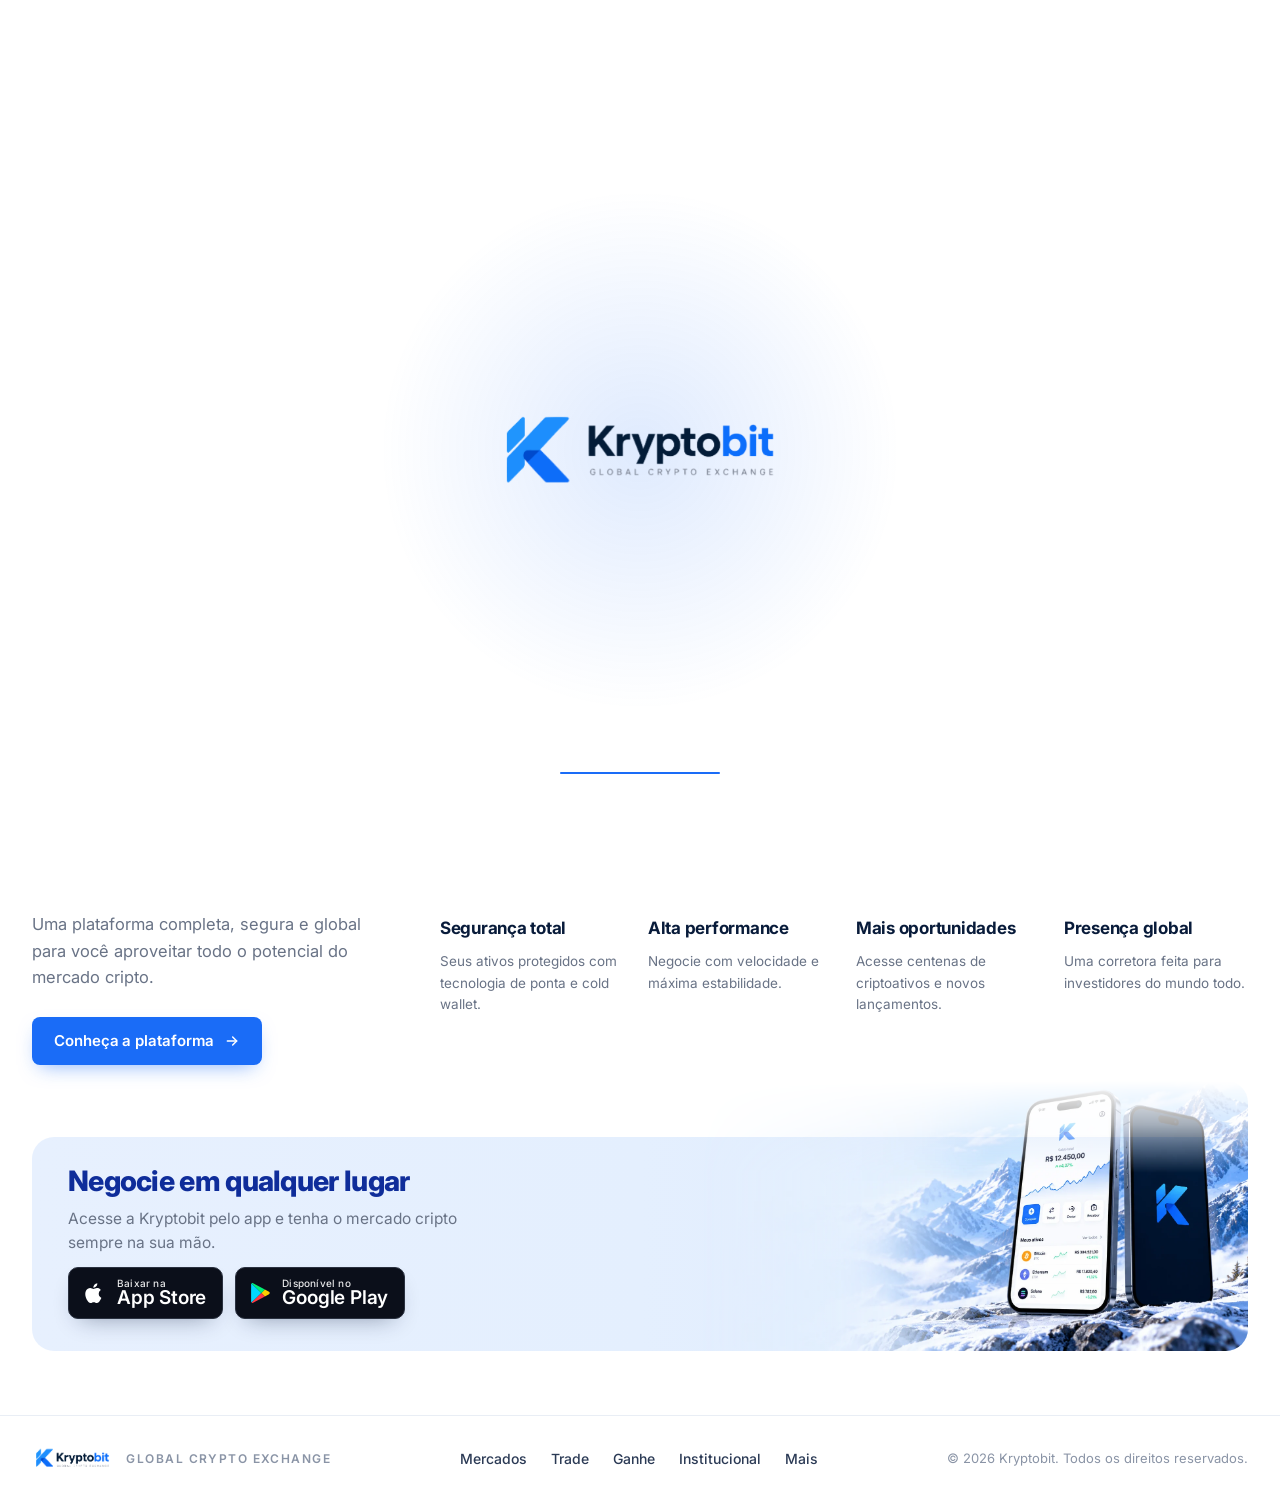
<file: index.html>
<!DOCTYPE html>
<html lang="pt-BR">
<head>
  <meta charset="UTF-8" />
  <meta name="viewport" content="width=device-width, initial-scale=1.0" />
  <title>Kryptobit — Global Crypto Exchange</title>
  <meta name="description" content="Compre, venda e negocie criptomoedas com segurança, velocidade e as menores taxas do mercado." />
  <link rel="icon" type="image/png" href="assets/kryptobit-symbol.png" />
  <link rel="preconnect" href="https://fonts.googleapis.com" />
  <link rel="preconnect" href="https://fonts.gstatic.com" crossorigin />
  <link href="https://fonts.googleapis.com/css2?family=Inter:wght@400;500;600;700;800&display=swap" rel="stylesheet" />
  <link rel="preload" as="image" href="assets/kryptobit-hero-devices.webp" type="image/webp" />
  <link rel="stylesheet" href="css/styles.css" />
</head>
<body>

  <!-- ============ PRELOADER ============ -->
  <div class="preloader" id="preloader" aria-hidden="true">
    <div class="preloader__logo">
      <span class="preloader__ring"></span>
      <img class="preloader__symbol" src="assets/kryptobit-symbol.png" alt="" width="326" height="342" />
      <span class="preloader__word"><img src="assets/kryptobit-wordmark.png" alt="" width="1003" height="279" /></span>
    </div>
    <div class="preloader__line"><span></span></div>
  </div>

  <!-- ============ CURSOR ============ -->
  <div class="cursor" id="cursor" aria-hidden="true"></div>

  <!-- ============ HEADER ============ -->
  <header class="header" id="header">
    <div class="container header__inner">
      <a href="index.html" class="header__logo" aria-label="Kryptobit — página inicial">
        <img src="assets/kryptobit-logo.png" alt="Kryptobit" width="1525" height="493" />
      </a>

      <nav class="nav" aria-label="Navegação principal">
        <a href="mercados.html" class="nav__link">Mercados</a>
        <a href="trade.html" class="nav__link">Trade</a>
        <a href="ganhe.html" class="nav__link">Ganhe</a>
        <a href="institucional.html" class="nav__link">Institucional</a>
        <a href="mais.html" class="nav__link nav__link--more">Mais
          <svg width="12" height="12" viewBox="0 0 24 24" fill="none" stroke="currentColor" stroke-width="2.2" stroke-linecap="round" stroke-linejoin="round"><path d="m6 9 6 6 6-6"/></svg>
        </a>
      </nav>

      <div class="header__actions">
        <a href="#entrar" class="btn btn--ghost btn--sm">Entrar</a>
        <a href="#criar-conta" class="btn btn--primary btn--sm">Criar conta</a>
        <button class="icon-btn" type="button" aria-label="Idioma">
          <svg width="22" height="22" viewBox="0 0 24 24" fill="none" stroke="currentColor" stroke-width="1.6" stroke-linecap="round" stroke-linejoin="round"><circle cx="12" cy="12" r="10"/><path d="M2 12h20"/><path d="M12 2a15.3 15.3 0 0 1 4 10 15.3 15.3 0 0 1-4 10 15.3 15.3 0 0 1-4-10 15.3 15.3 0 0 1 4-10z"/></svg>
        </button>
        <button class="burger" id="burger" type="button" aria-label="Abrir menu" aria-expanded="false" aria-controls="mobileMenu">
          <span></span><span></span>
        </button>
      </div>
    </div>

    <!-- Mobile menu -->
    <div class="mobile-menu" id="mobileMenu">
      <nav class="mobile-menu__nav" aria-label="Navegação mobile">
        <a href="mercados.html">Mercados</a>
        <a href="trade.html">Trade</a>
        <a href="ganhe.html">Ganhe</a>
        <a href="institucional.html">Institucional</a>
        <a href="mais.html">Mais</a>
      </nav>
      <div class="mobile-menu__actions">
        <a href="#entrar" class="btn btn--ghost">Entrar</a>
        <a href="#criar-conta" class="btn btn--primary">Criar conta</a>
      </div>
    </div>
  </header>

  <main>
    <!-- ============ HERO ============ -->
    <section class="hero" id="hero">
      <div class="hero__glow" aria-hidden="true"></div>
      <div class="container hero__inner">
        <div class="hero__content">
          <h1 class="hero__title">
            <span class="line"><span class="line__inner">O seu próximo</span></span>
            <span class="line"><span class="line__inner accent">nível financeiro</span></span>
            <span class="line"><span class="line__inner">começa aqui.</span></span>
          </h1>
          <p class="hero__sub reveal-up" data-delay="0.55">Compre, venda e negocie criptomoedas com segurança, velocidade e as menores taxas do mercado.</p>

          <div class="hero__cta reveal-up" data-delay="0.7">
            <a href="#criar-conta" class="btn btn--primary btn--lg">
              Criar conta gratuita
              <svg class="btn__arrow" width="18" height="18" viewBox="0 0 24 24" fill="none" stroke="currentColor" stroke-width="2.2" stroke-linecap="round" stroke-linejoin="round"><path d="M5 12h14"/><path d="m13 6 6 6-6 6"/></svg>
            </a>
            <a href="mercados.html" class="btn btn--outline btn--lg">Ver mercados</a>
          </div>

          <ul class="hero__perks reveal-up" data-delay="0.85">
            <li>
              <svg width="26" height="26" viewBox="0 0 24 24" fill="none" stroke="currentColor" stroke-width="1.6" stroke-linecap="round" stroke-linejoin="round"><path d="M20 13c0 5-3.5 7.5-7.66 8.95a1 1 0 0 1-.67-.01C7.5 20.5 4 18 4 13V6a1 1 0 0 1 1-1c2 0 4.5-1.2 6.24-2.72a1.17 1.17 0 0 1 1.52 0C14.51 3.81 17 5 19 5a1 1 0 0 1 1 1z"/><path d="m9 12 2 2 4-4"/></svg>
              <span><strong>Segurança</strong>de nível institucional</span>
            </li>
            <li>
              <svg width="26" height="26" viewBox="0 0 24 24" fill="none" stroke="currentColor" stroke-width="1.6" stroke-linecap="round" stroke-linejoin="round"><path d="M4 14a1 1 0 0 1-.78-1.63l9.9-10.2a.5.5 0 0 1 .86.46l-1.92 6.02A1 1 0 0 0 13 10h7a1 1 0 0 1 .78 1.63l-9.9 10.2a.5.5 0 0 1-.86-.46l1.92-6.02A1 1 0 0 0 11 14z"/></svg>
              <span><strong>Baixas taxas</strong>e alta liquidez</span>
            </li>
            <li>
              <svg width="26" height="26" viewBox="0 0 24 24" fill="none" stroke="currentColor" stroke-width="1.6" stroke-linecap="round" stroke-linejoin="round"><circle cx="12" cy="12" r="10"/><path d="M12 2a14.5 14.5 0 0 0 0 20 14.5 14.5 0 0 0 0-20"/><path d="M2 12h20"/></svg>
              <span><strong>Mais de 200</strong>criptomoedas</span>
            </li>
            <li>
              <svg width="26" height="26" viewBox="0 0 24 24" fill="none" stroke="currentColor" stroke-width="1.6" stroke-linecap="round" stroke-linejoin="round"><path d="M3 11h3a2 2 0 0 1 2 2v3a2 2 0 0 1-2 2H3z"/><path d="M21 11h-3a2 2 0 0 0-2 2v3a2 2 0 0 0 2 2h3z"/><path d="M3 11V9a9 9 0 0 1 18 0v2"/><path d="M21 16v1a3 3 0 0 1-3 3h-3"/></svg>
              <span><strong>Suporte 24/7</strong>em português</span>
            </li>
          </ul>
        </div>

        <div class="hero__visual" id="heroVisual">
          <picture>
            <source srcset="assets/kryptobit-hero-devices.webp" type="image/webp" />
            <img class="hero__devices" id="heroDevices" src="assets/kryptobit-hero-devices.png" alt="Dashboard da Kryptobit em um notebook e aplicativo da Kryptobit em um smartphone" width="1248" height="1000" decoding="async" fetchpriority="high" />
          </picture>
        </div>
      </div>
    </section>

    <!-- ============ TICKER ============ -->
    <section class="ticker" id="mercados" aria-label="Cotações">
      <div class="container">
        <div class="ticker__strip reveal-up draw">
          <ul class="ticker__track" id="tickerTrack">
            <li class="coin">
              <span class="coin__icon coin__icon--btc"><svg viewBox="0 0 24 24" width="20" height="20" fill="currentColor"><path d="M14.4 11.3c.9-.5 1.4-1.3 1.3-2.4-.2-1.6-1.5-2.1-3.1-2.3V4.4h-1.4v2.1h-1.1V4.4H8.7v2.1H6.4v1.5h1c.5 0 .7.3.7.7v6.3c0 .4-.2.6-.6.6h-1l-.3 1.6h2.4v2.2h1.4v-2.2h1.1v2.2h1.4v-2.2c2.2-.1 3.8-.8 4-2.9.2-1.6-.6-2.4-2.1-2.8zm-4.2-3.4c.9 0 2.9-.3 2.9 1.2s-2 1.2-2.9 1.2V7.9zm0 6.6v-2.7c1.1 0 3.5-.3 3.5 1.3s-2.4 1.4-3.5 1.4z"/></svg></span>
              <span class="coin__meta"><strong>Bitcoin</strong><small>BTC</small><em>R$ 384.521,00</em><b>+2,45%</b></span>
              <svg class="coin__spark" viewBox="0 0 90 36" preserveAspectRatio="none" aria-hidden="true"><defs><linearGradient id="sg" x1="0" x2="0" y1="0" y2="1"><stop offset="0" stop-color="#16A36A" stop-opacity=".22"/><stop offset="1" stop-color="#16A36A" stop-opacity="0"/></linearGradient></defs><path class="spark-fill" d="M0 30 L10 22 L18 26 L28 16 L38 20 L48 10 L58 15 L68 6 L78 12 L90 4 V36 H0 Z"/><path class="spark-line" d="M0 30 L10 22 L18 26 L28 16 L38 20 L48 10 L58 15 L68 6 L78 12 L90 4"/></svg>
            </li>
            <li class="coin">
              <span class="coin__icon coin__icon--eth"><svg viewBox="0 0 24 24" width="20" height="20" fill="currentColor"><path d="M12 2 5.5 12.4 12 16.2l6.5-3.8z" opacity=".85"/><path d="M5.5 13.6 12 22l6.5-8.4L12 17.4z"/></svg></span>
              <span class="coin__meta"><strong>Ethereum</strong><small>ETH</small><em>R$ 17.820,40</em><b>+1,32%</b></span>
              <svg class="coin__spark" viewBox="0 0 90 36" preserveAspectRatio="none" aria-hidden="true"><path class="spark-fill" d="M0 28 L12 24 L20 28 L30 18 L40 22 L50 12 L60 18 L70 8 L80 14 L90 6 V36 H0 Z"/><path class="spark-line" d="M0 28 L12 24 L20 28 L30 18 L40 22 L50 12 L60 18 L70 8 L80 14 L90 6"/></svg>
            </li>
            <li class="coin">
              <span class="coin__icon coin__icon--sol"><svg viewBox="0 0 24 24" width="18" height="18" fill="none" stroke="currentColor" stroke-width="2.4" stroke-linecap="round"><path d="M6 7h12l-2.5 3H3.5z"/><path d="M6 14h12l-2.5 3H3.5z" transform="translate(0 0)"/><path d="M18 10.5H6l2.5 3H20.5z"/></svg></span>
              <span class="coin__meta"><strong>Solana</strong><small>SOL</small><em>R$ 782,60</em><b>+5,21%</b></span>
              <svg class="coin__spark" viewBox="0 0 90 36" preserveAspectRatio="none" aria-hidden="true"><path class="spark-fill" d="M0 32 L10 26 L20 28 L30 20 L40 24 L50 14 L58 18 L68 8 L78 14 L90 4 V36 H0 Z"/><path class="spark-line" d="M0 32 L10 26 L20 28 L30 20 L40 24 L50 14 L58 18 L68 8 L78 14 L90 4"/></svg>
            </li>
            <li class="coin">
              <span class="coin__icon coin__icon--bnb"><svg viewBox="0 0 24 24" width="20" height="20" fill="currentColor"><path d="m12 4 2.6 2.6-4.4 4.4-2.6-2.6zM4 12l2.6-2.6 2.6 2.6-2.6 2.6zm8 0 2.6-2.6L17.2 12l-2.6 2.6zm4.8 0 2.6-2.6L22 12l-2.6 2.6zm-4.8 8-2.6-2.6 4.4-4.4 2.6 2.6z" transform="translate(-1 0)"/></svg></span>
              <span class="coin__meta"><strong>BNB</strong><small>BNB</small><em>R$ 3.412,30</em><b>+0,98%</b></span>
              <svg class="coin__spark" viewBox="0 0 90 36" preserveAspectRatio="none" aria-hidden="true"><path class="spark-fill" d="M0 30 L12 24 L22 26 L32 16 L42 20 L52 10 L62 16 L72 8 L82 12 L90 6 V36 H0 Z"/><path class="spark-line" d="M0 30 L12 24 L22 26 L32 16 L42 20 L52 10 L62 16 L72 8 L82 12 L90 6"/></svg>
            </li>
            <li class="coin">
              <span class="coin__icon coin__icon--xrp"><svg viewBox="0 0 24 24" width="20" height="20" fill="none" stroke="currentColor" stroke-width="2.2" stroke-linecap="round"><path d="M5 5h2.5l3 3a2.1 2.1 0 0 0 3 0l3-3H19"/><path d="M5 19h2.5l3-3a2.1 2.1 0 0 1 3 0l3 3H19"/></svg></span>
              <span class="coin__meta"><strong>XRP</strong><small>XRP</small><em>R$ 3,21</em><b>+3,14%</b></span>
              <svg class="coin__spark" viewBox="0 0 90 36" preserveAspectRatio="none" aria-hidden="true"><path class="spark-fill" d="M0 30 L10 22 L20 26 L30 18 L40 22 L50 12 L60 16 L70 6 L80 12 L90 4 V36 H0 Z"/><path class="spark-line" d="M0 30 L10 22 L20 26 L30 18 L40 22 L50 12 L60 16 L70 6 L80 12 L90 4"/></svg>
            </li>
          </ul>
        </div>
      </div>
    </section>

    <!-- ============ WHY ============ -->
    <section class="why" id="institucional">
      <div class="container why__inner">
        <div class="why__intro">
          <h2 class="why__title split-words">Por que escolher<br>a <span class="accent">Kryptobit?</span></h2>
          <p class="why__text text-reveal">Uma plataforma completa, segura e global para você aproveitar todo o potencial do mercado cripto.</p>
          <a href="trade.html" class="btn btn--primary reveal-up" data-delay="0.2">
            Conheça a plataforma
            <svg class="btn__arrow" width="16" height="16" viewBox="0 0 24 24" fill="none" stroke="currentColor" stroke-width="2.2" stroke-linecap="round" stroke-linejoin="round"><path d="M5 12h14"/><path d="m13 6 6 6-6 6"/></svg>
          </a>
        </div>

        <ul class="features">
          <li class="feature reveal-up" data-delay="0.1">
            <span class="feature__icon"><svg width="26" height="26" viewBox="0 0 24 24" fill="none" stroke="currentColor" stroke-width="1.8" stroke-linecap="round" stroke-linejoin="round"><rect x="4" y="10" width="16" height="11" rx="2.5"/><path d="M8 10V7a4 4 0 0 1 8 0v3"/><circle cx="12" cy="15.5" r="1.2" fill="currentColor"/></svg></span>
            <h3>Segurança total</h3>
            <p>Seus ativos protegidos com tecnologia de ponta e cold wallet.</p>
          </li>
          <li class="feature reveal-up" data-delay="0.2">
            <span class="feature__icon"><svg width="26" height="26" viewBox="0 0 24 24" fill="none" stroke="currentColor" stroke-width="1.8" stroke-linecap="round" stroke-linejoin="round"><path d="M13 2 4 14h7l-1 8 9-12h-7z"/></svg></span>
            <h3>Alta performance</h3>
            <p>Negocie com velocidade e máxima estabilidade.</p>
          </li>
          <li class="feature reveal-up" data-delay="0.3">
            <span class="feature__icon"><svg width="26" height="26" viewBox="0 0 24 24" fill="none" stroke="currentColor" stroke-width="1.8" stroke-linecap="round" stroke-linejoin="round"><rect x="4" y="13" width="4" height="7" rx="1"/><rect x="10" y="8" width="4" height="12" rx="1"/><rect x="16" y="4" width="4" height="16" rx="1"/></svg></span>
            <h3>Mais oportunidades</h3>
            <p>Acesse centenas de criptoativos e novos lançamentos.</p>
          </li>
          <li class="feature reveal-up" data-delay="0.4">
            <span class="feature__icon"><svg width="26" height="26" viewBox="0 0 24 24" fill="none" stroke="currentColor" stroke-width="1.8" stroke-linecap="round" stroke-linejoin="round"><circle cx="12" cy="12" r="9"/><path d="M3 12h18"/><path d="M12 3a13.5 13.5 0 0 1 0 18a13.5 13.5 0 0 1 0-18"/></svg></span>
            <h3>Presença global</h3>
            <p>Uma corretora feita para investidores do mundo todo.</p>
          </li>
        </ul>
      </div>
    </section>

    <!-- ============ APP BANNER ============ -->
    <section class="app" id="ganhe">
      <div class="container">
        <div class="app__banner reveal-up">
          <div class="app__content">
            <h2 class="app__title split-words">Negocie em qualquer lugar</h2>
            <p class="app__text">Acesse a Kryptobit pelo app e tenha o mercado cripto sempre na sua mão.</p>
          </div>
          <div class="app__badges">
            <a href="#app-store" class="store-badge" aria-label="Baixar na App Store">
              <svg viewBox="0 0 24 24" width="26" height="26" fill="currentColor" aria-hidden="true"><path d="M16.37 12.63c-.02-2.3 1.88-3.4 1.97-3.46-1.07-1.57-2.74-1.78-3.33-1.81-1.42-.14-2.77.84-3.49.84-.72 0-1.83-.82-3.01-.8-1.55.02-2.98.9-3.78 2.29-1.61 2.8-.41 6.93 1.16 9.2.77 1.11 1.68 2.36 2.87 2.31 1.15-.05 1.59-.75 2.98-.75s1.78.75 3 .72c1.24-.02 2.03-1.13 2.79-2.25.88-1.29 1.24-2.54 1.26-2.6-.03-.01-2.41-.93-2.42-3.69zM14.1 5.86c.63-.77 1.06-1.84.94-2.9-.91.04-2.02.61-2.67 1.37-.58.68-1.1 1.77-.96 2.81 1.02.08 2.05-.52 2.69-1.28z"/></svg>
              <span><small>Baixar na</small><strong>App Store</strong></span>
            </a>
            <a href="#google-play" class="store-badge" aria-label="Disponível no Google Play">
              <svg viewBox="0 0 24 24" width="24" height="24" aria-hidden="true"><path fill="#00D7FE" d="M3.6 2.4 13.4 12 3.6 21.6c-.3-.2-.5-.6-.5-1V3.4c0-.4.2-.8.5-1z"/><path fill="#FFCE00" d="m16.9 15.5-3.5-3.5 3.5-3.5 4.1 2.3c1 .6 1 1.8 0 2.4z"/><path fill="#FF3A44" d="M16.9 15.5 13.4 12 3.6 21.6c.4.3 1 .4 1.5.1z"/><path fill="#00F076" d="m16.9 8.5-11.8-6.2c-.5-.3-1.1-.2-1.5.1L13.4 12z"/></svg>
              <span><small>Disponível no</small><strong>Google Play</strong></span>
            </a>
          </div>
          <div class="app__visual">
            <picture>
              <source srcset="assets/kryptobit-app-banner.webp" type="image/webp" />
              <img src="assets/kryptobit-app-banner.png" alt="" aria-hidden="true" width="1672" height="823" loading="lazy" decoding="async" />
            </picture>
          </div>
        </div>
      </div>
    </section>
  </main>

  <!-- ============ FOOTER ============ -->
  <footer class="footer">
    <div class="container footer__inner">
      <div class="footer__brand">
        <img src="assets/kryptobit-logo.png" alt="Kryptobit" width="1525" height="493" loading="lazy" />
        <p>Global Crypto Exchange</p>
      </div>
      <nav class="footer__nav" aria-label="Rodapé">
        <a href="mercados.html">Mercados</a>
        <a href="trade.html">Trade</a>
        <a href="ganhe.html">Ganhe</a>
        <a href="institucional.html">Institucional</a>
        <a href="mais.html">Mais</a>
      </nav>
      <p class="footer__copy">© 2026 Kryptobit. Todos os direitos reservados.</p>
    </div>
  </footer>

  <script src="js/main.js" defer></script>
</body>
</html>
</file>
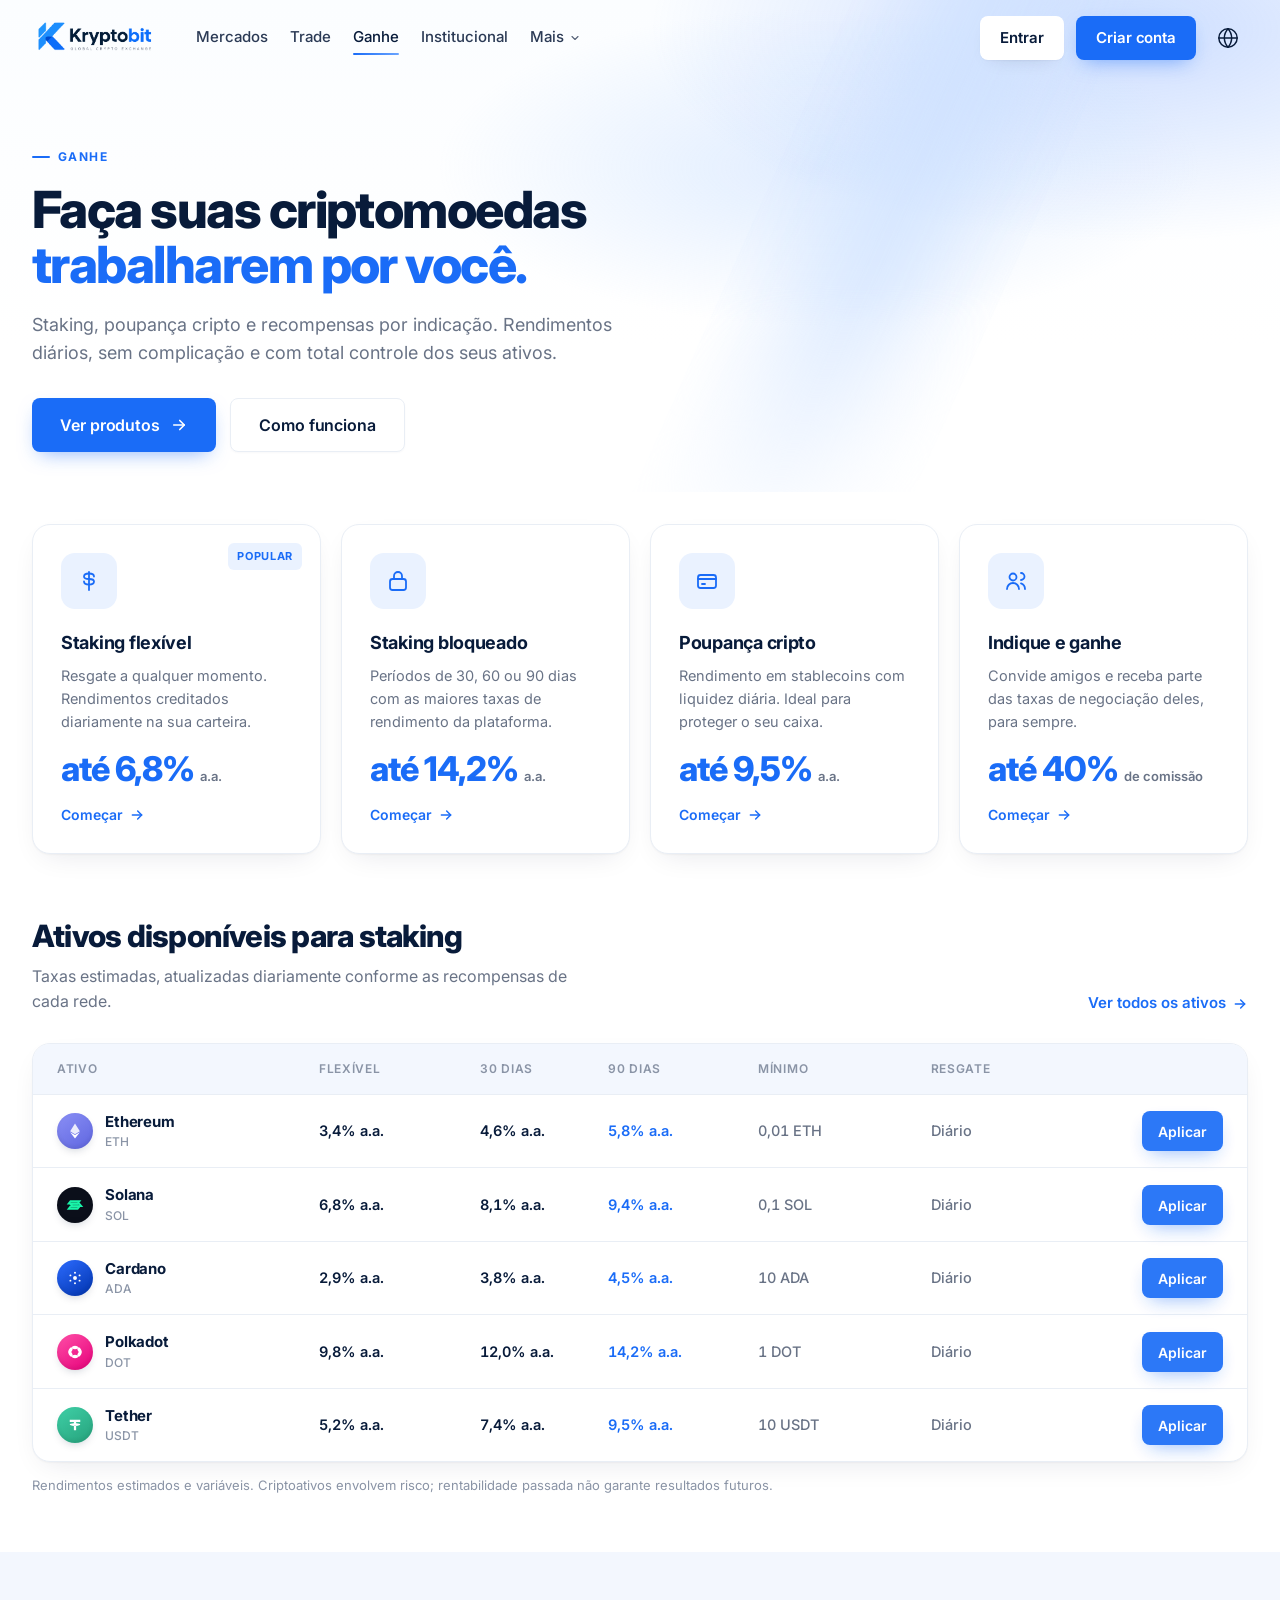
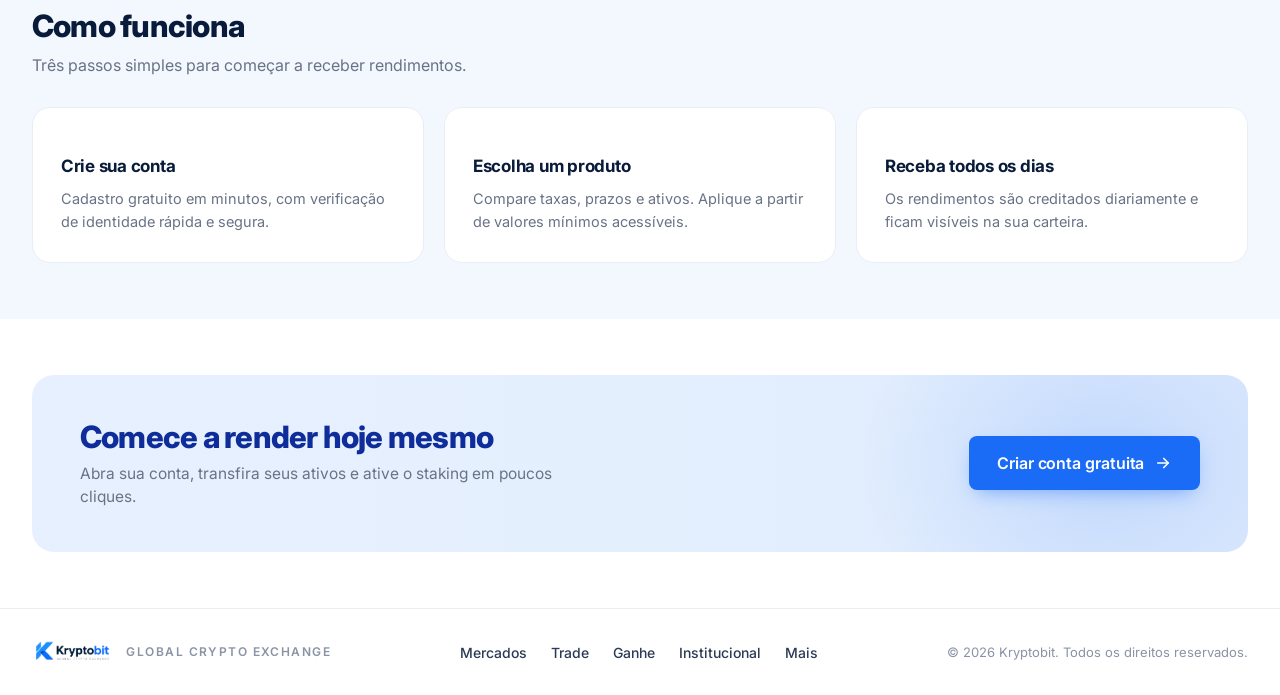
<file: ganhe.html>
<!DOCTYPE html>
<html lang="pt-BR">
<head>
  <meta charset="UTF-8" />
  <meta name="viewport" content="width=device-width, initial-scale=1.0" />
  <title>Ganhe — Kryptobit</title>
  <meta name="description" content="Coloque suas criptomoedas para render com staking, poupança cripto e programa de indicação da Kryptobit." />
  <link rel="icon" type="image/png" href="assets/kryptobit-symbol.png" />
  <link rel="preconnect" href="https://fonts.googleapis.com" />
  <link rel="preconnect" href="https://fonts.gstatic.com" crossorigin />
  <link href="https://fonts.googleapis.com/css2?family=Inter:wght@400;500;600;700;800&display=swap" rel="stylesheet" />
  
  <link rel="stylesheet" href="css/styles.css" />
</head>
<body>

  <!-- ============ CURSOR ============ -->
  <div class="cursor" id="cursor" aria-hidden="true"></div>

  <!-- ============ HEADER ============ -->
  <header class="header" id="header">
    <div class="container header__inner">
      <a href="index.html" class="header__logo" aria-label="Kryptobit — página inicial">
        <img src="assets/kryptobit-logo.png" alt="Kryptobit" width="1525" height="493" />
      </a>

      <nav class="nav" aria-label="Navegação principal">
        <a href="mercados.html" class="nav__link">Mercados</a>
        <a href="trade.html" class="nav__link">Trade</a>
        <a href="ganhe.html" class="nav__link" aria-current="page">Ganhe</a>
        <a href="institucional.html" class="nav__link">Institucional</a>
        <a href="mais.html" class="nav__link nav__link--more">Mais
          <svg width="12" height="12" viewBox="0 0 24 24" fill="none" stroke="currentColor" stroke-width="2.2" stroke-linecap="round" stroke-linejoin="round"><path d="m6 9 6 6 6-6"/></svg>
        </a>
      </nav>

      <div class="header__actions">
        <a href="#entrar" class="btn btn--ghost btn--sm">Entrar</a>
        <a href="#criar-conta" class="btn btn--primary btn--sm">Criar conta</a>
        <button class="icon-btn" type="button" aria-label="Idioma">
          <svg width="22" height="22" viewBox="0 0 24 24" fill="none" stroke="currentColor" stroke-width="1.6" stroke-linecap="round" stroke-linejoin="round"><circle cx="12" cy="12" r="10"/><path d="M2 12h20"/><path d="M12 2a15.3 15.3 0 0 1 4 10 15.3 15.3 0 0 1-4 10 15.3 15.3 0 0 1-4-10 15.3 15.3 0 0 1 4-10z"/></svg>
        </button>
        <button class="burger" id="burger" type="button" aria-label="Abrir menu" aria-expanded="false" aria-controls="mobileMenu">
          <span></span><span></span>
        </button>
      </div>
    </div>

    <!-- Mobile menu -->
    <div class="mobile-menu" id="mobileMenu">
      <nav class="mobile-menu__nav" aria-label="Navegação mobile">
        <a href="mercados.html">Mercados</a>
        <a href="trade.html">Trade</a>
        <a href="ganhe.html">Ganhe</a>
        <a href="institucional.html">Institucional</a>
        <a href="mais.html">Mais</a>
      </nav>
      <div class="mobile-menu__actions">
        <a href="#entrar" class="btn btn--ghost">Entrar</a>
        <a href="#criar-conta" class="btn btn--primary">Criar conta</a>
      </div>
    </div>
  </header>

  <main>
    <!-- ============ PAGE HERO ============ -->
    <section class="page-hero">
      <div class="hero__glow" aria-hidden="true"></div>
      <div class="container">
        <div class="page-hero__inner">
          <span class="eyebrow reveal-up">Ganhe</span>
          <h1 class="page-title">
            <span class="line"><span class="line__inner">Faça suas criptomoedas</span></span>
            <span class="line"><span class="line__inner"><span class="accent">trabalharem por você.</span></span></span>
          </h1>
          <p class="page-lead text-reveal">Staking, poupança cripto e recompensas por indicação. Rendimentos diários, sem complicação e com total controle dos seus ativos.</p>
          <div class="page-actions reveal-up" data-delay="0.25">
            <a href="#produtos" class="btn btn--primary btn--lg">Ver produtos
              <svg class="btn__arrow" width="18" height="18" viewBox="0 0 24 24" fill="none" stroke="currentColor" stroke-width="2.2" stroke-linecap="round" stroke-linejoin="round"><path d="M5 12h14"/><path d="m13 6 6 6-6 6"/></svg>
            </a>
            <a href="#como-funciona" class="btn btn--outline btn--lg">Como funciona</a>
          </div>
        </div>
      </div>
    </section>

    <!-- ============ PRODUCTS ============ -->
    <section class="section section--tight" id="produtos">
      <div class="container">
        <ul class="cards">
          <li class="card earn-card reveal-up">
            <span class="card__badge">Popular</span>
            <span class="feature__icon"><svg viewBox="0 0 24 24" fill="none" stroke="currentColor" stroke-width="1.8" stroke-linecap="round" stroke-linejoin="round"><path d="M12 3v18"/><path d="M17 7.5c0-1.9-2.2-3-5-3s-5 1.1-5 3 2.2 2.5 5 2.5 5 .6 5 2.5-2.2 3-5 3-5-1.1-5-3"/></svg></span>
            <h3>Staking flexível</h3>
            <p>Resgate a qualquer momento. Rendimentos creditados diariamente na sua carteira.</p>
            <div class="apy"><strong>até 6,8%</strong><span>a.a.</span></div>
            <a href="#criar-conta" class="link-arrow">Começar <svg width="16" height="16" viewBox="0 0 24 24" fill="none" stroke="currentColor" stroke-width="2.2" stroke-linecap="round" stroke-linejoin="round"><path d="M5 12h14"/><path d="m13 6 6 6-6 6"/></svg></a>
          </li>
          <li class="card earn-card reveal-up" data-delay="0.08">
            <span class="feature__icon"><svg viewBox="0 0 24 24" fill="none" stroke="currentColor" stroke-width="1.8" stroke-linecap="round" stroke-linejoin="round"><rect x="4" y="10" width="16" height="11" rx="2.5"/><path d="M8 10V7a4 4 0 0 1 8 0v3"/></svg></span>
            <h3>Staking bloqueado</h3>
            <p>Períodos de 30, 60 ou 90 dias com as maiores taxas de rendimento da plataforma.</p>
            <div class="apy"><strong>até 14,2%</strong><span>a.a.</span></div>
            <a href="#criar-conta" class="link-arrow">Começar <svg width="16" height="16" viewBox="0 0 24 24" fill="none" stroke="currentColor" stroke-width="2.2" stroke-linecap="round" stroke-linejoin="round"><path d="M5 12h14"/><path d="m13 6 6 6-6 6"/></svg></a>
          </li>
          <li class="card earn-card reveal-up" data-delay="0.16">
            <span class="feature__icon"><svg viewBox="0 0 24 24" fill="none" stroke="currentColor" stroke-width="1.8" stroke-linecap="round" stroke-linejoin="round"><path d="M3 10h18"/><rect x="3" y="6" width="18" height="13" rx="2.5"/><path d="M7 15h3"/></svg></span>
            <h3>Poupança cripto</h3>
            <p>Rendimento em stablecoins com liquidez diária. Ideal para proteger o seu caixa.</p>
            <div class="apy"><strong>até 9,5%</strong><span>a.a.</span></div>
            <a href="#criar-conta" class="link-arrow">Começar <svg width="16" height="16" viewBox="0 0 24 24" fill="none" stroke="currentColor" stroke-width="2.2" stroke-linecap="round" stroke-linejoin="round"><path d="M5 12h14"/><path d="m13 6 6 6-6 6"/></svg></a>
          </li>
          <li class="card earn-card reveal-up" data-delay="0.24">
            <span class="feature__icon"><svg viewBox="0 0 24 24" fill="none" stroke="currentColor" stroke-width="1.8" stroke-linecap="round" stroke-linejoin="round"><circle cx="9" cy="8" r="3.5"/><path d="M3 20a6 6 0 0 1 12 0"/><path d="M17 4a3.5 3.5 0 0 1 0 7"/><path d="M21 20a6 6 0 0 0-4-5.6"/></svg></span>
            <h3>Indique e ganhe</h3>
            <p>Convide amigos e receba parte das taxas de negociação deles, para sempre.</p>
            <div class="apy"><strong>até 40%</strong><span>de comissão</span></div>
            <a href="#criar-conta" class="link-arrow">Começar <svg width="16" height="16" viewBox="0 0 24 24" fill="none" stroke="currentColor" stroke-width="2.2" stroke-linecap="round" stroke-linejoin="round"><path d="M5 12h14"/><path d="m13 6 6 6-6 6"/></svg></a>
          </li>
        </ul>
      </div>
    </section>

    <!-- ============ RATES TABLE ============ -->
    <section class="section" style="padding-top:8px">
      <div class="container">
        <div class="section__head reveal-up">
          <div>
            <h2 class="section__title split-words">Ativos disponíveis para staking</h2>
            <p class="section__text text-reveal">Taxas estimadas, atualizadas diariamente conforme as recompensas de cada rede.</p>
          </div>
          <a href="mercados.html" class="link-arrow">Ver todos os ativos <svg width="16" height="16" viewBox="0 0 24 24" fill="none" stroke="currentColor" stroke-width="2.2" stroke-linecap="round" stroke-linejoin="round"><path d="M5 12h14"/><path d="m13 6 6 6-6 6"/></svg></a>
        </div>
        <div class="market reveal-up draw" data-delay="0.1">
          <div class="market-head" aria-hidden="true">
            <span>Ativo</span><span>Flexível</span><span>30 dias</span><span>90 dias</span><span>Mínimo</span><span>Resgate</span><span></span>
          </div>
          <div class="market-row">
            <div class="asset"><span class="coin__icon coin__icon--eth"><svg viewBox="0 0 24 24" fill="currentColor"><path d="M12 2 5.5 12.4 12 16.2l6.5-3.8z" opacity=".85"/><path d="M5.5 13.6 12 22l6.5-8.4L12 17.4z"/></svg></span><span><strong>Ethereum</strong><small>ETH</small></span></div>
            <span class="num">3,4% a.a.</span><span class="num">4,6% a.a.</span><span class="num" style="color:var(--blue)">5,8% a.a.</span>
            <span class="num num--muted">0,01 ETH</span><span class="num num--muted">Diário</span>
            <a href="#criar-conta" class="btn btn--primary">Aplicar</a>
          </div>
          <div class="market-row">
            <div class="asset"><span class="coin__icon coin__icon--sol"><svg viewBox="0 0 24 24" fill="none" stroke="currentColor" stroke-width="2.4" stroke-linecap="round"><path d="M6 7h12l-2.5 3H3.5z"/><path d="M6 14h12l-2.5 3H3.5z"/><path d="M18 10.5H6l2.5 3H20.5z"/></svg></span><span><strong>Solana</strong><small>SOL</small></span></div>
            <span class="num">6,8% a.a.</span><span class="num">8,1% a.a.</span><span class="num" style="color:var(--blue)">9,4% a.a.</span>
            <span class="num num--muted">0,1 SOL</span><span class="num num--muted">Diário</span>
            <a href="#criar-conta" class="btn btn--primary">Aplicar</a>
          </div>
          <div class="market-row">
            <div class="asset"><span class="coin__icon coin__icon--ada"><svg viewBox="0 0 24 24" fill="currentColor"><circle cx="12" cy="12" r="2.6"/><circle cx="12" cy="5" r="1.3"/><circle cx="12" cy="19" r="1.3"/><circle cx="5.9" cy="8.5" r="1.3"/><circle cx="18.1" cy="8.5" r="1.3"/><circle cx="5.9" cy="15.5" r="1.3"/><circle cx="18.1" cy="15.5" r="1.3"/></svg></span><span><strong>Cardano</strong><small>ADA</small></span></div>
            <span class="num">2,9% a.a.</span><span class="num">3,8% a.a.</span><span class="num" style="color:var(--blue)">4,5% a.a.</span>
            <span class="num num--muted">10 ADA</span><span class="num num--muted">Diário</span>
            <a href="#criar-conta" class="btn btn--primary">Aplicar</a>
          </div>
          <div class="market-row">
            <div class="asset"><span class="coin__icon coin__icon--dot"><svg viewBox="0 0 24 24" fill="currentColor"><ellipse cx="12" cy="6" rx="4" ry="2.2"/><ellipse cx="12" cy="18" rx="4" ry="2.2"/><ellipse cx="6" cy="9.5" rx="4" ry="2.2" transform="rotate(-60 6 9.5)"/><ellipse cx="18" cy="14.5" rx="4" ry="2.2" transform="rotate(-60 18 14.5)"/><ellipse cx="6" cy="14.5" rx="4" ry="2.2" transform="rotate(60 6 14.5)"/><ellipse cx="18" cy="9.5" rx="4" ry="2.2" transform="rotate(60 18 9.5)"/></svg></span><span><strong>Polkadot</strong><small>DOT</small></span></div>
            <span class="num">9,8% a.a.</span><span class="num">12,0% a.a.</span><span class="num" style="color:var(--blue)">14,2% a.a.</span>
            <span class="num num--muted">1 DOT</span><span class="num num--muted">Diário</span>
            <a href="#criar-conta" class="btn btn--primary">Aplicar</a>
          </div>
          <div class="market-row">
            <div class="asset"><span class="coin__icon coin__icon--usdt"><svg viewBox="0 0 24 24" fill="currentColor"><path d="M5 5h14v3h-5.5v1.6c3.2.2 5.5.9 5.5 1.8s-2.3 1.6-5.5 1.8V19h-3v-5.8C7.3 13 5 12.3 5 11.4s2.3-1.6 5.5-1.8V8H5zm5.5 5.4v1.9c.5 0 1 .1 1.5.1s1 0 1.5-.1v-1.9c1.9.1 3.3.4 3.3.8s-1.4.7-3.3.8v-.1c-.5 0-1 .1-1.5.1s-1 0-1.5-.1v.1c-1.9-.1-3.3-.4-3.3-.8s1.4-.7 3.3-.8z"/></svg></span><span><strong>Tether</strong><small>USDT</small></span></div>
            <span class="num">5,2% a.a.</span><span class="num">7,4% a.a.</span><span class="num" style="color:var(--blue)">9,5% a.a.</span>
            <span class="num num--muted">10 USDT</span><span class="num num--muted">Diário</span>
            <a href="#criar-conta" class="btn btn--primary">Aplicar</a>
          </div>
        </div>
        <p class="reveal-up" style="margin-top:14px;font-size:13px;color:var(--muted-2)">Rendimentos estimados e variáveis. Criptoativos envolvem risco; rentabilidade passada não garante resultados futuros.</p>
      </div>
    </section>

    <!-- ============ HOW IT WORKS ============ -->
    <section class="section section--soft" id="como-funciona">
      <div class="container">
        <div class="section__head reveal-up">
          <div>
            <h2 class="section__title split-words">Como funciona</h2>
            <p class="section__text text-reveal">Três passos simples para começar a receber rendimentos.</p>
          </div>
        </div>
        <ol class="steps">
          <li class="step reveal-up"><h3>Crie sua conta</h3><p>Cadastro gratuito em minutos, com verificação de identidade rápida e segura.</p></li>
          <li class="step reveal-up" data-delay="0.1"><h3>Escolha um produto</h3><p>Compare taxas, prazos e ativos. Aplique a partir de valores mínimos acessíveis.</p></li>
          <li class="step reveal-up" data-delay="0.2"><h3>Receba todos os dias</h3><p>Os rendimentos são creditados diariamente e ficam visíveis na sua carteira.</p></li>
        </ol>
      </div>
    </section>

    <!-- ============ CTA ============ -->
    <section class="section">
      <div class="container">
        <div class="cta-band reveal-up">
          <div>
            <h2 class="split-words">Comece a render hoje mesmo</h2>
            <p>Abra sua conta, transfira seus ativos e ative o staking em poucos cliques.</p>
          </div>
          <div class="page-actions">
            <a href="#criar-conta" class="btn btn--primary btn--lg">Criar conta gratuita
              <svg class="btn__arrow" width="18" height="18" viewBox="0 0 24 24" fill="none" stroke="currentColor" stroke-width="2.2" stroke-linecap="round" stroke-linejoin="round"><path d="M5 12h14"/><path d="m13 6 6 6-6 6"/></svg>
            </a>
          </div>
        </div>
      </div>
    </section>
  </main>

  <!-- ============ FOOTER ============ -->
  <footer class="footer">
    <div class="container footer__inner">
      <div class="footer__brand">
        <img src="assets/kryptobit-logo.png" alt="Kryptobit" width="1525" height="493" loading="lazy" />
        <p>Global Crypto Exchange</p>
      </div>
      <nav class="footer__nav" aria-label="Rodapé">
        <a href="mercados.html">Mercados</a>
        <a href="trade.html">Trade</a>
        <a href="ganhe.html">Ganhe</a>
        <a href="institucional.html">Institucional</a>
        <a href="mais.html">Mais</a>
      </nav>
      <p class="footer__copy">© 2026 Kryptobit. Todos os direitos reservados.</p>
    </div>
  </footer>

  <script src="js/main.js" defer></script>
</body>
</html>
</file>
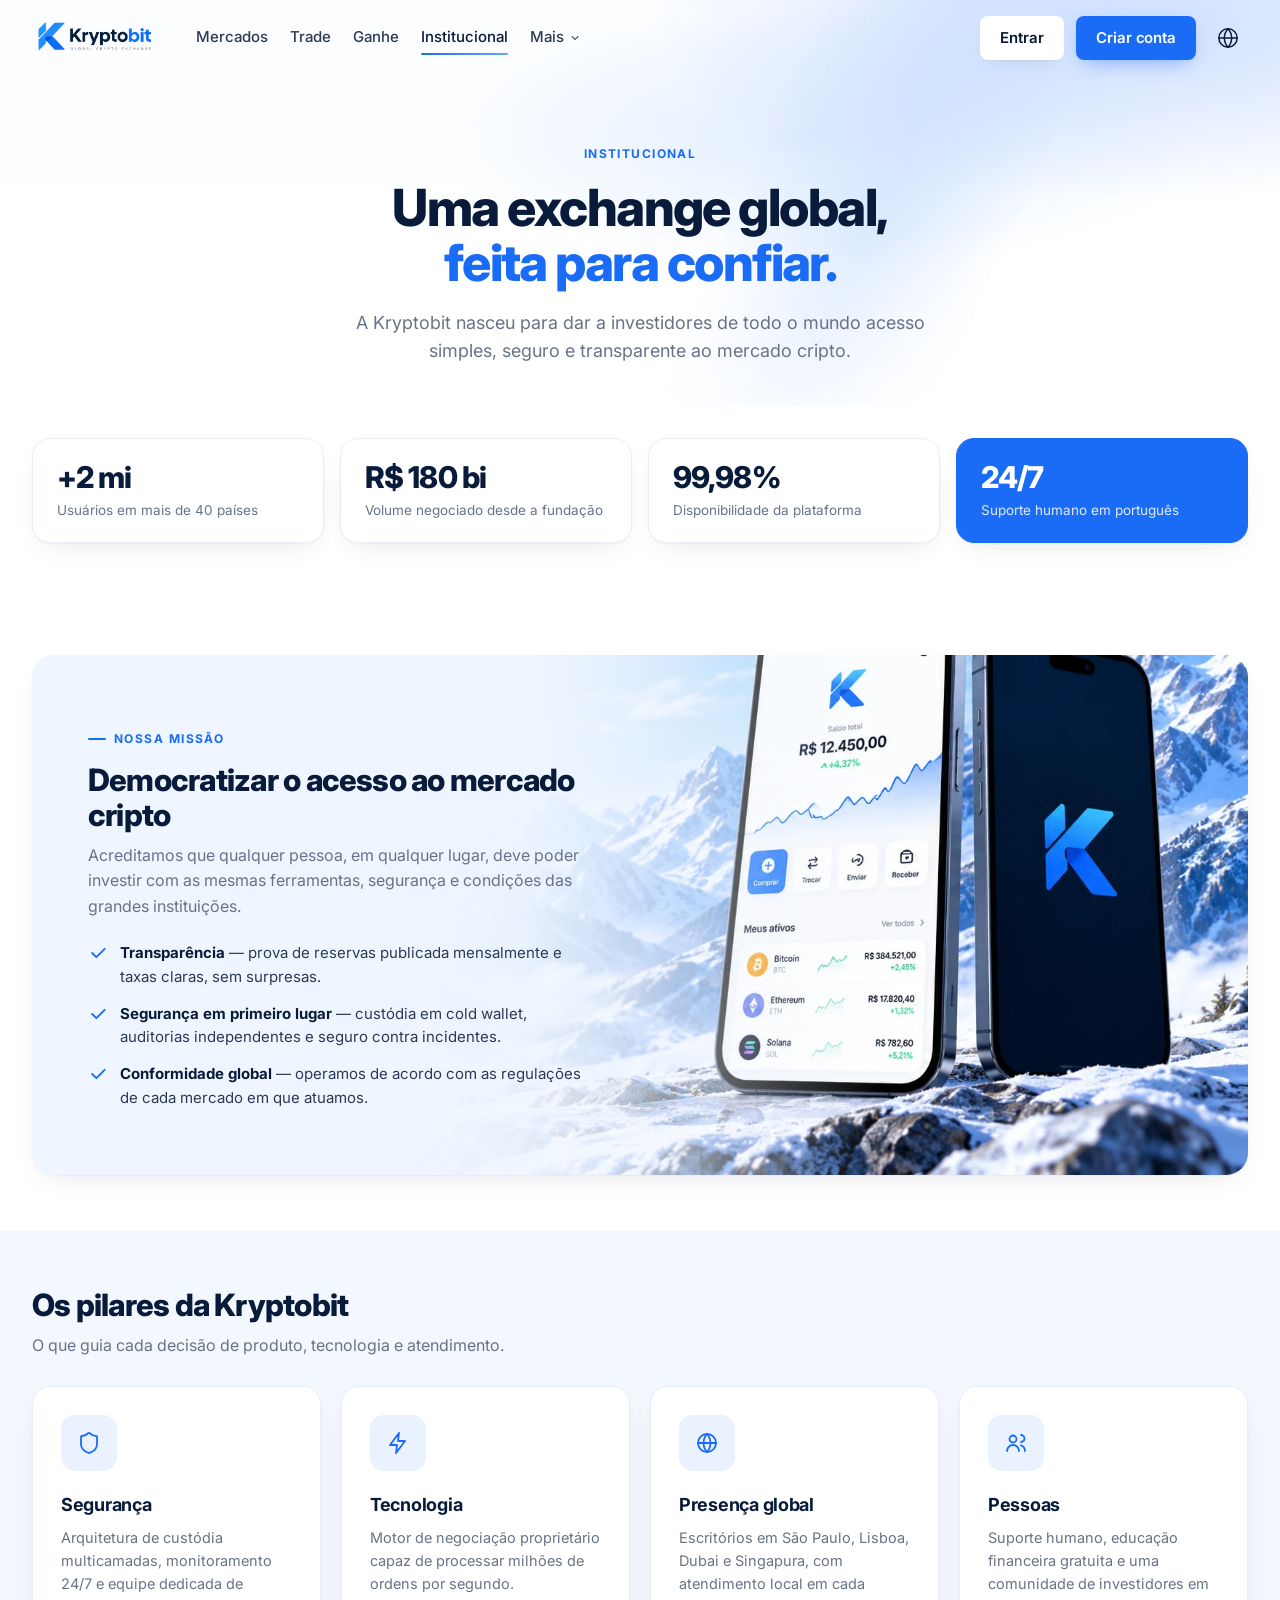
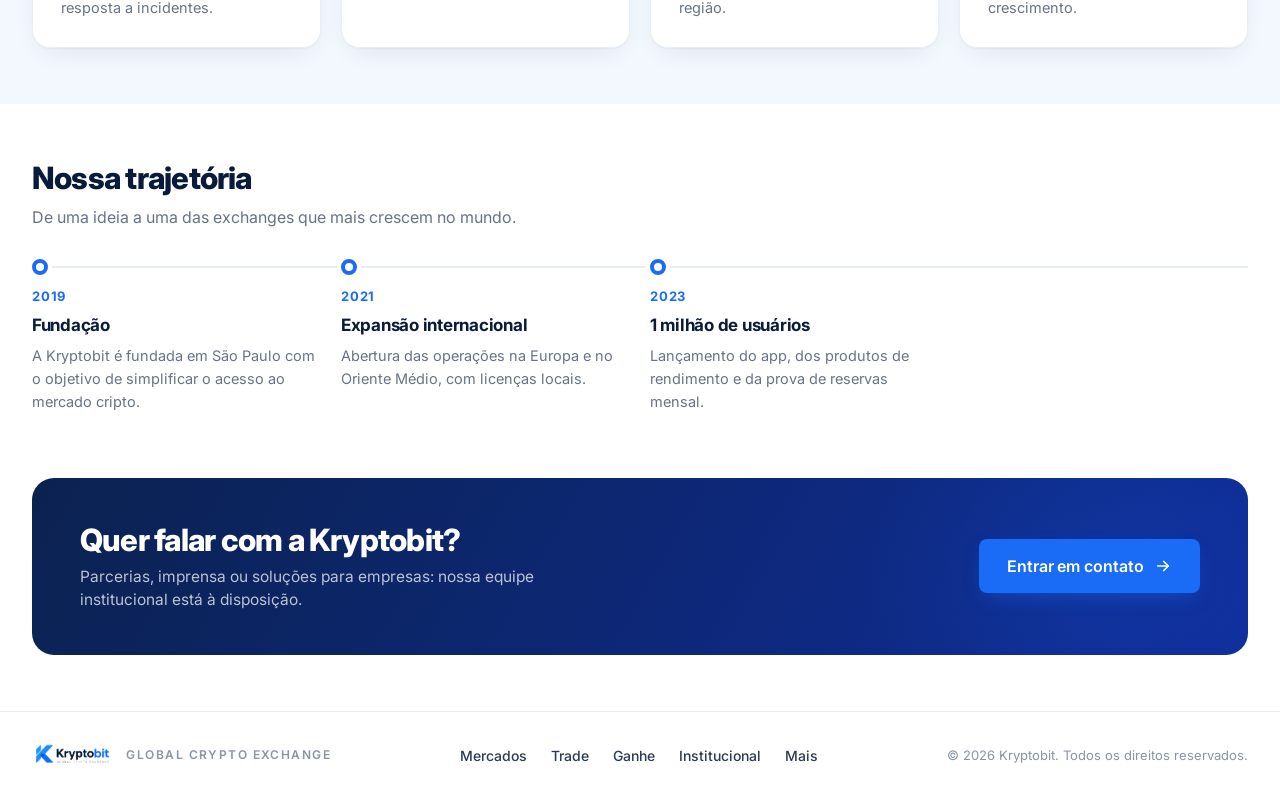
<file: institucional.html>
<!DOCTYPE html>
<html lang="pt-BR">
<head>
  <meta charset="UTF-8" />
  <meta name="viewport" content="width=device-width, initial-scale=1.0" />
  <title>Institucional — Kryptobit</title>
  <meta name="description" content="Conheça a Kryptobit: uma exchange global de criptomoedas construída sobre segurança, transparência e tecnologia." />
  <link rel="icon" type="image/png" href="assets/kryptobit-symbol.png" />
  <link rel="preconnect" href="https://fonts.googleapis.com" />
  <link rel="preconnect" href="https://fonts.gstatic.com" crossorigin />
  <link href="https://fonts.googleapis.com/css2?family=Inter:wght@400;500;600;700;800&display=swap" rel="stylesheet" />
  
  <link rel="stylesheet" href="css/styles.css" />
</head>
<body>

  <!-- ============ CURSOR ============ -->
  <div class="cursor" id="cursor" aria-hidden="true"></div>

  <!-- ============ HEADER ============ -->
  <header class="header" id="header">
    <div class="container header__inner">
      <a href="index.html" class="header__logo" aria-label="Kryptobit — página inicial">
        <img src="assets/kryptobit-logo.png" alt="Kryptobit" width="1525" height="493" />
      </a>

      <nav class="nav" aria-label="Navegação principal">
        <a href="mercados.html" class="nav__link">Mercados</a>
        <a href="trade.html" class="nav__link">Trade</a>
        <a href="ganhe.html" class="nav__link">Ganhe</a>
        <a href="institucional.html" class="nav__link" aria-current="page">Institucional</a>
        <a href="mais.html" class="nav__link nav__link--more">Mais
          <svg width="12" height="12" viewBox="0 0 24 24" fill="none" stroke="currentColor" stroke-width="2.2" stroke-linecap="round" stroke-linejoin="round"><path d="m6 9 6 6 6-6"/></svg>
        </a>
      </nav>

      <div class="header__actions">
        <a href="#entrar" class="btn btn--ghost btn--sm">Entrar</a>
        <a href="#criar-conta" class="btn btn--primary btn--sm">Criar conta</a>
        <button class="icon-btn" type="button" aria-label="Idioma">
          <svg width="22" height="22" viewBox="0 0 24 24" fill="none" stroke="currentColor" stroke-width="1.6" stroke-linecap="round" stroke-linejoin="round"><circle cx="12" cy="12" r="10"/><path d="M2 12h20"/><path d="M12 2a15.3 15.3 0 0 1 4 10 15.3 15.3 0 0 1-4 10 15.3 15.3 0 0 1-4-10 15.3 15.3 0 0 1 4-10z"/></svg>
        </button>
        <button class="burger" id="burger" type="button" aria-label="Abrir menu" aria-expanded="false" aria-controls="mobileMenu">
          <span></span><span></span>
        </button>
      </div>
    </div>

    <!-- Mobile menu -->
    <div class="mobile-menu" id="mobileMenu">
      <nav class="mobile-menu__nav" aria-label="Navegação mobile">
        <a href="mercados.html">Mercados</a>
        <a href="trade.html">Trade</a>
        <a href="ganhe.html">Ganhe</a>
        <a href="institucional.html">Institucional</a>
        <a href="mais.html">Mais</a>
      </nav>
      <div class="mobile-menu__actions">
        <a href="#entrar" class="btn btn--ghost">Entrar</a>
        <a href="#criar-conta" class="btn btn--primary">Criar conta</a>
      </div>
    </div>
  </header>

  <main>
    <!-- ============ PAGE HERO ============ -->
    <section class="page-hero page-hero--center">
      <div class="hero__glow" aria-hidden="true"></div>
      <div class="container">
        <div class="page-hero__inner">
          <span class="eyebrow reveal-up">Institucional</span>
          <h1 class="page-title">
            <span class="line"><span class="line__inner">Uma exchange global,</span></span>
            <span class="line"><span class="line__inner"><span class="accent">feita para confiar.</span></span></span>
          </h1>
          <p class="page-lead text-reveal">A Kryptobit nasceu para dar a investidores de todo o mundo acesso simples, seguro e transparente ao mercado cripto.</p>
        </div>
      </div>
    </section>

    <!-- ============ STATS ============ -->
    <section class="section section--tight">
      <div class="container">
        <ul class="stats">
          <li class="stat reveal-up"><strong>+2 mi</strong><span>Usuários em mais de 40 países</span></li>
          <li class="stat reveal-up" data-delay="0.08"><strong>R$ 180 bi</strong><span>Volume negociado desde a fundação</span></li>
          <li class="stat reveal-up" data-delay="0.16"><strong>99,99%</strong><span>Disponibilidade da plataforma</span></li>
          <li class="stat stat--blue reveal-up" data-delay="0.24"><strong>24/7</strong><span>Suporte humano em português</span></li>
        </ul>
      </div>
    </section>

    <!-- ============ MISSION ============ -->
    <section class="section section--mission">
      <div class="container">
        <div class="mission reveal-up">
          <div class="mission__inner">
            <span class="eyebrow">Nossa missão</span>
            <h2 class="section__title split-words" style="margin-top:14px">Democratizar o acesso ao mercado cripto</h2>
            <p class="section__text text-reveal">Acreditamos que qualquer pessoa, em qualquer lugar, deve poder investir com as mesmas ferramentas, segurança e condições das grandes instituições.</p>
            <ul class="split__list">
              <li><svg width="20" height="20" viewBox="0 0 24 24" fill="none" stroke="currentColor" stroke-width="2.2" stroke-linecap="round" stroke-linejoin="round"><path d="m5 12 5 5L20 7"/></svg><span><strong>Transparência</strong> — prova de reservas publicada mensalmente e taxas claras, sem surpresas.</span></li>
              <li><svg width="20" height="20" viewBox="0 0 24 24" fill="none" stroke="currentColor" stroke-width="2.2" stroke-linecap="round" stroke-linejoin="round"><path d="m5 12 5 5L20 7"/></svg><span><strong>Segurança em primeiro lugar</strong> — custódia em cold wallet, auditorias independentes e seguro contra incidentes.</span></li>
              <li><svg width="20" height="20" viewBox="0 0 24 24" fill="none" stroke="currentColor" stroke-width="2.2" stroke-linecap="round" stroke-linejoin="round"><path d="m5 12 5 5L20 7"/></svg><span><strong>Conformidade global</strong> — operamos de acordo com as regulações de cada mercado em que atuamos.</span></li>
            </ul>
          </div>
        </div>
      </div>
    </section>

    <!-- ============ PILLARS ============ -->
    <section class="section section--soft">
      <div class="container">
        <div class="section__head reveal-up">
          <div>
            <h2 class="section__title split-words">Os pilares da Kryptobit</h2>
            <p class="section__text text-reveal">O que guia cada decisão de produto, tecnologia e atendimento.</p>
          </div>
        </div>
        <ul class="cards">
          <li class="card reveal-up">
            <span class="feature__icon"><svg viewBox="0 0 24 24" fill="none" stroke="currentColor" stroke-width="1.8" stroke-linecap="round" stroke-linejoin="round"><path d="M20 13c0 5-3.5 7.5-7.66 8.95a1 1 0 0 1-.67-.01C7.5 20.5 4 18 4 13V6a1 1 0 0 1 1-1c2 0 4.5-1.2 6.24-2.72a1.17 1.17 0 0 1 1.52 0C14.51 3.81 17 5 19 5a1 1 0 0 1 1 1z"/></svg></span>
            <h3>Segurança</h3>
            <p>Arquitetura de custódia multicamadas, monitoramento 24/7 e equipe dedicada de resposta a incidentes.</p>
          </li>
          <li class="card reveal-up" data-delay="0.08">
            <span class="feature__icon"><svg viewBox="0 0 24 24" fill="none" stroke="currentColor" stroke-width="1.8" stroke-linecap="round" stroke-linejoin="round"><path d="M13 2 4 14h7l-1 8 9-12h-7z"/></svg></span>
            <h3>Tecnologia</h3>
            <p>Motor de negociação proprietário capaz de processar milhões de ordens por segundo.</p>
          </li>
          <li class="card reveal-up" data-delay="0.16">
            <span class="feature__icon"><svg viewBox="0 0 24 24" fill="none" stroke="currentColor" stroke-width="1.8" stroke-linecap="round" stroke-linejoin="round"><circle cx="12" cy="12" r="9"/><path d="M3 12h18"/><path d="M12 3a13.5 13.5 0 0 1 0 18a13.5 13.5 0 0 1 0-18"/></svg></span>
            <h3>Presença global</h3>
            <p>Escritórios em São Paulo, Lisboa, Dubai e Singapura, com atendimento local em cada região.</p>
          </li>
          <li class="card reveal-up" data-delay="0.24">
            <span class="feature__icon"><svg viewBox="0 0 24 24" fill="none" stroke="currentColor" stroke-width="1.8" stroke-linecap="round" stroke-linejoin="round"><circle cx="9" cy="8" r="3.5"/><path d="M3 20a6 6 0 0 1 12 0"/><path d="M17 4a3.5 3.5 0 0 1 0 7"/><path d="M21 20a6 6 0 0 0-4-5.6"/></svg></span>
            <h3>Pessoas</h3>
            <p>Suporte humano, educação financeira gratuita e uma comunidade de investidores em crescimento.</p>
          </li>
        </ul>
      </div>
    </section>

    <!-- ============ TIMELINE ============ -->
    <section class="section">
      <div class="container">
        <div class="section__head reveal-up">
          <div>
            <h2 class="section__title split-words">Nossa trajetória</h2>
            <p class="section__text text-reveal">De uma ideia a uma das exchanges que mais crescem no mundo.</p>
          </div>
        </div>
        <ol class="timeline">
          <li class="reveal-up"><strong>2019</strong><h3>Fundação</h3><p>A Kryptobit é fundada em São Paulo com o objetivo de simplificar o acesso ao mercado cripto.</p></li>
          <li class="reveal-up" data-delay="0.1"><strong>2021</strong><h3>Expansão internacional</h3><p>Abertura das operações na Europa e no Oriente Médio, com licenças locais.</p></li>
          <li class="reveal-up" data-delay="0.2"><strong>2023</strong><h3>1 milhão de usuários</h3><p>Lançamento do app, dos produtos de rendimento e da prova de reservas mensal.</p></li>
          <li class="reveal-up" data-delay="0.3"><strong>2026</strong><h3>Nova plataforma</h3><p>Motor de negociação de nova geração e mais de 200 criptoativos listados.</p></li>
        </ol>
      </div>
    </section>

    <!-- ============ CTA ============ -->
    <section class="section" style="padding-top:8px">
      <div class="container">
        <div class="cta-band cta-band--navy reveal-up">
          <div>
            <h2 class="split-words">Quer falar com a Kryptobit?</h2>
            <p>Parcerias, imprensa ou soluções para empresas: nossa equipe institucional está à disposição.</p>
          </div>
          <div class="page-actions">
            <a href="mais.html#contato" class="btn btn--primary btn--lg">Entrar em contato
              <svg class="btn__arrow" width="18" height="18" viewBox="0 0 24 24" fill="none" stroke="currentColor" stroke-width="2.2" stroke-linecap="round" stroke-linejoin="round"><path d="M5 12h14"/><path d="m13 6 6 6-6 6"/></svg>
            </a>
          </div>
        </div>
      </div>
    </section>
  </main>

  <!-- ============ FOOTER ============ -->
  <footer class="footer">
    <div class="container footer__inner">
      <div class="footer__brand">
        <img src="assets/kryptobit-logo.png" alt="Kryptobit" width="1525" height="493" loading="lazy" />
        <p>Global Crypto Exchange</p>
      </div>
      <nav class="footer__nav" aria-label="Rodapé">
        <a href="mercados.html">Mercados</a>
        <a href="trade.html">Trade</a>
        <a href="ganhe.html">Ganhe</a>
        <a href="institucional.html">Institucional</a>
        <a href="mais.html">Mais</a>
      </nav>
      <p class="footer__copy">© 2026 Kryptobit. Todos os direitos reservados.</p>
    </div>
  </footer>

  <script src="js/main.js" defer></script>
</body>
</html>
</file>
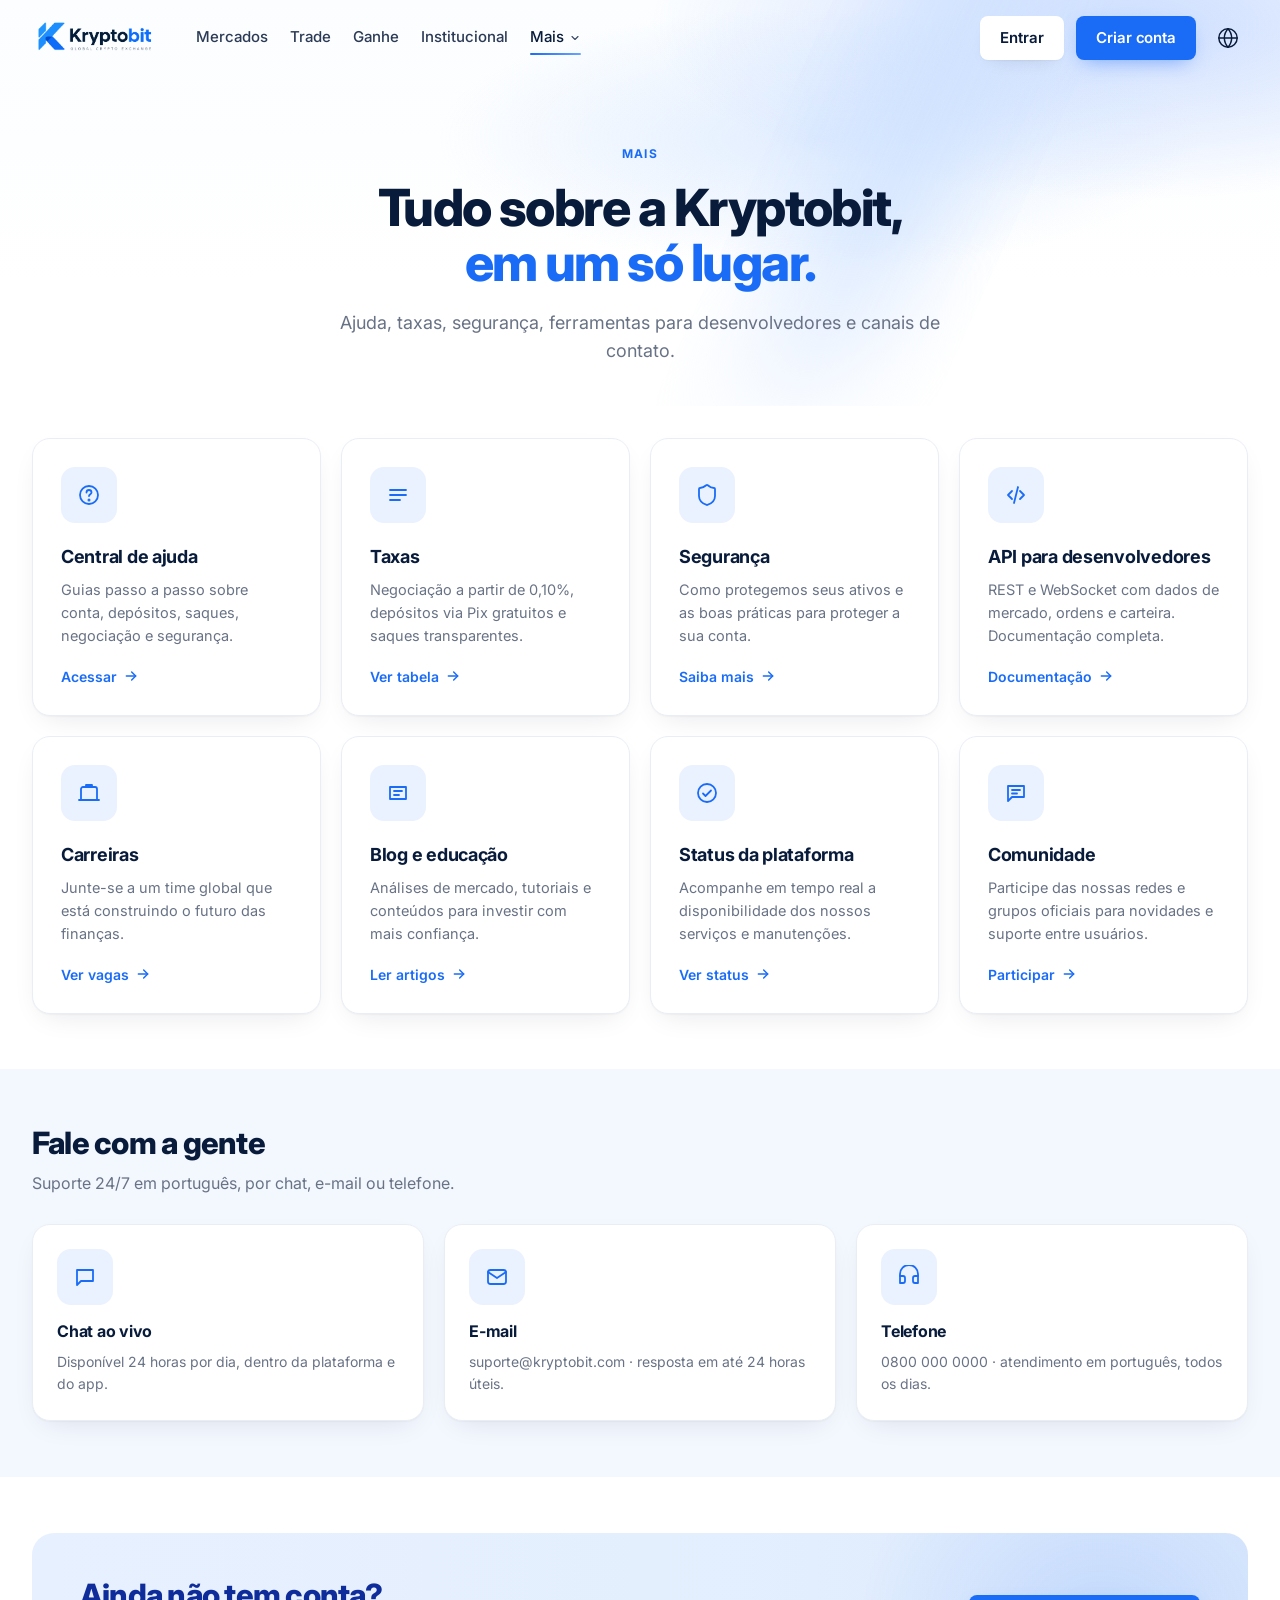
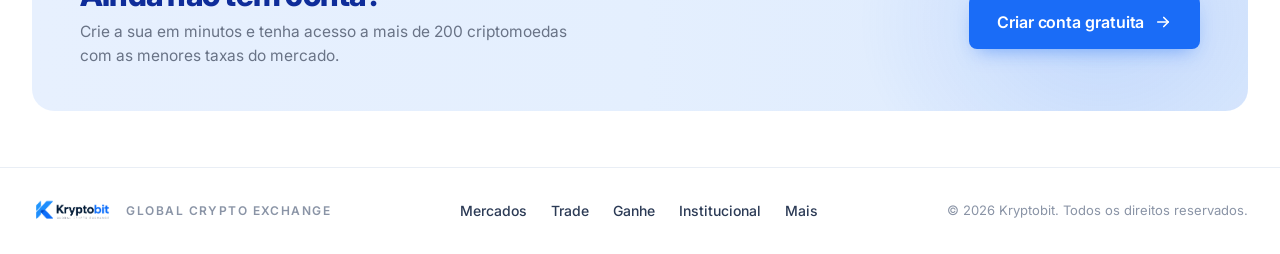
<file: mais.html>
<!DOCTYPE html>
<html lang="pt-BR">
<head>
  <meta charset="UTF-8" />
  <meta name="viewport" content="width=device-width, initial-scale=1.0" />
  <title>Mais — Kryptobit</title>
  <meta name="description" content="Central de ajuda, taxas, segurança, API, carreiras e contato da Kryptobit." />
  <link rel="icon" type="image/png" href="assets/kryptobit-symbol.png" />
  <link rel="preconnect" href="https://fonts.googleapis.com" />
  <link rel="preconnect" href="https://fonts.gstatic.com" crossorigin />
  <link href="https://fonts.googleapis.com/css2?family=Inter:wght@400;500;600;700;800&display=swap" rel="stylesheet" />
  
  <link rel="stylesheet" href="css/styles.css" />
</head>
<body>

  <!-- ============ CURSOR ============ -->
  <div class="cursor" id="cursor" aria-hidden="true"></div>

  <!-- ============ HEADER ============ -->
  <header class="header" id="header">
    <div class="container header__inner">
      <a href="index.html" class="header__logo" aria-label="Kryptobit — página inicial">
        <img src="assets/kryptobit-logo.png" alt="Kryptobit" width="1525" height="493" />
      </a>

      <nav class="nav" aria-label="Navegação principal">
        <a href="mercados.html" class="nav__link">Mercados</a>
        <a href="trade.html" class="nav__link">Trade</a>
        <a href="ganhe.html" class="nav__link">Ganhe</a>
        <a href="institucional.html" class="nav__link">Institucional</a>
        <a href="mais.html" class="nav__link nav__link--more" aria-current="page">Mais
          <svg width="12" height="12" viewBox="0 0 24 24" fill="none" stroke="currentColor" stroke-width="2.2" stroke-linecap="round" stroke-linejoin="round"><path d="m6 9 6 6 6-6"/></svg>
        </a>
      </nav>

      <div class="header__actions">
        <a href="#entrar" class="btn btn--ghost btn--sm">Entrar</a>
        <a href="#criar-conta" class="btn btn--primary btn--sm">Criar conta</a>
        <button class="icon-btn" type="button" aria-label="Idioma">
          <svg width="22" height="22" viewBox="0 0 24 24" fill="none" stroke="currentColor" stroke-width="1.6" stroke-linecap="round" stroke-linejoin="round"><circle cx="12" cy="12" r="10"/><path d="M2 12h20"/><path d="M12 2a15.3 15.3 0 0 1 4 10 15.3 15.3 0 0 1-4 10 15.3 15.3 0 0 1-4-10 15.3 15.3 0 0 1 4-10z"/></svg>
        </button>
        <button class="burger" id="burger" type="button" aria-label="Abrir menu" aria-expanded="false" aria-controls="mobileMenu">
          <span></span><span></span>
        </button>
      </div>
    </div>

    <!-- Mobile menu -->
    <div class="mobile-menu" id="mobileMenu">
      <nav class="mobile-menu__nav" aria-label="Navegação mobile">
        <a href="mercados.html">Mercados</a>
        <a href="trade.html">Trade</a>
        <a href="ganhe.html">Ganhe</a>
        <a href="institucional.html">Institucional</a>
        <a href="mais.html">Mais</a>
      </nav>
      <div class="mobile-menu__actions">
        <a href="#entrar" class="btn btn--ghost">Entrar</a>
        <a href="#criar-conta" class="btn btn--primary">Criar conta</a>
      </div>
    </div>
  </header>

  <main>
    <!-- ============ PAGE HERO ============ -->
    <section class="page-hero page-hero--center">
      <div class="hero__glow" aria-hidden="true"></div>
      <div class="container">
        <div class="page-hero__inner">
          <span class="eyebrow reveal-up">Mais</span>
          <h1 class="page-title">
            <span class="line"><span class="line__inner">Tudo sobre a Kryptobit,</span></span>
            <span class="line"><span class="line__inner"><span class="accent">em um só lugar.</span></span></span>
          </h1>
          <p class="page-lead text-reveal">Ajuda, taxas, segurança, ferramentas para desenvolvedores e canais de contato.</p>
        </div>
      </div>
    </section>

    <!-- ============ HUB ============ -->
    <section class="section section--tight">
      <div class="container">
        <ul class="cards">
          <li class="card reveal-up">
            <span class="feature__icon"><svg viewBox="0 0 24 24" fill="none" stroke="currentColor" stroke-width="1.8" stroke-linecap="round" stroke-linejoin="round"><circle cx="12" cy="12" r="9"/><path d="M9.5 9.5a2.5 2.5 0 0 1 5 0c0 1.5-2.5 2-2.5 3.5"/><circle cx="12" cy="17" r=".6" fill="currentColor"/></svg></span>
            <h3>Central de ajuda</h3>
            <p>Guias passo a passo sobre conta, depósitos, saques, negociação e segurança.</p>
            <a href="#" class="link-arrow">Acessar <svg width="16" height="16" viewBox="0 0 24 24" fill="none" stroke="currentColor" stroke-width="2.2" stroke-linecap="round" stroke-linejoin="round"><path d="M5 12h14"/><path d="m13 6 6 6-6 6"/></svg></a>
          </li>
          <li class="card reveal-up" data-delay="0.06">
            <span class="feature__icon"><svg viewBox="0 0 24 24" fill="none" stroke="currentColor" stroke-width="1.8" stroke-linecap="round" stroke-linejoin="round"><path d="M4 7h16"/><path d="M4 12h16"/><path d="M4 17h10"/></svg></span>
            <h3>Taxas</h3>
            <p>Negociação a partir de 0,10%, depósitos via Pix gratuitos e saques transparentes.</p>
            <a href="#" class="link-arrow">Ver tabela <svg width="16" height="16" viewBox="0 0 24 24" fill="none" stroke="currentColor" stroke-width="2.2" stroke-linecap="round" stroke-linejoin="round"><path d="M5 12h14"/><path d="m13 6 6 6-6 6"/></svg></a>
          </li>
          <li class="card reveal-up" data-delay="0.12">
            <span class="feature__icon"><svg viewBox="0 0 24 24" fill="none" stroke="currentColor" stroke-width="1.8" stroke-linecap="round" stroke-linejoin="round"><path d="M20 13c0 5-3.5 7.5-7.66 8.95a1 1 0 0 1-.67-.01C7.5 20.5 4 18 4 13V6a1 1 0 0 1 1-1c2 0 4.5-1.2 6.24-2.72a1.17 1.17 0 0 1 1.52 0C14.51 3.81 17 5 19 5a1 1 0 0 1 1 1z"/></svg></span>
            <h3>Segurança</h3>
            <p>Como protegemos seus ativos e as boas práticas para proteger a sua conta.</p>
            <a href="#" class="link-arrow">Saiba mais <svg width="16" height="16" viewBox="0 0 24 24" fill="none" stroke="currentColor" stroke-width="2.2" stroke-linecap="round" stroke-linejoin="round"><path d="M5 12h14"/><path d="m13 6 6 6-6 6"/></svg></a>
          </li>
          <li class="card reveal-up" data-delay="0.18">
            <span class="feature__icon"><svg viewBox="0 0 24 24" fill="none" stroke="currentColor" stroke-width="1.8" stroke-linecap="round" stroke-linejoin="round"><path d="m8 8-4 4 4 4"/><path d="m16 8 4 4-4 4"/><path d="m14 4-4 16"/></svg></span>
            <h3>API para desenvolvedores</h3>
            <p>REST e WebSocket com dados de mercado, ordens e carteira. Documentação completa.</p>
            <a href="#" class="link-arrow">Documentação <svg width="16" height="16" viewBox="0 0 24 24" fill="none" stroke="currentColor" stroke-width="2.2" stroke-linecap="round" stroke-linejoin="round"><path d="M5 12h14"/><path d="m13 6 6 6-6 6"/></svg></a>
          </li>
          <li class="card reveal-up" data-delay="0.24">
            <span class="feature__icon"><svg viewBox="0 0 24 24" fill="none" stroke="currentColor" stroke-width="1.8" stroke-linecap="round" stroke-linejoin="round"><path d="M4 19V8a2 2 0 0 1 2-2h12a2 2 0 0 1 2 2v11"/><path d="M2 19h20"/><path d="M9 6V4h6v2"/></svg></span>
            <h3>Carreiras</h3>
            <p>Junte-se a um time global que está construindo o futuro das finanças.</p>
            <a href="#" class="link-arrow">Ver vagas <svg width="16" height="16" viewBox="0 0 24 24" fill="none" stroke="currentColor" stroke-width="2.2" stroke-linecap="round" stroke-linejoin="round"><path d="M5 12h14"/><path d="m13 6 6 6-6 6"/></svg></a>
          </li>
          <li class="card reveal-up" data-delay="0.3">
            <span class="feature__icon"><svg viewBox="0 0 24 24" fill="none" stroke="currentColor" stroke-width="1.8" stroke-linecap="round" stroke-linejoin="round"><path d="M4 6h16v12H4z"/><path d="M8 10h8"/><path d="M8 14h5"/></svg></span>
            <h3>Blog e educação</h3>
            <p>Análises de mercado, tutoriais e conteúdos para investir com mais confiança.</p>
            <a href="#" class="link-arrow">Ler artigos <svg width="16" height="16" viewBox="0 0 24 24" fill="none" stroke="currentColor" stroke-width="2.2" stroke-linecap="round" stroke-linejoin="round"><path d="M5 12h14"/><path d="m13 6 6 6-6 6"/></svg></a>
          </li>
          <li class="card reveal-up" data-delay="0.36">
            <span class="feature__icon"><svg viewBox="0 0 24 24" fill="none" stroke="currentColor" stroke-width="1.8" stroke-linecap="round" stroke-linejoin="round"><circle cx="12" cy="12" r="9"/><path d="M8 12.5l2.5 2.5L16 9.5"/></svg></span>
            <h3>Status da plataforma</h3>
            <p>Acompanhe em tempo real a disponibilidade dos nossos serviços e manutenções.</p>
            <a href="#" class="link-arrow">Ver status <svg width="16" height="16" viewBox="0 0 24 24" fill="none" stroke="currentColor" stroke-width="2.2" stroke-linecap="round" stroke-linejoin="round"><path d="M5 12h14"/><path d="m13 6 6 6-6 6"/></svg></a>
          </li>
          <li class="card reveal-up" data-delay="0.42">
            <span class="feature__icon"><svg viewBox="0 0 24 24" fill="none" stroke="currentColor" stroke-width="1.8" stroke-linecap="round" stroke-linejoin="round"><path d="M4 5h16v11H8l-4 4z"/><path d="M8 9h8"/><path d="M8 12.5h5"/></svg></span>
            <h3>Comunidade</h3>
            <p>Participe das nossas redes e grupos oficiais para novidades e suporte entre usuários.</p>
            <a href="#" class="link-arrow">Participar <svg width="16" height="16" viewBox="0 0 24 24" fill="none" stroke="currentColor" stroke-width="2.2" stroke-linecap="round" stroke-linejoin="round"><path d="M5 12h14"/><path d="m13 6 6 6-6 6"/></svg></a>
          </li>
        </ul>
      </div>
    </section>

    <!-- ============ CONTACT ============ -->
    <section class="section section--soft" id="contato">
      <div class="container">
        <div class="section__head reveal-up">
          <div>
            <h2 class="section__title split-words">Fale com a gente</h2>
            <p class="section__text text-reveal">Suporte 24/7 em português, por chat, e-mail ou telefone.</p>
          </div>
        </div>
        <ul class="info-list">
          <li class="card reveal-up">
            <span class="feature__icon"><svg viewBox="0 0 24 24" fill="none" stroke="currentColor" stroke-width="1.8" stroke-linecap="round" stroke-linejoin="round"><path d="M4 5h16v11H8l-4 4z"/></svg></span>
            <h3>Chat ao vivo</h3>
            <p>Disponível 24 horas por dia, dentro da plataforma e do app.</p>
          </li>
          <li class="card reveal-up" data-delay="0.08">
            <span class="feature__icon"><svg viewBox="0 0 24 24" fill="none" stroke="currentColor" stroke-width="1.8" stroke-linecap="round" stroke-linejoin="round"><rect x="3" y="5" width="18" height="14" rx="2.5"/><path d="m3 7 9 6 9-6"/></svg></span>
            <h3>E-mail</h3>
            <p>suporte@kryptobit.com · resposta em até 24 horas úteis.</p>
          </li>
          <li class="card reveal-up" data-delay="0.16">
            <span class="feature__icon"><svg viewBox="0 0 24 24" fill="none" stroke="currentColor" stroke-width="1.8" stroke-linecap="round" stroke-linejoin="round"><path d="M3 11h3a2 2 0 0 1 2 2v3a2 2 0 0 1-2 2H3z"/><path d="M21 11h-3a2 2 0 0 0-2 2v3a2 2 0 0 0 2 2h3z"/><path d="M3 11V9a9 9 0 0 1 18 0v2"/></svg></span>
            <h3>Telefone</h3>
            <p>0800 000 0000 · atendimento em português, todos os dias.</p>
          </li>
        </ul>
      </div>
    </section>

    <!-- ============ CTA ============ -->
    <section class="section">
      <div class="container">
        <div class="cta-band reveal-up">
          <div>
            <h2 class="split-words">Ainda não tem conta?</h2>
            <p>Crie a sua em minutos e tenha acesso a mais de 200 criptomoedas com as menores taxas do mercado.</p>
          </div>
          <div class="page-actions">
            <a href="#criar-conta" class="btn btn--primary btn--lg">Criar conta gratuita
              <svg class="btn__arrow" width="18" height="18" viewBox="0 0 24 24" fill="none" stroke="currentColor" stroke-width="2.2" stroke-linecap="round" stroke-linejoin="round"><path d="M5 12h14"/><path d="m13 6 6 6-6 6"/></svg>
            </a>
          </div>
        </div>
      </div>
    </section>
  </main>

  <!-- ============ FOOTER ============ -->
  <footer class="footer">
    <div class="container footer__inner">
      <div class="footer__brand">
        <img src="assets/kryptobit-logo.png" alt="Kryptobit" width="1525" height="493" loading="lazy" />
        <p>Global Crypto Exchange</p>
      </div>
      <nav class="footer__nav" aria-label="Rodapé">
        <a href="mercados.html">Mercados</a>
        <a href="trade.html">Trade</a>
        <a href="ganhe.html">Ganhe</a>
        <a href="institucional.html">Institucional</a>
        <a href="mais.html">Mais</a>
      </nav>
      <p class="footer__copy">© 2026 Kryptobit. Todos os direitos reservados.</p>
    </div>
  </footer>

  <script src="js/main.js" defer></script>
</body>
</html>
</file>
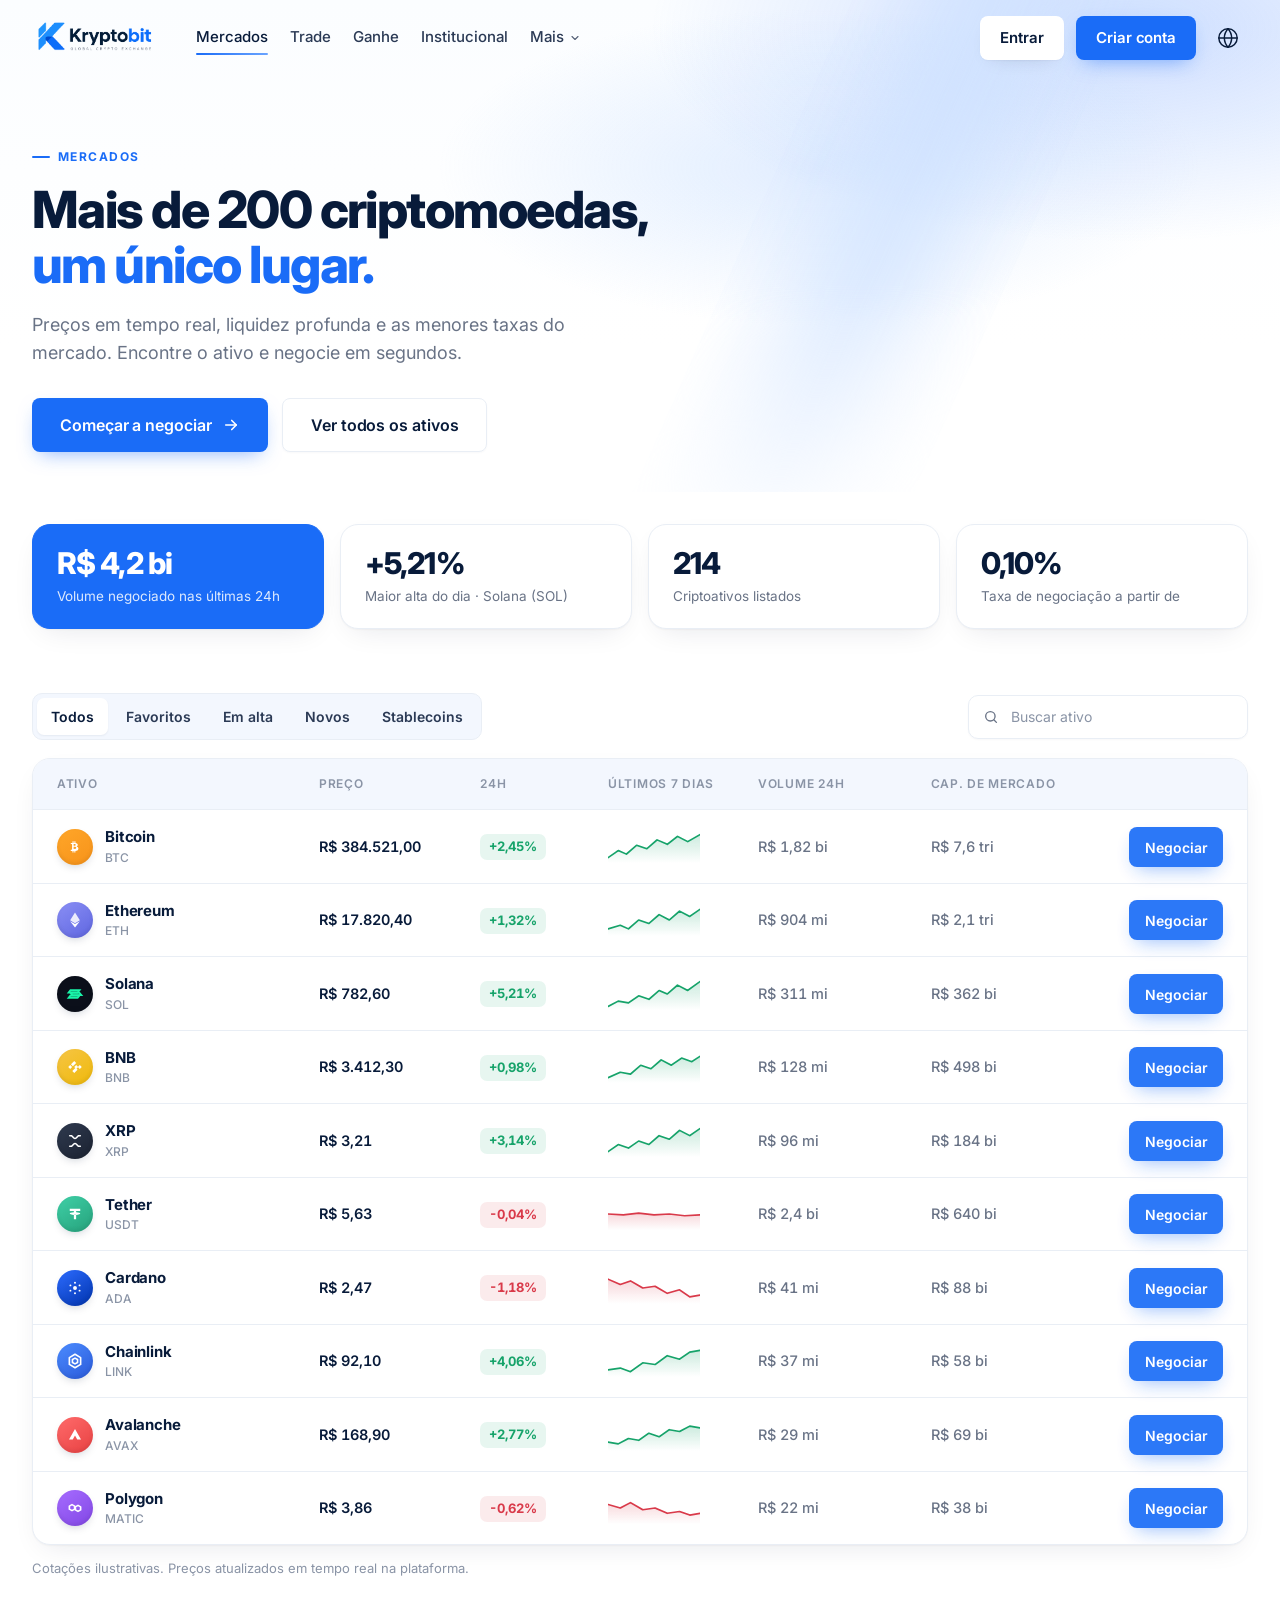
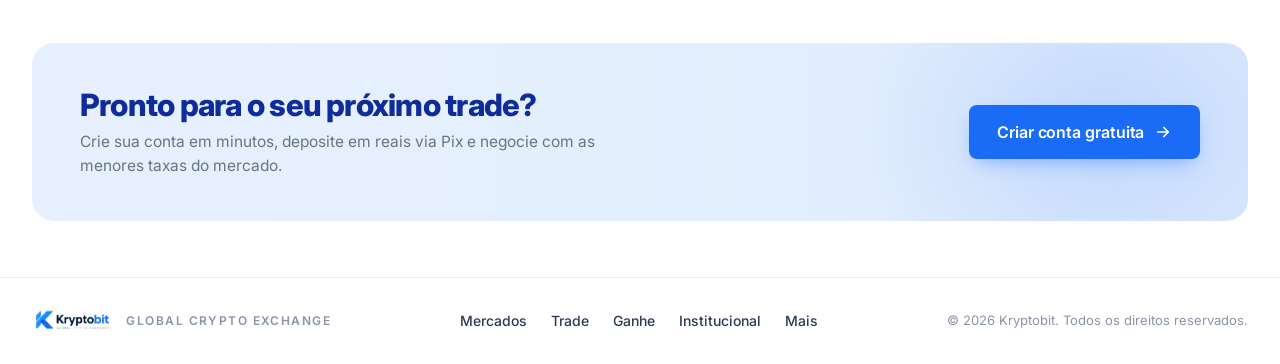
<file: mercados.html>
<!DOCTYPE html>
<html lang="pt-BR">
<head>
  <meta charset="UTF-8" />
  <meta name="viewport" content="width=device-width, initial-scale=1.0" />
  <title>Mercados — Kryptobit</title>
  <meta name="description" content="Acompanhe preços, variações e volume de mais de 200 criptomoedas em tempo real na Kryptobit." />
  <link rel="icon" type="image/png" href="assets/kryptobit-symbol.png" />
  <link rel="preconnect" href="https://fonts.googleapis.com" />
  <link rel="preconnect" href="https://fonts.gstatic.com" crossorigin />
  <link href="https://fonts.googleapis.com/css2?family=Inter:wght@400;500;600;700;800&display=swap" rel="stylesheet" />
  
  <link rel="stylesheet" href="css/styles.css" />
</head>
<body>

  <!-- ============ CURSOR ============ -->
  <div class="cursor" id="cursor" aria-hidden="true"></div>

  <!-- ============ HEADER ============ -->
  <header class="header" id="header">
    <div class="container header__inner">
      <a href="index.html" class="header__logo" aria-label="Kryptobit — página inicial">
        <img src="assets/kryptobit-logo.png" alt="Kryptobit" width="1525" height="493" />
      </a>

      <nav class="nav" aria-label="Navegação principal">
        <a href="mercados.html" class="nav__link" aria-current="page">Mercados</a>
        <a href="trade.html" class="nav__link">Trade</a>
        <a href="ganhe.html" class="nav__link">Ganhe</a>
        <a href="institucional.html" class="nav__link">Institucional</a>
        <a href="mais.html" class="nav__link nav__link--more">Mais
          <svg width="12" height="12" viewBox="0 0 24 24" fill="none" stroke="currentColor" stroke-width="2.2" stroke-linecap="round" stroke-linejoin="round"><path d="m6 9 6 6 6-6"/></svg>
        </a>
      </nav>

      <div class="header__actions">
        <a href="#entrar" class="btn btn--ghost btn--sm">Entrar</a>
        <a href="#criar-conta" class="btn btn--primary btn--sm">Criar conta</a>
        <button class="icon-btn" type="button" aria-label="Idioma">
          <svg width="22" height="22" viewBox="0 0 24 24" fill="none" stroke="currentColor" stroke-width="1.6" stroke-linecap="round" stroke-linejoin="round"><circle cx="12" cy="12" r="10"/><path d="M2 12h20"/><path d="M12 2a15.3 15.3 0 0 1 4 10 15.3 15.3 0 0 1-4 10 15.3 15.3 0 0 1-4-10 15.3 15.3 0 0 1 4-10z"/></svg>
        </button>
        <button class="burger" id="burger" type="button" aria-label="Abrir menu" aria-expanded="false" aria-controls="mobileMenu">
          <span></span><span></span>
        </button>
      </div>
    </div>

    <!-- Mobile menu -->
    <div class="mobile-menu" id="mobileMenu">
      <nav class="mobile-menu__nav" aria-label="Navegação mobile">
        <a href="mercados.html">Mercados</a>
        <a href="trade.html">Trade</a>
        <a href="ganhe.html">Ganhe</a>
        <a href="institucional.html">Institucional</a>
        <a href="mais.html">Mais</a>
      </nav>
      <div class="mobile-menu__actions">
        <a href="#entrar" class="btn btn--ghost">Entrar</a>
        <a href="#criar-conta" class="btn btn--primary">Criar conta</a>
      </div>
    </div>
  </header>

  <main>
    <!-- ============ PAGE HERO ============ -->
    <section class="page-hero">
      <div class="hero__glow" aria-hidden="true"></div>
      <div class="container">
        <div class="page-hero__inner">
          <span class="eyebrow reveal-up">Mercados</span>
          <h1 class="page-title">
            <span class="line"><span class="line__inner">Mais de 200 criptomoedas,</span></span>
            <span class="line"><span class="line__inner"><span class="accent">um único lugar.</span></span></span>
          </h1>
          <p class="page-lead text-reveal">Preços em tempo real, liquidez profunda e as menores taxas do mercado. Encontre o ativo e negocie em segundos.</p>
          <div class="page-actions reveal-up" data-delay="0.25">
            <a href="trade.html" class="btn btn--primary btn--lg">Começar a negociar
              <svg class="btn__arrow" width="18" height="18" viewBox="0 0 24 24" fill="none" stroke="currentColor" stroke-width="2.2" stroke-linecap="round" stroke-linejoin="round"><path d="M5 12h14"/><path d="m13 6 6 6-6 6"/></svg>
            </a>
            <a href="#lista" class="btn btn--outline btn--lg">Ver todos os ativos</a>
          </div>
        </div>
      </div>
    </section>

    <!-- ============ HIGHLIGHTS ============ -->
    <section class="section section--tight">
      <div class="container">
        <ul class="stats">
          <li class="stat stat--blue reveal-up"><strong>R$ 4,2 bi</strong><span>Volume negociado nas últimas 24h</span></li>
          <li class="stat reveal-up" data-delay="0.08"><strong>+5,21%</strong><span>Maior alta do dia · Solana (SOL)</span></li>
          <li class="stat reveal-up" data-delay="0.16"><strong>214</strong><span>Criptoativos listados</span></li>
          <li class="stat reveal-up" data-delay="0.24"><strong>0,10%</strong><span>Taxa de negociação a partir de</span></li>
        </ul>
      </div>
    </section>

    <!-- ============ MARKET TABLE ============ -->
    <section class="section" id="lista" style="padding-top:8px">
      <div class="container">
        <div class="toolbar reveal-up">
          <div class="tabs" role="tablist" aria-label="Filtros">
            <button role="tab" aria-selected="true">Todos</button>
            <button role="tab" aria-selected="false">Favoritos</button>
            <button role="tab" aria-selected="false">Em alta</button>
            <button role="tab" aria-selected="false">Novos</button>
            <button role="tab" aria-selected="false">Stablecoins</button>
          </div>
          <label class="search">
            <svg width="18" height="18" viewBox="0 0 24 24" fill="none" stroke="currentColor" stroke-width="2" stroke-linecap="round" stroke-linejoin="round"><circle cx="11" cy="11" r="7"/><path d="m20 20-3.5-3.5"/></svg>
            <input type="search" placeholder="Buscar ativo" aria-label="Buscar ativo" />
          </label>
        </div>

        <div class="market reveal-up draw" data-delay="0.1">
          <svg width="0" height="0" style="position:absolute" aria-hidden="true"><defs>
            <linearGradient id="sg" x1="0" x2="0" y1="0" y2="1"><stop offset="0" stop-color="#16A36A" stop-opacity=".22"/><stop offset="1" stop-color="#16A36A" stop-opacity="0"/></linearGradient>
            <linearGradient id="sgd" x1="0" x2="0" y1="0" y2="1"><stop offset="0" stop-color="#D93A4A" stop-opacity=".2"/><stop offset="1" stop-color="#D93A4A" stop-opacity="0"/></linearGradient>
          </defs></svg>
          <div class="market-head" aria-hidden="true">
            <span>Ativo</span><span>Preço</span><span>24h</span><span>Últimos 7 dias</span><span>Volume 24h</span><span>Cap. de mercado</span><span></span>
          </div>

          <div class="market-row">
            <div class="asset"><span class="coin__icon coin__icon--btc"><svg viewBox="0 0 24 24" fill="currentColor"><path d="M14.4 11.3c.9-.5 1.4-1.3 1.3-2.4-.2-1.6-1.5-2.1-3.1-2.3V4.4h-1.4v2.1h-1.1V4.4H8.7v2.1H6.4v1.5h1c.5 0 .7.3.7.7v6.3c0 .4-.2.6-.6.6h-1l-.3 1.6h2.4v2.2h1.4v-2.2h1.1v2.2h1.4v-2.2c2.2-.1 3.8-.8 4-2.9.2-1.6-.6-2.4-2.1-2.8zm-4.2-3.4c.9 0 2.9-.3 2.9 1.2s-2 1.2-2.9 1.2V7.9zm0 6.6v-2.7c1.1 0 3.5-.3 3.5 1.3s-2.4 1.4-3.5 1.4z"/></svg></span><span><strong>Bitcoin</strong><small>BTC</small></span></div>
            <span class="num">R$ 384.521,00</span>
            <span><span class="delta delta--up">+2,45%</span></span>
            <svg class="coin__spark" viewBox="0 0 90 36" preserveAspectRatio="none" aria-hidden="true"><path class="spark-fill" d="M0 30 L10 22 L18 26 L28 16 L38 20 L48 10 L58 15 L68 6 L78 12 L90 4 V36 H0 Z"/><path class="spark-line" d="M0 30 L10 22 L18 26 L28 16 L38 20 L48 10 L58 15 L68 6 L78 12 L90 4"/></svg>
            <span class="num num--muted">R$ 1,82 bi</span>
            <span class="num num--muted">R$ 7,6 tri</span>
            <a href="trade.html" class="btn btn--primary">Negociar</a>
          </div>

          <div class="market-row">
            <div class="asset"><span class="coin__icon coin__icon--eth"><svg viewBox="0 0 24 24" fill="currentColor"><path d="M12 2 5.5 12.4 12 16.2l6.5-3.8z" opacity=".85"/><path d="M5.5 13.6 12 22l6.5-8.4L12 17.4z"/></svg></span><span><strong>Ethereum</strong><small>ETH</small></span></div>
            <span class="num">R$ 17.820,40</span>
            <span><span class="delta delta--up">+1,32%</span></span>
            <svg class="coin__spark" viewBox="0 0 90 36" preserveAspectRatio="none" aria-hidden="true"><path class="spark-fill" d="M0 28 L12 24 L20 28 L30 18 L40 22 L50 12 L60 18 L70 8 L80 14 L90 6 V36 H0 Z"/><path class="spark-line" d="M0 28 L12 24 L20 28 L30 18 L40 22 L50 12 L60 18 L70 8 L80 14 L90 6"/></svg>
            <span class="num num--muted">R$ 904 mi</span>
            <span class="num num--muted">R$ 2,1 tri</span>
            <a href="trade.html" class="btn btn--primary">Negociar</a>
          </div>

          <div class="market-row">
            <div class="asset"><span class="coin__icon coin__icon--sol"><svg viewBox="0 0 24 24" fill="none" stroke="currentColor" stroke-width="2.4" stroke-linecap="round"><path d="M6 7h12l-2.5 3H3.5z"/><path d="M6 14h12l-2.5 3H3.5z"/><path d="M18 10.5H6l2.5 3H20.5z"/></svg></span><span><strong>Solana</strong><small>SOL</small></span></div>
            <span class="num">R$ 782,60</span>
            <span><span class="delta delta--up">+5,21%</span></span>
            <svg class="coin__spark" viewBox="0 0 90 36" preserveAspectRatio="none" aria-hidden="true"><path class="spark-fill" d="M0 32 L10 26 L20 28 L30 20 L40 24 L50 14 L58 18 L68 8 L78 14 L90 4 V36 H0 Z"/><path class="spark-line" d="M0 32 L10 26 L20 28 L30 20 L40 24 L50 14 L58 18 L68 8 L78 14 L90 4"/></svg>
            <span class="num num--muted">R$ 311 mi</span>
            <span class="num num--muted">R$ 362 bi</span>
            <a href="trade.html" class="btn btn--primary">Negociar</a>
          </div>

          <div class="market-row">
            <div class="asset"><span class="coin__icon coin__icon--bnb"><svg viewBox="0 0 24 24" fill="currentColor"><path d="m12 4 2.6 2.6-4.4 4.4-2.6-2.6zM4 12l2.6-2.6 2.6 2.6-2.6 2.6zm8 0 2.6-2.6L17.2 12l-2.6 2.6zm4.8 0 2.6-2.6L22 12l-2.6 2.6zm-4.8 8-2.6-2.6 4.4-4.4 2.6 2.6z" transform="translate(-1 0)"/></svg></span><span><strong>BNB</strong><small>BNB</small></span></div>
            <span class="num">R$ 3.412,30</span>
            <span><span class="delta delta--up">+0,98%</span></span>
            <svg class="coin__spark" viewBox="0 0 90 36" preserveAspectRatio="none" aria-hidden="true"><path class="spark-fill" d="M0 30 L12 24 L22 26 L32 16 L42 20 L52 10 L62 16 L72 8 L82 12 L90 6 V36 H0 Z"/><path class="spark-line" d="M0 30 L12 24 L22 26 L32 16 L42 20 L52 10 L62 16 L72 8 L82 12 L90 6"/></svg>
            <span class="num num--muted">R$ 128 mi</span>
            <span class="num num--muted">R$ 498 bi</span>
            <a href="trade.html" class="btn btn--primary">Negociar</a>
          </div>

          <div class="market-row">
            <div class="asset"><span class="coin__icon coin__icon--xrp"><svg viewBox="0 0 24 24" fill="none" stroke="currentColor" stroke-width="2.2" stroke-linecap="round"><path d="M5 5h2.5l3 3a2.1 2.1 0 0 0 3 0l3-3H19"/><path d="M5 19h2.5l3-3a2.1 2.1 0 0 1 3 0l3 3H19"/></svg></span><span><strong>XRP</strong><small>XRP</small></span></div>
            <span class="num">R$ 3,21</span>
            <span><span class="delta delta--up">+3,14%</span></span>
            <svg class="coin__spark" viewBox="0 0 90 36" preserveAspectRatio="none" aria-hidden="true"><path class="spark-fill" d="M0 30 L10 22 L20 26 L30 18 L40 22 L50 12 L60 16 L70 6 L80 12 L90 4 V36 H0 Z"/><path class="spark-line" d="M0 30 L10 22 L20 26 L30 18 L40 22 L50 12 L60 16 L70 6 L80 12 L90 4"/></svg>
            <span class="num num--muted">R$ 96 mi</span>
            <span class="num num--muted">R$ 184 bi</span>
            <a href="trade.html" class="btn btn--primary">Negociar</a>
          </div>

          <div class="market-row">
            <div class="asset"><span class="coin__icon coin__icon--usdt"><svg viewBox="0 0 24 24" fill="currentColor"><path d="M5 5h14v3h-5.5v1.6c3.2.2 5.5.9 5.5 1.8s-2.3 1.6-5.5 1.8V19h-3v-5.8C7.3 13 5 12.3 5 11.4s2.3-1.6 5.5-1.8V8H5zm5.5 5.4v1.9c.5 0 1 .1 1.5.1s1 0 1.5-.1v-1.9c1.9.1 3.3.4 3.3.8s-1.4.7-3.3.8v-.1c-.5 0-1 .1-1.5.1s-1 0-1.5-.1v.1c-1.9-.1-3.3-.4-3.3-.8s1.4-.7 3.3-.8z"/></svg></span><span><strong>Tether</strong><small>USDT</small></span></div>
            <span class="num">R$ 5,63</span>
            <span><span class="delta delta--down">-0,04%</span></span>
            <svg class="coin__spark" viewBox="0 0 90 36" preserveAspectRatio="none" aria-hidden="true"><path class="spark-fill spark-fill--down" d="M0 18 L15 19 L30 17 L45 19 L60 18 L75 20 L90 19 V36 H0 Z"/><path class="spark-line spark-line--down" d="M0 18 L15 19 L30 17 L45 19 L60 18 L75 20 L90 19"/></svg>
            <span class="num num--muted">R$ 2,4 bi</span>
            <span class="num num--muted">R$ 640 bi</span>
            <a href="trade.html" class="btn btn--primary">Negociar</a>
          </div>

          <div class="market-row">
            <div class="asset"><span class="coin__icon coin__icon--ada"><svg viewBox="0 0 24 24" fill="currentColor"><circle cx="12" cy="12" r="2.6"/><circle cx="12" cy="5" r="1.3"/><circle cx="12" cy="19" r="1.3"/><circle cx="5.9" cy="8.5" r="1.3"/><circle cx="18.1" cy="8.5" r="1.3"/><circle cx="5.9" cy="15.5" r="1.3"/><circle cx="18.1" cy="15.5" r="1.3"/></svg></span><span><strong>Cardano</strong><small>ADA</small></span></div>
            <span class="num">R$ 2,47</span>
            <span><span class="delta delta--down">-1,18%</span></span>
            <svg class="coin__spark" viewBox="0 0 90 36" preserveAspectRatio="none" aria-hidden="true"><path class="spark-fill spark-fill--down" d="M0 8 L12 14 L22 10 L34 18 L46 16 L58 24 L70 20 L80 28 L90 26 V36 H0 Z"/><path class="spark-line spark-line--down" d="M0 8 L12 14 L22 10 L34 18 L46 16 L58 24 L70 20 L80 28 L90 26"/></svg>
            <span class="num num--muted">R$ 41 mi</span>
            <span class="num num--muted">R$ 88 bi</span>
            <a href="trade.html" class="btn btn--primary">Negociar</a>
          </div>

          <div class="market-row">
            <div class="asset"><span class="coin__icon coin__icon--link"><svg viewBox="0 0 24 24" fill="none" stroke="currentColor" stroke-width="2.2" stroke-linejoin="round"><path d="M12 3 4.5 7.5v9L12 21l7.5-4.5v-9z"/><path d="M12 8.2 8.6 10.1v3.8L12 15.8l3.4-1.9v-3.8z"/></svg></span><span><strong>Chainlink</strong><small>LINK</small></span></div>
            <span class="num">R$ 92,10</span>
            <span><span class="delta delta--up">+4,06%</span></span>
            <svg class="coin__spark" viewBox="0 0 90 36" preserveAspectRatio="none" aria-hidden="true"><path class="spark-fill" d="M0 28 L12 26 L22 30 L34 20 L46 22 L58 12 L70 16 L80 8 L90 6 V36 H0 Z"/><path class="spark-line" d="M0 28 L12 26 L22 30 L34 20 L46 22 L58 12 L70 16 L80 8 L90 6"/></svg>
            <span class="num num--muted">R$ 37 mi</span>
            <span class="num num--muted">R$ 58 bi</span>
            <a href="trade.html" class="btn btn--primary">Negociar</a>
          </div>

          <div class="market-row">
            <div class="asset"><span class="coin__icon coin__icon--avax"><svg viewBox="0 0 24 24" fill="currentColor"><path d="M12 4 4 18h5l3-5.2L15 18h5z"/></svg></span><span><strong>Avalanche</strong><small>AVAX</small></span></div>
            <span class="num">R$ 168,90</span>
            <span><span class="delta delta--up">+2,77%</span></span>
            <svg class="coin__spark" viewBox="0 0 90 36" preserveAspectRatio="none" aria-hidden="true"><path class="spark-fill" d="M0 26 L10 28 L20 22 L30 24 L40 16 L50 20 L60 12 L70 14 L80 8 L90 10 V36 H0 Z"/><path class="spark-line" d="M0 26 L10 28 L20 22 L30 24 L40 16 L50 20 L60 12 L70 14 L80 8 L90 10"/></svg>
            <span class="num num--muted">R$ 29 mi</span>
            <span class="num num--muted">R$ 69 bi</span>
            <a href="trade.html" class="btn btn--primary">Negociar</a>
          </div>

          <div class="market-row">
            <div class="asset"><span class="coin__icon coin__icon--matic"><svg viewBox="0 0 24 24" fill="none" stroke="currentColor" stroke-width="2.2" stroke-linejoin="round"><path d="M8 7.5 4.5 9.5v4L8 15.5l3.5-2v-4z"/><path d="M16 8.5 12.5 10.5v4L16 16.5l3.5-2v-4z"/></svg></span><span><strong>Polygon</strong><small>MATIC</small></span></div>
            <span class="num">R$ 3,86</span>
            <span><span class="delta delta--down">-0,62%</span></span>
            <svg class="coin__spark" viewBox="0 0 90 36" preserveAspectRatio="none" aria-hidden="true"><path class="spark-fill spark-fill--down" d="M0 14 L12 18 L22 12 L34 20 L46 18 L58 24 L70 22 L80 26 L90 24 V36 H0 Z"/><path class="spark-line spark-line--down" d="M0 14 L12 18 L22 12 L34 20 L46 18 L58 24 L70 22 L80 26 L90 24"/></svg>
            <span class="num num--muted">R$ 22 mi</span>
            <span class="num num--muted">R$ 38 bi</span>
            <a href="trade.html" class="btn btn--primary">Negociar</a>
          </div>
        </div>

        <p class="reveal-up" style="margin-top:14px;font-size:13px;color:var(--muted-2)">Cotações ilustrativas. Preços atualizados em tempo real na plataforma.</p>
      </div>
    </section>

    <!-- ============ CTA ============ -->
    <section class="section" style="padding-top:8px">
      <div class="container">
        <div class="cta-band reveal-up">
          <div>
            <h2 class="split-words">Pronto para o seu próximo trade?</h2>
            <p>Crie sua conta em minutos, deposite em reais via Pix e negocie com as menores taxas do mercado.</p>
          </div>
          <div class="page-actions">
            <a href="#criar-conta" class="btn btn--primary btn--lg">Criar conta gratuita
              <svg class="btn__arrow" width="18" height="18" viewBox="0 0 24 24" fill="none" stroke="currentColor" stroke-width="2.2" stroke-linecap="round" stroke-linejoin="round"><path d="M5 12h14"/><path d="m13 6 6 6-6 6"/></svg>
            </a>
          </div>
        </div>
      </div>
    </section>
  </main>

  <!-- ============ FOOTER ============ -->
  <footer class="footer">
    <div class="container footer__inner">
      <div class="footer__brand">
        <img src="assets/kryptobit-logo.png" alt="Kryptobit" width="1525" height="493" loading="lazy" />
        <p>Global Crypto Exchange</p>
      </div>
      <nav class="footer__nav" aria-label="Rodapé">
        <a href="mercados.html">Mercados</a>
        <a href="trade.html">Trade</a>
        <a href="ganhe.html">Ganhe</a>
        <a href="institucional.html">Institucional</a>
        <a href="mais.html">Mais</a>
      </nav>
      <p class="footer__copy">© 2026 Kryptobit. Todos os direitos reservados.</p>
    </div>
  </footer>

  <script src="js/main.js" defer></script>
</body>
</html>
</file>
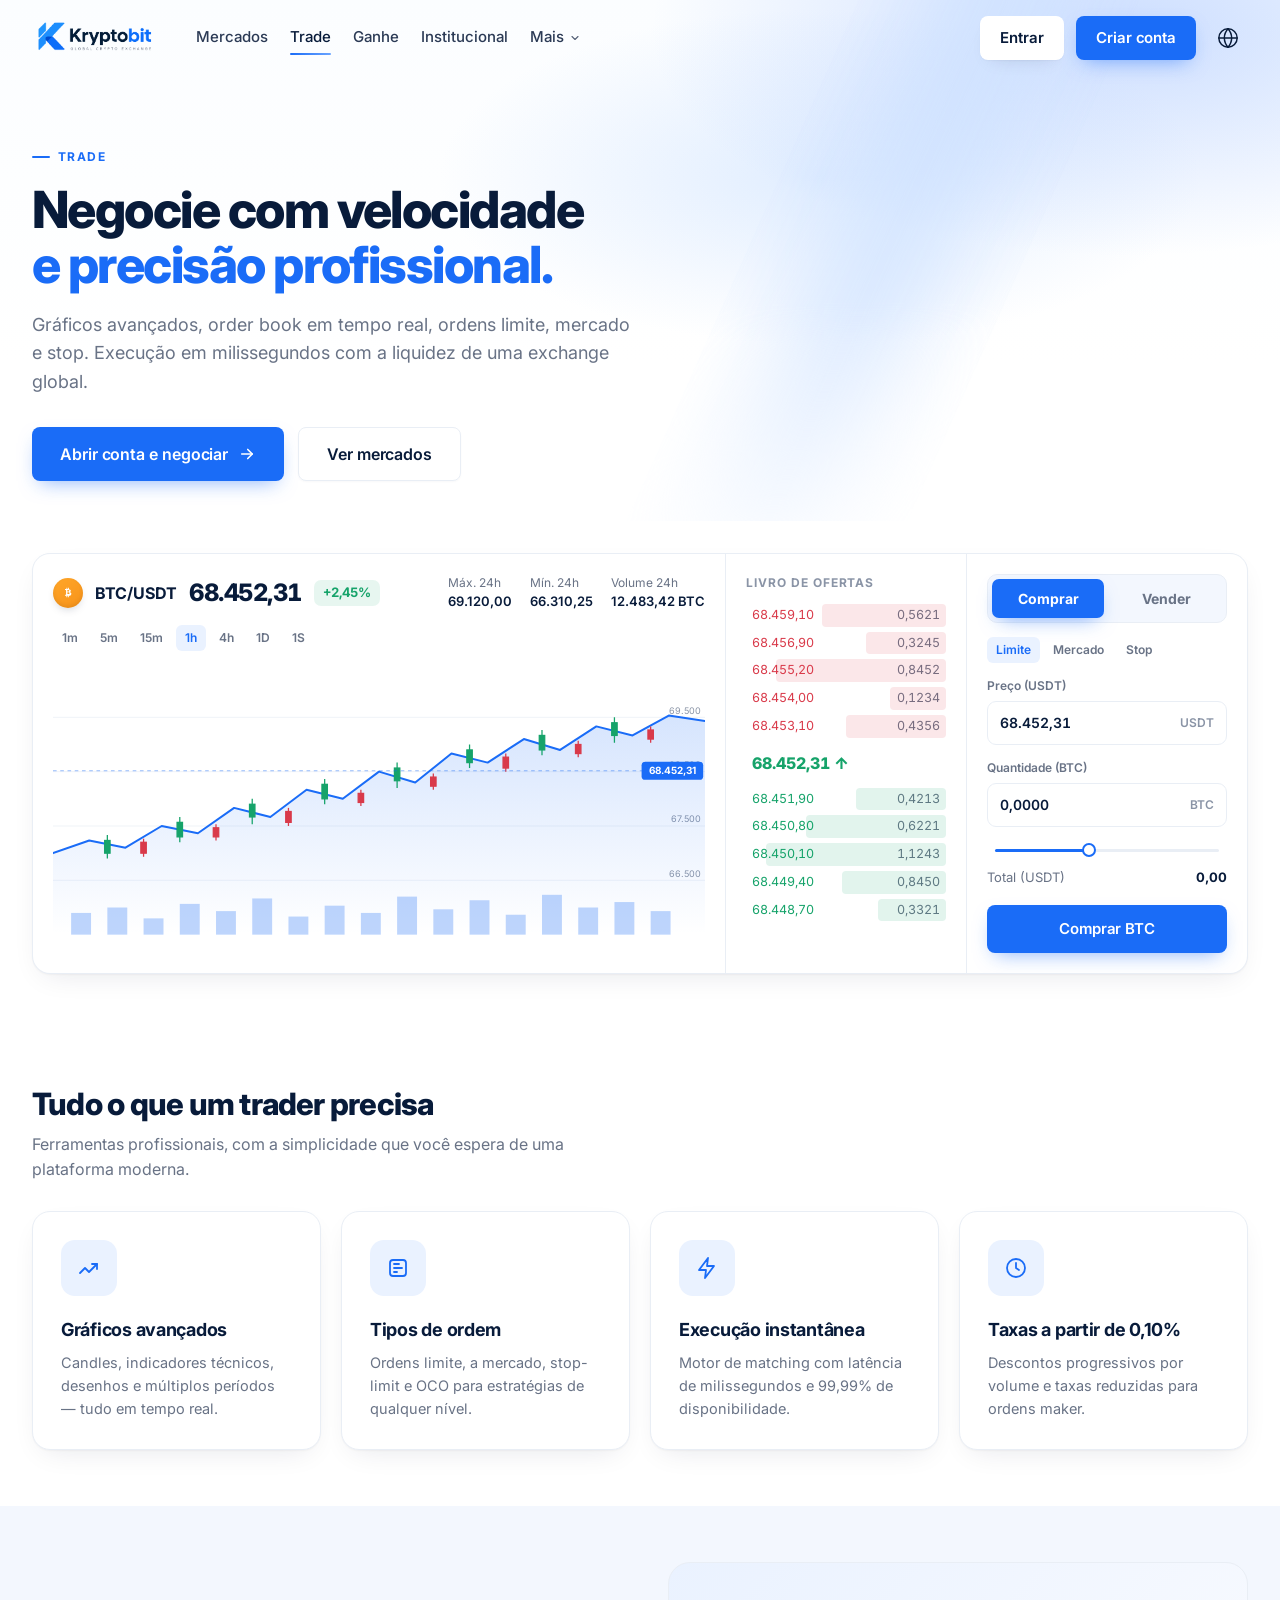
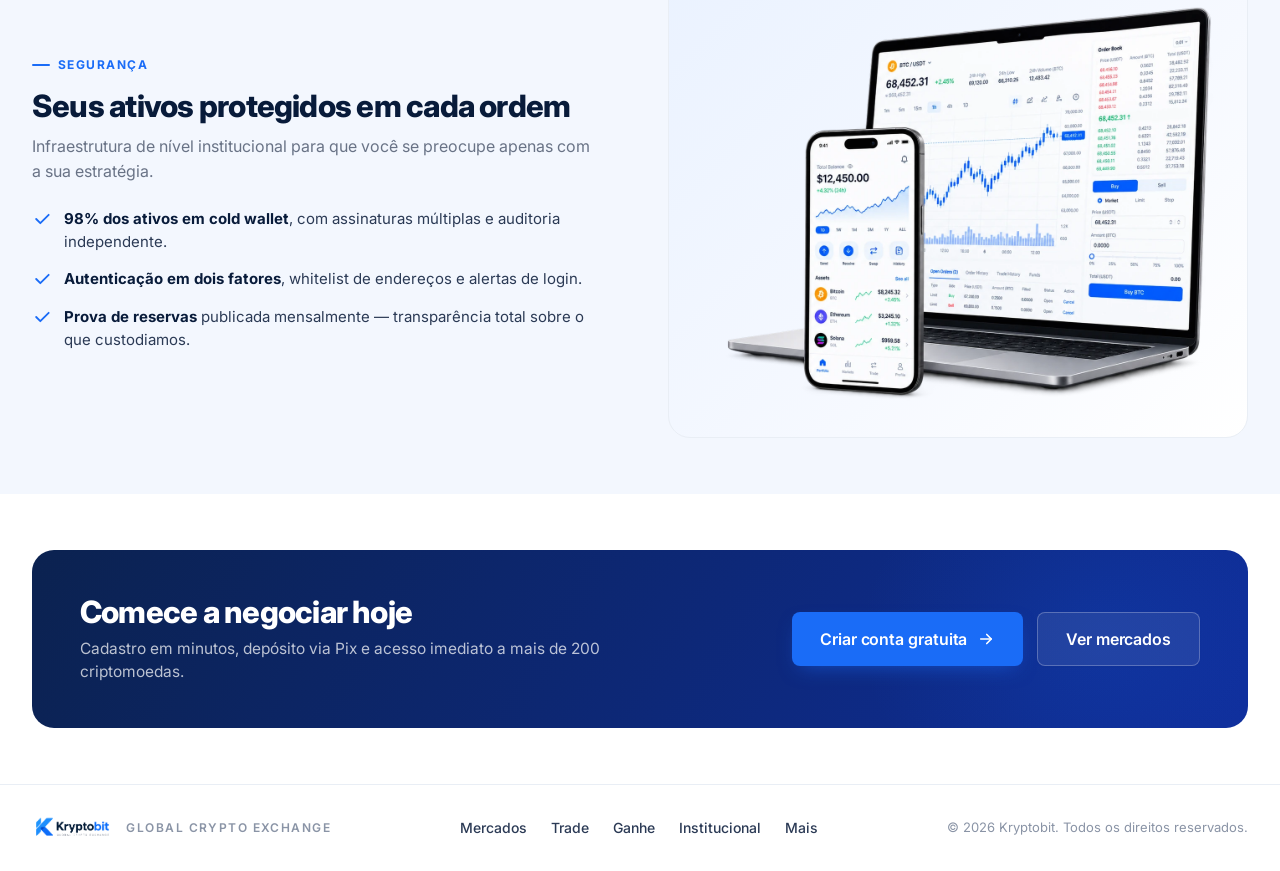
<file: trade.html>
<!DOCTYPE html>
<html lang="pt-BR">
<head>
  <meta charset="UTF-8" />
  <meta name="viewport" content="width=device-width, initial-scale=1.0" />
  <title>Trade — Kryptobit</title>
  <meta name="description" content="Plataforma de negociação profissional com gráficos avançados, order book em tempo real e execução em milissegundos." />
  <link rel="icon" type="image/png" href="assets/kryptobit-symbol.png" />
  <link rel="preconnect" href="https://fonts.googleapis.com" />
  <link rel="preconnect" href="https://fonts.gstatic.com" crossorigin />
  <link href="https://fonts.googleapis.com/css2?family=Inter:wght@400;500;600;700;800&display=swap" rel="stylesheet" />
  
  <link rel="stylesheet" href="css/styles.css" />
</head>
<body>

  <!-- ============ CURSOR ============ -->
  <div class="cursor" id="cursor" aria-hidden="true"></div>

  <!-- ============ HEADER ============ -->
  <header class="header" id="header">
    <div class="container header__inner">
      <a href="index.html" class="header__logo" aria-label="Kryptobit — página inicial">
        <img src="assets/kryptobit-logo.png" alt="Kryptobit" width="1525" height="493" />
      </a>

      <nav class="nav" aria-label="Navegação principal">
        <a href="mercados.html" class="nav__link">Mercados</a>
        <a href="trade.html" class="nav__link" aria-current="page">Trade</a>
        <a href="ganhe.html" class="nav__link">Ganhe</a>
        <a href="institucional.html" class="nav__link">Institucional</a>
        <a href="mais.html" class="nav__link nav__link--more">Mais
          <svg width="12" height="12" viewBox="0 0 24 24" fill="none" stroke="currentColor" stroke-width="2.2" stroke-linecap="round" stroke-linejoin="round"><path d="m6 9 6 6 6-6"/></svg>
        </a>
      </nav>

      <div class="header__actions">
        <a href="#entrar" class="btn btn--ghost btn--sm">Entrar</a>
        <a href="#criar-conta" class="btn btn--primary btn--sm">Criar conta</a>
        <button class="icon-btn" type="button" aria-label="Idioma">
          <svg width="22" height="22" viewBox="0 0 24 24" fill="none" stroke="currentColor" stroke-width="1.6" stroke-linecap="round" stroke-linejoin="round"><circle cx="12" cy="12" r="10"/><path d="M2 12h20"/><path d="M12 2a15.3 15.3 0 0 1 4 10 15.3 15.3 0 0 1-4 10 15.3 15.3 0 0 1-4-10 15.3 15.3 0 0 1 4-10z"/></svg>
        </button>
        <button class="burger" id="burger" type="button" aria-label="Abrir menu" aria-expanded="false" aria-controls="mobileMenu">
          <span></span><span></span>
        </button>
      </div>
    </div>

    <!-- Mobile menu -->
    <div class="mobile-menu" id="mobileMenu">
      <nav class="mobile-menu__nav" aria-label="Navegação mobile">
        <a href="mercados.html">Mercados</a>
        <a href="trade.html">Trade</a>
        <a href="ganhe.html">Ganhe</a>
        <a href="institucional.html">Institucional</a>
        <a href="mais.html">Mais</a>
      </nav>
      <div class="mobile-menu__actions">
        <a href="#entrar" class="btn btn--ghost">Entrar</a>
        <a href="#criar-conta" class="btn btn--primary">Criar conta</a>
      </div>
    </div>
  </header>

  <main>
    <!-- ============ PAGE HERO ============ -->
    <section class="page-hero">
      <div class="hero__glow" aria-hidden="true"></div>
      <div class="container">
        <div class="page-hero__inner">
          <span class="eyebrow reveal-up">Trade</span>
          <h1 class="page-title">
            <span class="line"><span class="line__inner">Negocie com velocidade</span></span>
            <span class="line"><span class="line__inner"><span class="accent">e precisão profissional.</span></span></span>
          </h1>
          <p class="page-lead text-reveal">Gráficos avançados, order book em tempo real, ordens limite, mercado e stop. Execução em milissegundos com a liquidez de uma exchange global.</p>
          <div class="page-actions reveal-up" data-delay="0.25">
            <a href="#criar-conta" class="btn btn--primary btn--lg">Abrir conta e negociar
              <svg class="btn__arrow" width="18" height="18" viewBox="0 0 24 24" fill="none" stroke="currentColor" stroke-width="2.2" stroke-linecap="round" stroke-linejoin="round"><path d="M5 12h14"/><path d="m13 6 6 6-6 6"/></svg>
            </a>
            <a href="mercados.html" class="btn btn--outline btn--lg">Ver mercados</a>
          </div>
        </div>
      </div>
    </section>

    <!-- ============ TRADE INTERFACE ============ -->
    <section class="section section--tight">
      <div class="container">
        <div class="trade-mock reveal-up draw" aria-label="Pré-visualização da interface de negociação">
          <!-- Chart -->
          <div>
            <div class="tm-pair">
              <span class="coin__icon coin__icon--btc"><svg viewBox="0 0 24 24" fill="currentColor"><path d="M14.4 11.3c.9-.5 1.4-1.3 1.3-2.4-.2-1.6-1.5-2.1-3.1-2.3V4.4h-1.4v2.1h-1.1V4.4H8.7v2.1H6.4v1.5h1c.5 0 .7.3.7.7v6.3c0 .4-.2.6-.6.6h-1l-.3 1.6h2.4v2.2h1.4v-2.2h1.1v2.2h1.4v-2.2c2.2-.1 3.8-.8 4-2.9.2-1.6-.6-2.4-2.1-2.8zm-4.2-3.4c.9 0 2.9-.3 2.9 1.2s-2 1.2-2.9 1.2V7.9zm0 6.6v-2.7c1.1 0 3.5-.3 3.5 1.3s-2.4 1.4-3.5 1.4z"/></svg></span>
              <strong>BTC/USDT</strong>
              <span class="tm-price">68.452,31</span>
              <span class="delta delta--up">+2,45%</span>
              <div class="tm-meta">
                <span>Máx. 24h<b>69.120,00</b></span>
                <span>Mín. 24h<b>66.310,25</b></span>
                <span>Volume 24h<b>12.483,42 BTC</b></span>
              </div>
            </div>
            <div class="tm-ranges"><span>1m</span><span>5m</span><span>15m</span><span class="is-on">1h</span><span>4h</span><span>1D</span><span>1S</span></div>
            <svg class="tm-chart" viewBox="0 0 720 300" aria-hidden="true">
              <defs>
                <linearGradient id="tmArea" x1="0" x2="0" y1="0" y2="1"><stop offset="0" stop-color="#1A6CF7" stop-opacity=".18"/><stop offset="1" stop-color="#1A6CF7" stop-opacity="0"/></linearGradient>
              </defs>
              <g stroke="#EEF2F8" stroke-width="1">
                <line x1="0" y1="60" x2="720" y2="60"/><line x1="0" y1="120" x2="720" y2="120"/><line x1="0" y1="180" x2="720" y2="180"/><line x1="0" y1="240" x2="720" y2="240"/>
              </g>
              <g fill="#8A94A6" font-size="10" font-family="Inter, sans-serif" text-anchor="end">
                <text x="716" y="56">69.500</text><text x="716" y="116">68.500</text><text x="716" y="176">67.500</text><text x="716" y="236">66.500</text>
              </g>
              <path class="tm-area" fill="url(#tmArea)" d="M0 210 L40 196 L80 204 L120 180 L160 188 L200 160 L240 170 L280 140 L320 150 L360 120 L400 132 L440 100 L480 110 L520 84 L560 96 L600 70 L640 80 L680 58 L720 64 V300 H0 Z"/>
              <path class="tm-line" fill="none" stroke="#1A6CF7" stroke-width="2.2" stroke-linejoin="round" stroke-linecap="round" d="M0 210 L40 196 L80 204 L120 180 L160 188 L200 160 L240 170 L280 140 L320 150 L360 120 L400 132 L440 100 L480 110 L520 84 L560 96 L600 70 L640 80 L680 58 L720 64"/>
              <!-- candles -->
              <g stroke-width="1.4">
                <g class="tm-candle" stroke="#16A36A" fill="#16A36A"><line x1="60" y1="190" x2="60" y2="216"/><rect x="57" y="196" width="6" height="14"/><line x1="140" y1="170" x2="140" y2="198"/><rect x="137" y="176" width="6" height="16"/><line x1="220" y1="150" x2="220" y2="178"/><rect x="217" y="156" width="6" height="14"/><line x1="300" y1="128" x2="300" y2="156"/><rect x="297" y="134" width="6" height="16"/><line x1="380" y1="110" x2="380" y2="138"/><rect x="377" y="116" width="6" height="14"/><line x1="460" y1="90" x2="460" y2="116"/><rect x="457" y="96" width="6" height="14"/><line x1="540" y1="74" x2="540" y2="102"/><rect x="537" y="80" width="6" height="16"/><line x1="620" y1="60" x2="620" y2="88"/><rect x="617" y="66" width="6" height="14"/></g>
                <g class="tm-candle" stroke="#D93A4A" fill="#D93A4A" style="transition-delay:.9s"><line x1="100" y1="194" x2="100" y2="214"/><rect x="97" y="198" width="6" height="12"/><line x1="180" y1="178" x2="180" y2="196"/><rect x="177" y="182" width="6" height="10"/><line x1="260" y1="160" x2="260" y2="180"/><rect x="257" y="164" width="6" height="12"/><line x1="340" y1="140" x2="340" y2="158"/><rect x="337" y="144" width="6" height="10"/><line x1="420" y1="122" x2="420" y2="140"/><rect x="417" y="126" width="6" height="10"/><line x1="500" y1="100" x2="500" y2="120"/><rect x="497" y="104" width="6" height="12"/><line x1="580" y1="86" x2="580" y2="104"/><rect x="577" y="90" width="6" height="10"/><line x1="660" y1="70" x2="660" y2="88"/><rect x="657" y="74" width="6" height="10"/></g>
              </g>
              <!-- volume -->
              <g class="tm-vol" fill="#1A6CF7" opacity=".28">
                <rect x="20" y="276" width="22" height="24"/><rect x="60" y="270" width="22" height="30"/><rect x="100" y="282" width="22" height="18"/><rect x="140" y="266" width="22" height="34"/><rect x="180" y="274" width="22" height="26"/><rect x="220" y="260" width="22" height="40"/><rect x="260" y="280" width="22" height="20"/><rect x="300" y="268" width="22" height="32"/><rect x="340" y="276" width="22" height="24"/><rect x="380" y="258" width="22" height="42"/><rect x="420" y="272" width="22" height="28"/><rect x="460" y="262" width="22" height="38"/><rect x="500" y="278" width="22" height="22"/><rect x="540" y="256" width="22" height="44"/><rect x="580" y="270" width="22" height="30"/><rect x="620" y="264" width="22" height="36"/><rect x="660" y="274" width="22" height="26"/>
              </g>
              <g class="tm-tag">
                <line x1="0" y1="119" x2="720" y2="119" stroke="#1A6CF7" stroke-width="1" stroke-dasharray="4 4" opacity=".5"/>
                <rect x="650" y="109" width="68" height="20" rx="4" fill="#1A6CF7"/><text x="684" y="123" fill="#fff" font-size="11" font-weight="700" font-family="Inter, sans-serif" text-anchor="middle">68.452,31</text>
              </g>
            </svg>
          </div>

          <!-- Order book -->
          <div>
            <div class="tm-title">Livro de ofertas</div>
            <div class="ob">
              <div class="ask" style="--w:62%"><span>68.459,10</span><span>0,5621</span></div>
              <div class="ask" style="--w:40%"><span>68.456,90</span><span>0,3245</span></div>
              <div class="ask" style="--w:85%"><span>68.455,20</span><span>0,8452</span></div>
              <div class="ask" style="--w:28%"><span>68.454,00</span><span>0,1234</span></div>
              <div class="ask" style="--w:50%"><span>68.453,10</span><span>0,4356</span></div>
              <div class="mid">68.452,31 ↑</div>
              <div class="bid" style="--w:45%"><span>68.451,90</span><span>0,4213</span></div>
              <div class="bid" style="--w:70%"><span>68.450,80</span><span>0,6221</span></div>
              <div class="bid" style="--w:90%"><span>68.450,10</span><span>1,1243</span></div>
              <div class="bid" style="--w:52%"><span>68.449,40</span><span>0,8450</span></div>
              <div class="bid" style="--w:34%"><span>68.448,70</span><span>0,3321</span></div>
            </div>
          </div>

          <!-- Buy / Sell -->
          <div>
            <div class="bs"><button class="is-on" type="button">Comprar</button><button class="is-sell" type="button">Vender</button></div>
            <div class="tm-ranges" style="margin-top:14px"><span class="is-on">Limite</span><span>Mercado</span><span>Stop</span></div>
            <div class="field"><label>Preço (USDT)</label><div>68.452,31 <small>USDT</small></div></div>
            <div class="field"><label>Quantidade (BTC)</label><div>0,0000 <small>BTC</small></div></div>
            <div class="slider" aria-hidden="true"></div>
            <div class="tm-total"><span>Total (USDT)</span><b>0,00</b></div>
            <a href="#criar-conta" class="btn btn--primary">Comprar BTC</a>
          </div>
        </div>
      </div>
    </section>

    <!-- ============ FEATURES ============ -->
    <section class="section">
      <div class="container">
        <div class="section__head reveal-up">
          <div>
            <h2 class="section__title split-words">Tudo o que um trader precisa</h2>
            <p class="section__text text-reveal">Ferramentas profissionais, com a simplicidade que você espera de uma plataforma moderna.</p>
          </div>
        </div>
        <ul class="cards">
          <li class="card reveal-up">
            <span class="feature__icon"><svg viewBox="0 0 24 24" fill="none" stroke="currentColor" stroke-width="1.8" stroke-linecap="round" stroke-linejoin="round"><path d="M3 17l5-5 4 4 8-8"/><path d="M15 8h5v5"/></svg></span>
            <h3>Gráficos avançados</h3>
            <p>Candles, indicadores técnicos, desenhos e múltiplos períodos — tudo em tempo real.</p>
          </li>
          <li class="card reveal-up" data-delay="0.08">
            <span class="feature__icon"><svg viewBox="0 0 24 24" fill="none" stroke="currentColor" stroke-width="1.8" stroke-linecap="round" stroke-linejoin="round"><rect x="4" y="4" width="16" height="16" rx="3"/><path d="M8 12h8"/><path d="M8 8h5"/><path d="M8 16h3"/></svg></span>
            <h3>Tipos de ordem</h3>
            <p>Ordens limite, a mercado, stop-limit e OCO para estratégias de qualquer nível.</p>
          </li>
          <li class="card reveal-up" data-delay="0.16">
            <span class="feature__icon"><svg viewBox="0 0 24 24" fill="none" stroke="currentColor" stroke-width="1.8" stroke-linecap="round" stroke-linejoin="round"><path d="M13 2 4 14h7l-1 8 9-12h-7z"/></svg></span>
            <h3>Execução instantânea</h3>
            <p>Motor de matching com latência de milissegundos e 99,99% de disponibilidade.</p>
          </li>
          <li class="card reveal-up" data-delay="0.24">
            <span class="feature__icon"><svg viewBox="0 0 24 24" fill="none" stroke="currentColor" stroke-width="1.8" stroke-linecap="round" stroke-linejoin="round"><circle cx="12" cy="12" r="9"/><path d="M12 7v5l3 2"/></svg></span>
            <h3>Taxas a partir de 0,10%</h3>
            <p>Descontos progressivos por volume e taxas reduzidas para ordens maker.</p>
          </li>
        </ul>
      </div>
    </section>

    <!-- ============ SPLIT ============ -->
    <section class="section section--soft">
      <div class="container split">
        <div class="reveal-up">
          <span class="eyebrow">Segurança</span>
          <h2 class="section__title split-words" style="margin-top:14px">Seus ativos protegidos em cada ordem</h2>
          <p class="section__text text-reveal">Infraestrutura de nível institucional para que você se preocupe apenas com a sua estratégia.</p>
          <ul class="split__list">
            <li><svg width="20" height="20" viewBox="0 0 24 24" fill="none" stroke="currentColor" stroke-width="2.2" stroke-linecap="round" stroke-linejoin="round"><path d="m5 12 5 5L20 7"/></svg><span><strong>98% dos ativos em cold wallet</strong>, com assinaturas múltiplas e auditoria independente.</span></li>
            <li><svg width="20" height="20" viewBox="0 0 24 24" fill="none" stroke="currentColor" stroke-width="2.2" stroke-linecap="round" stroke-linejoin="round"><path d="m5 12 5 5L20 7"/></svg><span><strong>Autenticação em dois fatores</strong>, whitelist de endereços e alertas de login.</span></li>
            <li><svg width="20" height="20" viewBox="0 0 24 24" fill="none" stroke="currentColor" stroke-width="2.2" stroke-linecap="round" stroke-linejoin="round"><path d="m5 12 5 5L20 7"/></svg><span><strong>Prova de reservas</strong> publicada mensalmente — transparência total sobre o que custodiamos.</span></li>
          </ul>
        </div>
        <div class="visual-panel reveal-up" data-delay="0.1">
          <picture>
            <source srcset="assets/kryptobit-hero-devices.webp" type="image/webp" />
            <img src="assets/kryptobit-hero-devices.png" alt="Plataforma Kryptobit no notebook e no celular" width="1248" height="1000" loading="lazy" decoding="async" />
          </picture>
        </div>
      </div>
    </section>

    <!-- ============ CTA ============ -->
    <section class="section">
      <div class="container">
        <div class="cta-band cta-band--navy reveal-up">
          <div>
            <h2 class="split-words">Comece a negociar hoje</h2>
            <p>Cadastro em minutos, depósito via Pix e acesso imediato a mais de 200 criptomoedas.</p>
          </div>
          <div class="page-actions">
            <a href="#criar-conta" class="btn btn--primary btn--lg">Criar conta gratuita
              <svg class="btn__arrow" width="18" height="18" viewBox="0 0 24 24" fill="none" stroke="currentColor" stroke-width="2.2" stroke-linecap="round" stroke-linejoin="round"><path d="M5 12h14"/><path d="m13 6 6 6-6 6"/></svg>
            </a>
            <a href="mercados.html" class="btn btn--outline btn--lg">Ver mercados</a>
          </div>
        </div>
      </div>
    </section>
  </main>

  <!-- ============ FOOTER ============ -->
  <footer class="footer">
    <div class="container footer__inner">
      <div class="footer__brand">
        <img src="assets/kryptobit-logo.png" alt="Kryptobit" width="1525" height="493" loading="lazy" />
        <p>Global Crypto Exchange</p>
      </div>
      <nav class="footer__nav" aria-label="Rodapé">
        <a href="mercados.html">Mercados</a>
        <a href="trade.html">Trade</a>
        <a href="ganhe.html">Ganhe</a>
        <a href="institucional.html">Institucional</a>
        <a href="mais.html">Mais</a>
      </nav>
      <p class="footer__copy">© 2026 Kryptobit. Todos os direitos reservados.</p>
    </div>
  </footer>

  <script src="js/main.js" defer></script>
</body>
</html>
</file>
<file: css/styles.css>
/* ==========================================================================
   KRYPTOBIT — Landing page
   Design tokens
   ========================================================================== */
:root {
  /* Brand (anchored to the official logo PNG: navy #001C38 / blue #0C6CF8–#1C8CFC) */
  --blue: #1A6CF7;
  --blue-hover: #0F5BE0;
  --blue-deep: #0F2D9A;
  --blue-soft: #EAF2FF;
  --blue-soft-2: #E3EEFF;
  --blue-tint: #F3F7FE;
  --navy: #081B3A;
  --navy-2: #0D2448;
  --text: #081B3A;
  --muted: #697386;
  --muted-2: #8A94A6;
  --line: #E9EEF5;
  --white: #FFFFFF;
  --green: #16A36A;

  /* Layout */
  --container: 1360px;
  --gutter: 32px;
  --header-h: 76px;

  /* Radius */
  --r-sm: 8px;
  --r-md: 12px;
  --r-lg: 18px;
  --r-xl: 22px;

  /* Shadows */
  --sh-btn: 0 8px 20px -8px rgba(26, 108, 247, 0.55);
  --sh-btn-hover: 0 14px 28px -10px rgba(26, 108, 247, 0.6);
  --sh-soft: 0 1px 2px rgba(8, 27, 58, 0.04), 0 10px 30px -12px rgba(8, 27, 58, 0.12);
  --sh-badge: 0 10px 24px -12px rgba(8, 27, 58, 0.45);

  /* Motion */
  --ease-out: cubic-bezier(0.22, 1, 0.36, 1);
  --ease-smooth: cubic-bezier(0.65, 0, 0.35, 1);
  --ease-soft: cubic-bezier(0.25, 0.1, 0.25, 1);
  --t-fast: 0.22s;
  --t-base: 0.42s;
  --t-slow: 0.9s;

  --font: "Inter", -apple-system, BlinkMacSystemFont, "Segoe UI", Roboto, sans-serif;
}

/* ==========================================================================
   Base
   ========================================================================== */
*, *::before, *::after { box-sizing: border-box; }
html { scroll-behavior: smooth; -webkit-text-size-adjust: 100%; }
body {
  margin: 0;
  font-family: var(--font);
  font-size: 16px;
  line-height: 1.5;
  color: var(--text);
  background: var(--white);
  -webkit-font-smoothing: antialiased;
  -moz-osx-font-smoothing: grayscale;
  text-rendering: optimizeLegibility;
  overflow-x: hidden;
}
body.is-loading { overflow: hidden; }
img, svg { display: block; max-width: 100%; }
a { color: inherit; text-decoration: none; }
ul, ol { list-style: none; margin: 0; padding: 0; }
h1, h2, h3, p { margin: 0; }
button { font: inherit; color: inherit; background: none; border: 0; padding: 0; cursor: pointer; }

.container {
  width: 100%;
  max-width: var(--container);
  margin-inline: auto;
  padding-inline: var(--gutter);
}
.accent { color: var(--blue); }

/* ==========================================================================
   Preloader (index only)
   ========================================================================== */
.preloader {
  position: fixed; inset: 0; z-index: 1000;
  display: grid; place-items: center;
  background: var(--white);
  transition: transform 0.9s cubic-bezier(0.76, 0, 0.24, 1), visibility 0s linear 0.9s;
}
.preloader::after {
  /* soft blue light sweeping behind the logo */
  content: ""; position: absolute; left: 50%; top: 50%; width: 520px; height: 520px;
  transform: translate(-50%, -50%) scale(0.6);
  border-radius: 50%;
  background: radial-gradient(closest-side, rgba(26,108,247,0.14), rgba(26,108,247,0));
  animation: preGlow 1.6s var(--ease-out) forwards;
}
.preloader.is-done { transform: translateY(-100%); visibility: hidden; pointer-events: none; }
.preloader__logo { position: relative; display: flex; align-items: center; gap: 18px; height: 72px; z-index: 1; }
.preloader__ring {
  position: absolute; left: 50%; top: 50%; width: 110px; height: 110px; margin: -55px 0 0 -55px;
  border-radius: 50%; border: 1.5px solid rgba(26,108,247,0.35);
  opacity: 0; transform: scale(0.4);
  animation: ringOut 1.1s var(--ease-out) forwards 0.1s;
}
.preloader__symbol {
  width: 64px; height: auto; position: relative; z-index: 1;
  opacity: 0; transform: scale(0.5) rotate(-8deg); filter: blur(10px);
  animation: symIn 0.9s var(--ease-out) forwards 0.05s;
}
.preloader__word {
  display: block; height: 52px; overflow: hidden;
  clip-path: inset(0 100% 0 0);
  animation: wordIn 0.9s cubic-bezier(0.76, 0, 0.24, 1) forwards 0.55s;
}
.preloader__word img { height: 52px; width: auto; transform: translateX(-24px); animation: wordSlide 0.9s var(--ease-out) forwards 0.55s; }
.preloader__line {
  position: absolute; left: 50%; bottom: 14vh; width: 160px; height: 2px;
  transform: translateX(-50%);
  background: var(--blue-soft); border-radius: 2px; overflow: hidden;
}
.preloader__line span {
  position: absolute; inset: 0; background: var(--blue);
  transform-origin: left; transform: scaleX(0);
  animation: lineIn 1.5s cubic-bezier(0.65, 0, 0.35, 1) forwards 0.1s;
}
@keyframes preGlow { to { transform: translate(-50%, -50%) scale(1); } }
@keyframes ringOut { 0% { opacity: 0; transform: scale(0.4); } 35% { opacity: 1; } 100% { opacity: 0; transform: scale(1.9); } }
@keyframes symIn { to { opacity: 1; transform: none; filter: blur(0); } }
@keyframes wordIn { to { clip-path: inset(0 0 0 0); } }
@keyframes wordSlide { to { transform: none; } }
@keyframes lineIn { to { transform: scaleX(1); } }
/* pages without preloader: soft fade-in */
body.is-entering main, body.is-entering .header { animation: pageIn 0.7s var(--ease-out) both; }
@keyframes pageIn { from { opacity: 0; transform: translateY(10px); } to { opacity: 1; transform: none; } }

/* ==========================================================================
   Cursor
   ========================================================================== */
.cursor {
  position: fixed; left: 0; top: 0; z-index: 999; transform: translate3d(-100px,-100px,0);
  width: 14px; height: 14px; margin: -7px 0 0 -7px;
  border-radius: 50%;
  background: var(--blue);
  pointer-events: none;
  opacity: 0;
  transition: width var(--t-base) var(--ease-out), height var(--t-base) var(--ease-out),
              margin var(--t-base) var(--ease-out), background var(--t-base), opacity var(--t-base), border-color var(--t-base);
  mix-blend-mode: multiply;
  will-change: transform;
}
.cursor.is-visible { opacity: 0.9; }
.cursor.is-hover {
  width: 44px; height: 44px; margin: -22px 0 0 -22px;
  background: rgba(26, 108, 247, 0.12);
  border: 1.5px solid rgba(26, 108, 247, 0.45);
}
@media (hover: none), (pointer: coarse), (max-width: 1024px) { .cursor { display: none; } }

/* ==========================================================================
   Buttons
   ========================================================================== */
.btn {
  position: relative;
  display: inline-flex; align-items: center; justify-content: center; gap: 10px;
  height: 48px; padding: 0 22px;
  border-radius: var(--r-sm);
  font-weight: 600; font-size: 15px; letter-spacing: -0.005em;
  white-space: nowrap;
  transition: background var(--t-base) var(--ease-out), color var(--t-base) var(--ease-out),
              box-shadow var(--t-base) var(--ease-out), transform var(--t-base) var(--ease-out),
              border-color var(--t-base) var(--ease-out);
  will-change: transform;
}
.btn--sm { height: 44px; padding: 0 20px; font-size: 15px; }
.btn--lg { height: 54px; padding: 0 28px; font-size: 16px; }
.btn--primary {
  background: var(--blue); color: var(--white);
  box-shadow: var(--sh-btn);
  overflow: hidden;
}
.btn--primary::after {
  content: ""; position: absolute; top: -40%; bottom: -40%; left: -30%; width: 40%;
  background: linear-gradient(100deg, rgba(255,255,255,0) 0%, rgba(255,255,255,0.35) 50%, rgba(255,255,255,0) 100%);
  transform: translateX(-120%) skewX(-18deg);
  transition: transform 0.7s var(--ease-out);
  pointer-events: none;
}
.btn--primary:hover::after { transform: translateX(380%) skewX(-18deg); }
.btn--primary > * { position: relative; z-index: 1; }
.btn--primary:hover { background: var(--blue-hover); box-shadow: var(--sh-btn-hover); transform: translateY(-1px) scale(1.015); }
.btn--primary:active { transform: translateY(0) scale(0.99); }
.btn--outline {
  background: var(--white); color: var(--navy);
  border: 1px solid var(--line);
  box-shadow: 0 1px 2px rgba(8, 27, 58, 0.03);
}
.btn--outline:hover { background: var(--blue-tint); border-color: #DCE6F5; transform: translateY(-1px) scale(1.015); }
.btn--ghost { background: var(--white); color: var(--navy); box-shadow: 0 1px 2px rgba(8,27,58,0.04), 0 8px 20px -12px rgba(8,27,58,0.18); }
.btn--ghost:hover { background: var(--blue-tint); }
.btn__arrow { transition: transform var(--t-base) var(--ease-out); }
.btn:hover .btn__arrow { transform: translateX(4px); }

.icon-btn {
  width: 40px; height: 40px; display: grid; place-items: center;
  border-radius: 50%; color: var(--navy);
  transition: background var(--t-base), color var(--t-base);
}
.icon-btn:hover { background: var(--blue-tint); color: var(--blue); }

/* ==========================================================================
   Header
   ========================================================================== */
.header {
  position: sticky; top: 0; z-index: 100;
  height: var(--header-h);
  background: rgba(255, 255, 255, 0);
  border-bottom: 1px solid rgba(233, 238, 245, 0);
  transition: background 0.5s var(--ease-soft), border-color 0.5s var(--ease-soft), box-shadow 0.5s var(--ease-soft);
  opacity: 0; transform: translateY(-6px);
}
.header.is-ready { opacity: 1; transform: none; transition: opacity 0.8s var(--ease-out), transform 0.8s var(--ease-out), background 0.5s, border-color 0.5s, box-shadow 0.5s; }
.header.is-scrolled {
  background: rgba(255, 255, 255, 0.86);
  -webkit-backdrop-filter: saturate(180%) blur(14px);
  backdrop-filter: saturate(180%) blur(14px);
  border-bottom-color: rgba(233, 238, 245, 0.9);
  box-shadow: 0 6px 24px -18px rgba(8, 27, 58, 0.18);
}
.header__inner {
  height: 100%;
  display: flex; align-items: center; gap: 40px;
}
.header__logo img { height: 40px; width: auto; transition: transform var(--t-base) var(--ease-out); }
.header__logo:hover img { transform: scale(1.04); }
.nav { display: flex; align-items: center; gap: 32px; margin-left: 0; }
.nav__link {
  position: relative;
  font-size: 15px; font-weight: 500; color: #2B3A55;
  display: inline-flex; align-items: center; gap: 5px;
  transition: color var(--t-fast);
}
.nav__link::after {
  content: ""; position: absolute; left: 0; right: 0; bottom: -6px; height: 2px;
  background: linear-gradient(90deg, var(--blue), #6AA4FF); border-radius: 2px;
  transform: scaleX(0); transform-origin: right;
  transition: transform var(--t-base) var(--ease-out);
}
.nav__link:hover::after, .nav__link[aria-current="page"]::after { transform-origin: left; }
.nav__link:hover, .nav__link[aria-current="page"] { color: var(--navy); }
.nav__link:hover::after, .nav__link[aria-current="page"]::after { transform: scaleX(1); }
.nav__link--more svg { margin-top: 1px; opacity: 0.8; transition: transform var(--t-base) var(--ease-out); }
.nav__link--more:hover svg { transform: translateY(1px); }
.header__actions { margin-left: auto; display: flex; align-items: center; gap: 12px; }

.burger {
  display: none; width: 42px; height: 42px; position: relative;
}
.burger span {
  position: absolute; left: 11px; width: 20px; height: 2px; border-radius: 2px;
  background: var(--navy);
  transition: transform var(--t-base) var(--ease-out), top var(--t-base) var(--ease-out), opacity var(--t-base);
}
.burger span:first-child { top: 16px; }
.burger span:last-child { top: 24px; }
.burger[aria-expanded="true"] span:first-child { top: 20px; transform: rotate(45deg); }
.burger[aria-expanded="true"] span:last-child { top: 20px; transform: rotate(-45deg); }

.mobile-menu {
  display: none;
  position: absolute; left: 0; right: 0; top: 100%;
  background: rgba(255, 255, 255, 0.96);
  -webkit-backdrop-filter: blur(14px); backdrop-filter: blur(14px);
  border-bottom: 1px solid var(--line);
  padding: 12px var(--gutter) 24px;
  opacity: 0; transform: translateY(-8px);
  transition: opacity var(--t-base) var(--ease-out), transform var(--t-base) var(--ease-out);
}
.mobile-menu.is-open { opacity: 1; transform: none; }
.mobile-menu__nav { display: grid; }
.mobile-menu__nav a { padding: 14px 0; font-size: 17px; font-weight: 600; border-bottom: 1px solid var(--line); }
.mobile-menu__actions { display: grid; grid-template-columns: 1fr 1fr; gap: 10px; margin-top: 18px; }

/* ==========================================================================
   Hero
   ========================================================================== */
.hero {
  position: relative;
  margin-top: calc(var(--header-h) * -1);
  padding-top: var(--header-h);
  overflow: hidden;
  background: var(--white);
}
.hero__glow {
  position: absolute; inset: 0; z-index: 0; pointer-events: none;
  background:
    radial-gradient(62% 72% at 88% 6%, rgba(96, 150, 255, 0.30) 0%, rgba(96, 150, 255, 0) 60%),
    radial-gradient(48% 52% at 64% 34%, rgba(170, 205, 255, 0.34) 0%, rgba(170, 205, 255, 0) 62%),
    linear-gradient(180deg, #FBFDFF 0%, #FFFFFF 70%);
}
.hero__grid {
  position: absolute; inset: 0; z-index: 0; pointer-events: none;
  background-image: linear-gradient(rgba(26,108,247,0.10) 1px, transparent 1px), linear-gradient(90deg, rgba(26,108,247,0.10) 1px, transparent 1px);
  background-size: 56px 56px;
  -webkit-mask-image: radial-gradient(260px 260px at var(--gx, -400px) var(--gy, -400px), #000 0%, rgba(0,0,0,0.35) 45%, transparent 100%);
          mask-image: radial-gradient(260px 260px at var(--gx, -400px) var(--gy, -400px), #000 0%, rgba(0,0,0,0.35) 45%, transparent 100%);
  opacity: 0; transition: opacity 0.6s;
}
.hero:hover .hero__grid, .page-hero:hover .hero__grid { opacity: 1; }
.hero__glow::after {
  /* faint diagonal light beam, as in the reference */
  content: ""; position: absolute; left: 52%; top: -30%; width: 22%; height: 160%;
  background: linear-gradient(90deg, rgba(220, 234, 255, 0) 0%, rgba(205, 225, 255, 0.7) 50%, rgba(220, 234, 255, 0) 100%);
  transform: skewX(-24deg);
  filter: blur(22px);
  -webkit-mask-image: linear-gradient(180deg, #000 0%, #000 55%, transparent 90%);
          mask-image: linear-gradient(180deg, #000 0%, #000 55%, transparent 90%);
}
.hero__inner {
  position: relative; z-index: 1;
  display: grid; grid-template-columns: 44fr 56fr; align-items: center;
  min-height: 640px;
  padding-top: 10px; padding-bottom: 0;
}
.hero__content { position: relative; z-index: 2; max-width: 560px; }
.hero__title {
  font-size: clamp(40px, 4.55vw, 66px);
  font-weight: 800;
  line-height: 1.07;
  letter-spacing: -0.03em;
  color: var(--navy);
}
.hero__title .line { display: block; overflow: hidden; padding-bottom: 0.06em; margin-bottom: -0.06em; }
.hero__title .line__inner { display: block; transform: translateY(110%); opacity: 0; }
.hero__title.is-in .line__inner { animation: lineUp 1s var(--ease-out) forwards; }
.hero__title.is-in .line:nth-child(1) .line__inner { animation-delay: 0.05s; }
.hero__title.is-in .line:nth-child(2) .line__inner { animation-delay: 0.17s; }
.hero__title.is-in .line:nth-child(3) .line__inner { animation-delay: 0.29s; }
@keyframes lineUp { to { transform: translateY(0); opacity: 1; } }

.hero__sub {
  margin-top: 22px; max-width: 520px;
  font-size: 18px; line-height: 1.6; color: var(--muted);
}
.hero__cta { display: flex; flex-wrap: wrap; gap: 14px; margin-top: 30px; }
.hero__perks {
  display: flex; flex-wrap: nowrap; gap: 20px 24px;
  margin-top: 48px; max-width: 640px; width: max-content;
}
.hero__perks li { display: flex; align-items: center; gap: 9px; color: var(--navy); flex: none; }
.hero__perks svg { flex: none; color: var(--navy-2); width: 24px; height: 24px; }
.hero__perks span { display: grid; line-height: 1.2; }
.hero__perks strong { font-size: 12px; font-weight: 700; letter-spacing: -0.01em; }
.hero__perks span { font-size: 10.5px; color: var(--muted); white-space: nowrap; }

.hero__visual {
  position: relative; z-index: 1;
  margin-left: -22%; margin-right: -5%; margin-top: 4px; margin-bottom: -8px; display: flex; justify-content: flex-end;
  opacity: 0; transform: translateX(40px) scale(0.96) rotate(0.4deg);
}
.hero__visual.is-in {
  animation: heroVisualIn 1.4s var(--ease-out) forwards 0.35s;
}
@keyframes heroVisualIn { to { opacity: 1; transform: none; } }
.hero__visual.is-floating .hero__devices { animation: devFloat 7s ease-in-out infinite; }
@keyframes devFloat { 0%, 100% { translate: 0 0; } 50% { translate: 0 -8px; } }
.hero__devices {
  width: auto; height: 640px; max-width: none; margin-left: auto; aspect-ratio: 1248 / 1000;
  object-fit: contain; object-position: right bottom;
  will-change: transform;
}

/* Word-by-word reveal (JS splits .split-words) */
.split-words .w { display: inline-block; opacity: 0; transform: translateY(0.6em) rotate(1.5deg); filter: blur(4px); transition: opacity 0.7s var(--ease-out), transform 0.7s var(--ease-out), filter 0.7s var(--ease-out); transition-delay: calc(var(--i) * 45ms); }
.split-words.is-in .w { opacity: 1; transform: none; filter: blur(0); }
.text-reveal .w { opacity: 0.18; transition: opacity 0.5s var(--ease-out); transition-delay: calc(var(--i) * 28ms); }
.text-reveal.is-in .w { opacity: 1; }

/* Entrance helpers (hero only — JS adds .is-in) */
.reveal-up { opacity: 0; transform: translateY(22px); transition: opacity var(--t-slow) var(--ease-out), transform var(--t-slow) var(--ease-out); }
.reveal-up.is-in { opacity: 1; transform: none; }
/* Keep the button transition for hover after reveal */
.btn.reveal-up.is-in { transition: background var(--t-base) var(--ease-out), color var(--t-base), box-shadow var(--t-base), transform var(--t-base) var(--ease-out), border-color var(--t-base); }

/* ==========================================================================
   Ticker
   ========================================================================== */
.ticker { padding: 10px 0 0; position: relative; z-index: 2; }
.ticker__strip {
  background: var(--white);
  border: 1px solid #F0F3F8;
  border-radius: var(--r-lg);
  box-shadow: var(--sh-soft);
  overflow: hidden;
}
.ticker__track {
  display: grid; grid-template-columns: repeat(5, 1fr);
  min-height: 98px; align-items: center;
}
.coin {
  position: relative;
  display: grid; grid-template-columns: 40px minmax(0, 1fr) 66px; align-items: center; gap: 12px;
  padding: 14px 16px 14px 20px;
}
.coin + .coin::before {
  content: ""; position: absolute; left: 0; top: 24%; bottom: 24%; width: 1px;
  background: linear-gradient(180deg, transparent, var(--line), transparent);
}
.coin { transition: background var(--t-base); border-radius: 12px; }
.coin:hover { background: var(--blue-tint); }
.coin:hover .coin__icon { transform: scale(1.1) rotate(-6deg); }
.coin__icon { transition: transform var(--t-base) var(--ease-out); }
.coin__icon {
  width: 40px; height: 40px; border-radius: 50%; display: grid; place-items: center; color: #fff;
  box-shadow: inset 0 -2px 4px rgba(0,0,0,0.08), 0 4px 10px -4px rgba(8,27,58,0.25);
}
.coin__icon--btc { background: linear-gradient(145deg, #FFA629, #F7931A); }
.coin__icon--eth { background: linear-gradient(145deg, #8A8FF5, #5F66E0); }
.coin__icon--sol { background: linear-gradient(145deg, #14F195 0%, #9945FF 100%); background: #0B0F1A; color: #19F5A9; }
.coin__icon--bnb { background: linear-gradient(145deg, #F6C545, #EFB90B); }
.coin__icon--xrp { background: linear-gradient(145deg, #2F3A4F, #1B2231); }
.coin__meta { display: grid; line-height: 1.25; min-width: 0; }
.coin__meta strong { font-size: 15px; font-weight: 700; color: var(--navy); letter-spacing: -0.01em; }
.coin__meta small { font-size: 11.5px; color: var(--muted-2); font-weight: 500; }
.coin__meta em { font-style: normal; font-size: 13.5px; font-weight: 600; color: var(--navy); margin-top: 4px; white-space: nowrap; }
.coin__meta b { font-size: 12.5px; font-weight: 600; color: var(--green); margin-top: 2px; }
.coin__spark { width: 66px; height: 36px; }
.spark-line { fill: none; stroke: var(--green); stroke-width: 1.8; stroke-linejoin: round; stroke-linecap: round; }
.spark-fill { fill: url(#sg); }

/* ==========================================================================
   Why
   ========================================================================== */
.why { padding: 56px 0 28px; background: var(--white); }
.why__inner { display: grid; grid-template-columns: 352px 1fr; gap: 56px; align-items: start; }
.why__title {
  font-size: clamp(32px, 2.85vw, 41px); font-weight: 800; line-height: 1.12; letter-spacing: -0.028em; color: var(--navy);
}
.why__text { margin-top: 18px; font-size: 16.5px; line-height: 1.6; color: var(--muted); max-width: 372px; }
.why__intro .btn { margin-top: 26px; }

.features { display: grid; grid-template-columns: repeat(4, 1fr); gap: 22px; padding-top: 6px; }
.feature__icon {
  width: 72px; height: 72px; border-radius: 16px;
  background: var(--blue-soft); color: var(--blue);
  display: grid; place-items: center;
  transition: transform var(--t-base) var(--ease-out), background var(--t-base);
}
.feature { padding: 4px 0; border-radius: 0; }
.feature:hover .feature__icon { transform: translateY(-3px) scale(1.05); background: var(--blue); color: #fff; box-shadow: 0 12px 22px -10px rgba(26,108,247,0.7); }
.feature__icon { transition: transform var(--t-base) var(--ease-out), background var(--t-base), color var(--t-base), box-shadow var(--t-base); }
.feature h3 { transition: color var(--t-fast); }
.feature:hover h3 { color: var(--blue); }
.feature h3 { margin-top: 22px; font-size: 17px; font-weight: 700; letter-spacing: -0.015em; color: var(--navy); }
.feature p { margin-top: 10px; font-size: 13.5px; line-height: 1.6; color: var(--muted); max-width: 232px; }

/* ==========================================================================
   App banner
   ========================================================================== */
.app { padding: 44px 0 64px; }
.app__banner {
  position: relative;
  display: grid; grid-template-columns: minmax(0, 420px) auto minmax(0, 1fr); align-items: center;
  column-gap: 44px;
  min-height: 184px;
  border-radius: var(--r-xl);
  background: linear-gradient(90deg, #E7F0FE 0%, #E4EFFE 50%, #DDEAFD 100%);
  overflow: visible;
}
.app__banner::before {
  /* clipped background layer so phones can overflow the top edge */
  content: ""; position: absolute; inset: 0; border-radius: inherit;
  box-shadow: 0 24px 50px -30px rgba(15, 45, 154, 0.25);
  pointer-events: none;
}
.app__content { position: relative; z-index: 2; padding: 28px 0 28px 36px; }
.app__title { font-size: clamp(24px, 2.2vw, 30px); font-weight: 800; letter-spacing: -0.025em; color: var(--blue-deep); line-height: 1.15; }
.app__text { margin-top: 10px; font-size: 15.5px; line-height: 1.55; color: var(--muted); max-width: 440px; }
.app__badges { position: relative; z-index: 2; display: flex; flex-wrap: wrap; gap: 12px; }
.store-badge {
  display: inline-flex; align-items: center; gap: 10px;
  height: 52px; padding: 0 16px 0 12px;
  border-radius: 10px; background: #0B0F1A; color: #fff;
  border: 1px solid #2A3140;
  box-shadow: var(--sh-badge);
  transition: transform var(--t-base) var(--ease-out), box-shadow var(--t-base);
}
.store-badge:hover { transform: translateY(-2px); box-shadow: 0 16px 28px -14px rgba(8, 27, 58, 0.6); }
.store-badge span { display: grid; line-height: 1.05; }
.store-badge small { font-size: 10px; font-weight: 500; letter-spacing: 0.02em; opacity: 0.9; }
.store-badge strong { font-size: 19px; font-weight: 600; letter-spacing: -0.01em; }

.app__visual {
  position: absolute; right: 0; bottom: 0; top: -26%;
  width: 56%; z-index: 1;
  clip-path: inset(0 0 0 -100% round 0 var(--r-xl) var(--r-xl) 0);
  pointer-events: none;
}
.app__visual picture { position: absolute; inset: 0; }
.app__visual img {
  position: absolute; right: 0; bottom: 0; height: 100%; width: auto; max-width: none;
  object-fit: contain; object-position: right bottom;
}
.app__visual img {
  -webkit-mask-image: linear-gradient(180deg, transparent 0%, rgba(0,0,0,.35) 16%, #000 34%), linear-gradient(90deg, transparent 0%, #000 40%);
          mask-image: linear-gradient(180deg, transparent 0%, rgba(0,0,0,.35) 16%, #000 34%), linear-gradient(90deg, transparent 0%, #000 40%);
  -webkit-mask-composite: source-in; mask-composite: intersect;
}

/* ==========================================================================
   Footer
   ========================================================================== */
.footer { border-top: 1px solid var(--line); padding: 30px 0; background: var(--white); }
.footer__inner { display: flex; align-items: center; justify-content: space-between; gap: 24px; flex-wrap: wrap; }
.footer__brand { display: flex; align-items: center; gap: 14px; }
.footer__brand img { height: 26px; width: auto; }
.footer__brand p { font-size: 12px; letter-spacing: 0.12em; text-transform: uppercase; color: var(--muted-2); font-weight: 600; }
.footer__nav { display: flex; gap: 24px; flex-wrap: wrap; }
.footer__nav a { font-size: 14px; font-weight: 500; color: #2B3A55; transition: color var(--t-fast); }
.footer__nav a:hover { color: var(--blue); }
.footer__copy { font-size: 13px; color: var(--muted-2); }

/* ==========================================================================
   Inner pages — shared components
   ========================================================================== */
.page-hero {
  position: relative; overflow: hidden;
  margin-top: calc(var(--header-h) * -1); padding-top: var(--header-h);
  background: var(--white);
}
.page-hero .hero__grid {
  position: absolute; inset: 0; z-index: 0; pointer-events: none;
  background-image: linear-gradient(rgba(26,108,247,0.10) 1px, transparent 1px), linear-gradient(90deg, rgba(26,108,247,0.10) 1px, transparent 1px);
  background-size: 56px 56px;
  -webkit-mask-image: radial-gradient(260px 260px at var(--gx, -400px) var(--gy, -400px), #000 0%, rgba(0,0,0,0.35) 45%, transparent 100%);
          mask-image: radial-gradient(260px 260px at var(--gx, -400px) var(--gy, -400px), #000 0%, rgba(0,0,0,0.35) 45%, transparent 100%);
  opacity: 0; transition: opacity 0.6s;
}
.hero:hover .hero__grid, .page-hero:hover .hero__grid { opacity: 1; }
.hero__glow::after { left: 58%; }
.page-hero__inner { position: relative; z-index: 1; padding: 64px 0 40px; max-width: 760px; }
.page-hero--center .page-hero__inner { margin-inline: auto; text-align: center; }
.eyebrow {
  display: inline-flex; align-items: center; gap: 8px;
  font-size: 12px; font-weight: 700; letter-spacing: 0.12em; text-transform: uppercase; color: var(--blue);
}
.eyebrow::before { content: ""; width: 18px; height: 2px; border-radius: 2px; background: var(--blue); }
.page-hero--center .eyebrow::before { display: none; }
.page-title {
  margin-top: 16px;
  font-size: clamp(36px, 4vw, 56px); font-weight: 800; line-height: 1.08; letter-spacing: -0.03em; color: var(--navy);
}
.page-title .line { display: block; overflow: hidden; padding-bottom: 0.08em; margin-bottom: -0.08em; }
.page-title .line__inner { display: block; transform: translateY(110%); opacity: 0; transition: transform 1s var(--ease-out), opacity 1s var(--ease-out); }
.page-title .line:nth-child(2) .line__inner { transition-delay: 0.12s; }
.page-title .line__inner.is-in { transform: none; opacity: 1; }
.page-lead { margin-top: 18px; font-size: 18px; line-height: 1.6; color: var(--muted); max-width: 600px; }
.page-hero--center .page-lead { margin-inline: auto; }
.page-actions { display: flex; gap: 14px; flex-wrap: wrap; margin-top: 30px; }
.page-hero--center .page-actions { justify-content: center; }

.section { padding: 56px 0; }
.section--tight { padding: 32px 0 56px; }
.section--soft { background: var(--blue-tint); }
.section__head { display: flex; align-items: flex-end; justify-content: space-between; gap: 24px; flex-wrap: wrap; margin-bottom: 28px; }
.section__title { font-size: clamp(26px, 2.4vw, 34px); font-weight: 800; letter-spacing: -0.025em; line-height: 1.15; color: var(--navy); }
.section__text { margin-top: 10px; font-size: 16px; line-height: 1.6; color: var(--muted); max-width: 560px; }
.link-arrow { display: inline-flex; align-items: center; gap: 6px; font-weight: 600; font-size: 15px; color: var(--blue); }
.link-arrow svg { transition: transform var(--t-base) var(--ease-out); }
.link-arrow:hover svg { transform: translateX(4px); }

/* Mouse glow (cards, stats, ticker) */
.glow { position: relative; isolation: isolate; }
.glow::before {
  content: ""; position: absolute; inset: 0; z-index: 0; border-radius: inherit; pointer-events: none;
  background: radial-gradient(380px circle at var(--mx, 50%) var(--my, 50%), rgba(26,108,247,0.10), transparent 55%);
  opacity: 0; transition: opacity 0.45s var(--ease-out);
}
.glow::after {
  content: ""; position: absolute; inset: -1px; z-index: 0; border-radius: inherit; pointer-events: none;
  padding: 1px; -webkit-mask: linear-gradient(#000 0 0) content-box, linear-gradient(#000 0 0); -webkit-mask-composite: xor; mask-composite: exclude;
  background: radial-gradient(260px circle at var(--mx, 50%) var(--my, 50%), rgba(26,108,247,0.55), transparent 60%);
  opacity: 0; transition: opacity 0.45s var(--ease-out);
}
.glow:hover::before, .glow:hover::after { opacity: 1; }
.glow > * { position: relative; z-index: 1; }
.tilt { transform-style: preserve-3d; will-change: transform; }

/* Stats */
.stats { display: grid; grid-template-columns: repeat(4, 1fr); gap: 16px; }
.stat {
  padding: 22px 24px; border-radius: var(--r-lg);
  background: var(--white); border: 1px solid var(--line); box-shadow: var(--sh-soft);
  transition: transform var(--t-base) var(--ease-out), box-shadow var(--t-base) var(--ease-out);
}
.stat:hover { transform: translateY(-4px); box-shadow: 0 18px 40px -22px rgba(8,27,58,0.25); }
.stat strong { display: block; font-size: 30px; font-weight: 800; letter-spacing: -0.03em; color: var(--navy); line-height: 1.1; }
.stat span { display: block; margin-top: 6px; font-size: 13.5px; color: var(--muted); }
.stat--blue { background: var(--blue); border-color: var(--blue); }
.stat--blue strong, .stat--blue span { color: #fff; }
.stat--blue span { opacity: 0.85; }

/* Tabs + search (markets) */
.toolbar { display: flex; align-items: center; justify-content: space-between; gap: 16px; flex-wrap: wrap; margin-bottom: 18px; }
.tabs { display: inline-flex; gap: 4px; padding: 4px; border-radius: 10px; background: var(--blue-tint); border: 1px solid var(--line); }
.tabs button { white-space: nowrap; padding: 8px 14px; border-radius: 7px; font-size: 14px; font-weight: 600; color: #2B3A55; transition: background var(--t-fast), color var(--t-fast); }
.tabs button[aria-selected="true"] { background: var(--white); color: var(--navy); box-shadow: 0 1px 2px rgba(8,27,58,0.06); }
.tabs button:hover { color: var(--blue); }
.search { display: flex; align-items: center; gap: 10px; height: 44px; padding: 0 14px; border-radius: 10px; background: var(--white); border: 1px solid var(--line); color: var(--muted); min-width: 260px; box-shadow: 0 1px 2px rgba(8,27,58,0.03); }
.search input { border: 0; outline: 0; font: inherit; font-size: 14px; width: 100%; color: var(--navy); background: transparent; }
.search input::placeholder { color: var(--muted-2); }

/* Market table */
.market { border: 1px solid var(--line); border-radius: var(--r-lg); background: var(--white); box-shadow: var(--sh-soft); overflow: hidden; }
.market-row, .market-head {
  display: grid; grid-template-columns: 2.2fr 1.3fr 1fr 1.2fr 1.4fr 1.4fr 120px; align-items: center; gap: 16px;
  padding: 16px 24px;
}
.market-head { font-size: 12px; font-weight: 600; letter-spacing: 0.06em; text-transform: uppercase; color: var(--muted-2); background: var(--blue-tint); border-bottom: 1px solid var(--line); }
.market-row { border-bottom: 1px solid var(--line); transition: background var(--t-fast); }
.market-row:last-child { border-bottom: 0; }
.market-row:hover { background: #F7FAFF; }
.market-row .asset strong { transition: color var(--t-fast); }
.market-row:hover .asset strong { color: var(--blue); }
.market-row .coin__icon { transition: transform var(--t-base) var(--ease-out); }
.market-row:hover .coin__icon { transform: scale(1.1); }
.market-row .btn { opacity: 0.92; transition: opacity var(--t-fast), transform var(--t-base) var(--ease-out), background var(--t-base), box-shadow var(--t-base); }
.market-row:hover .btn { opacity: 1; }
.market-row .coin__icon { width: 36px; height: 36px; }
.market-row .coin__icon svg { width: 18px; height: 18px; }
.asset { display: flex; align-items: center; gap: 12px; }
.asset strong { display: block; font-size: 15px; font-weight: 700; color: var(--navy); letter-spacing: -0.01em; }
.asset small { display: block; font-size: 12px; color: var(--muted-2); font-weight: 500; }
.num { font-size: 14.5px; font-weight: 600; color: var(--navy); font-variant-numeric: tabular-nums; white-space: nowrap; }
.num--muted { color: var(--muted); font-weight: 500; }
.delta { display: inline-flex; align-items: center; height: 26px; padding: 0 9px; border-radius: 7px; font-size: 13px; font-weight: 700; font-variant-numeric: tabular-nums; }
.delta--up { color: var(--green); background: rgba(22,163,106,0.1); }
.delta--down { color: #D93A4A; background: rgba(217,58,74,0.1); }
.market-row .coin__spark { width: 92px; height: 32px; }
.spark-line--down { stroke: #D93A4A; }
.spark-fill--down { fill: url(#sgd); }
.market-row .btn { height: 40px; padding: 0 16px; font-size: 14px; }
.market-head span:last-child, .market-row > :last-child { text-align: right; justify-self: end; }
.coin__icon--ada { background: linear-gradient(145deg, #2D6CFF, #0033AD); }
.coin__icon--dot { background: linear-gradient(145deg, #FF4FA7, #E6007A); }
.coin__icon--link { background: linear-gradient(145deg, #4C8CFF, #2A5ADA); }
.coin__icon--avax { background: linear-gradient(145deg, #FF6B6B, #E84142); }
.coin__icon--matic { background: linear-gradient(145deg, #A66CFF, #8247E5); }
.coin__icon--usdt { background: linear-gradient(145deg, #3FD0A7, #26A17B); }

/* Cards grid (earn, hub) */
.cards { display: grid; grid-template-columns: repeat(4, 1fr); gap: 20px; }
.cards--3 { grid-template-columns: repeat(3, 1fr); }
.card {
  position: relative; display: flex; flex-direction: column;
  padding: 28px; border-radius: var(--r-lg);
  background: var(--white); border: 1px solid var(--line); box-shadow: var(--sh-soft);
  transition: transform var(--t-base) var(--ease-out), box-shadow var(--t-base) var(--ease-out), border-color var(--t-base);
}
.card:hover { box-shadow: 0 24px 48px -24px rgba(8,27,58,0.28); border-color: #D6E2F5; }
.card:not(.tilt):hover { transform: translateY(-4px); }
.card .feature__icon { transition: transform var(--t-base) var(--ease-out), background var(--t-base), color var(--t-base), box-shadow var(--t-base); }
.card:hover .feature__icon { transform: translateY(-2px) scale(1.06); background: var(--blue); color: #fff; box-shadow: 0 10px 20px -10px rgba(26,108,247,0.7); }
.card .feature__icon { width: 56px; height: 56px; border-radius: 14px; }
.card .feature__icon svg { width: 24px; height: 24px; }
.card h3 { margin-top: 20px; font-size: 18px; font-weight: 700; letter-spacing: -0.015em; color: var(--navy); }
.card p { margin-top: 8px; font-size: 14.5px; line-height: 1.6; color: var(--muted); }
.card .link-arrow { margin-top: auto; padding-top: 18px; font-size: 14px; }
.card__badge { position: absolute; top: 18px; right: 18px; font-size: 11px; font-weight: 700; letter-spacing: 0.06em; text-transform: uppercase; color: var(--blue); background: var(--blue-soft); padding: 5px 9px; border-radius: 6px; }
.apy { margin-top: 18px; display: flex; align-items: baseline; gap: 6px; }
.apy strong { font-size: 34px; font-weight: 800; letter-spacing: -0.03em; color: var(--blue); line-height: 1; }
.apy span { font-size: 13px; font-weight: 600; color: var(--muted); }

/* Steps */
.steps { display: grid; grid-template-columns: repeat(3, 1fr); gap: 20px; counter-reset: step; }
.step { position: relative; padding: 28px; border-radius: var(--r-lg); background: var(--white); border: 1px solid var(--line); transition: transform var(--t-base) var(--ease-out), box-shadow var(--t-base), border-color var(--t-base); }
.step:hover { transform: translateY(-4px); box-shadow: 0 18px 40px -22px rgba(8,27,58,0.25); border-color: #D6E2F5; }
.step::before { transition: transform var(--t-base) var(--ease-out); }
.step:hover::before { transform: rotate(-6deg) scale(1.08); }
.step::before { counter-increment: step; content: "0" counter(step); display: inline-grid; place-items: center; width: 40px; height: 40px; border-radius: 12px; background: var(--blue); color: #fff; font-size: 14px; font-weight: 800; }
.step h3 { margin-top: 18px; font-size: 17px; font-weight: 700; color: var(--navy); letter-spacing: -0.015em; }
.step p { margin-top: 8px; font-size: 14.5px; line-height: 1.6; color: var(--muted); }

/* Split (text + visual) */
.split { display: grid; grid-template-columns: 1fr 1fr; gap: 56px; align-items: center; }
.split__list { margin-top: 22px; display: grid; gap: 14px; }
.split__list li { display: flex; gap: 12px; align-items: flex-start; font-size: 15px; line-height: 1.55; color: #2B3A55; }
.split__list svg { flex: none; margin-top: 2px; color: var(--blue); }
.split__list strong { color: var(--navy); }
.visual-panel { position: relative; border-radius: var(--r-xl); background: linear-gradient(135deg, #EAF2FF 0%, #F6F9FF 60%, #FFFFFF 100%); border: 1px solid var(--line); padding: 28px; overflow: hidden; }
.visual-panel img { width: 100%; height: auto; }

/* Trade mock */
.trade-mock {
  display: grid; grid-template-columns: 1fr 240px 280px; gap: 1px;
  border: 1px solid var(--line); border-radius: var(--r-lg); background: var(--line); overflow: hidden; box-shadow: var(--sh-soft);
}
.trade-mock > div { background: var(--white); padding: 20px; min-width: 0; }
.tm-pair { display: flex; align-items: center; gap: 12px; flex-wrap: wrap; }
.tm-pair .coin__icon { width: 30px; height: 30px; }
.tm-pair .coin__icon svg { width: 15px; height: 15px; }
.tm-pair strong { font-size: 16px; font-weight: 700; color: var(--navy); }
.tm-price { font-size: 24px; font-weight: 800; letter-spacing: -0.02em; color: var(--navy); font-variant-numeric: tabular-nums; }
.tm-meta { margin-left: auto; display: flex; gap: 18px; font-size: 12px; color: var(--muted); }
.tm-meta b { display: block; color: var(--navy); font-weight: 600; font-size: 13px; }
.tm-ranges { display: flex; gap: 4px; margin-top: 14px; }
.tm-ranges span { padding: 4px 9px; border-radius: 6px; font-size: 12px; font-weight: 600; color: var(--muted); }
.tm-ranges span.is-on { background: var(--blue-soft); color: var(--blue); }
.tm-chart { margin-top: 12px; width: 100%; height: auto; display: block; }
.tm-title { font-size: 12px; font-weight: 700; letter-spacing: 0.08em; text-transform: uppercase; color: var(--muted-2); margin-bottom: 12px; }
.ob { display: grid; gap: 5px; font-size: 12.5px; font-variant-numeric: tabular-nums; }
.ob div { display: grid; grid-template-columns: 1fr 1fr; position: relative; padding: 2px 6px; border-radius: 4px; }
.ob div::before { content: ""; position: absolute; right: 0; top: 0; bottom: 0; width: var(--w, 30%); border-radius: 4px; opacity: 0.12; }
.ob .ask { color: #D93A4A; } .ob .ask::before { background: #D93A4A; }
.ob .bid { color: var(--green); } .ob .bid::before { background: var(--green); }
.ob div span:last-child { text-align: right; color: var(--muted); }
.ob .mid { grid-template-columns: 1fr; font-size: 16px; font-weight: 800; color: var(--green); padding: 8px 6px; }
.ob .mid::before { display: none; }
.bs { display: grid; grid-template-columns: 1fr 1fr; gap: 6px; padding: 4px; border-radius: 10px; background: var(--blue-tint); border: 1px solid var(--line); }
.bs button { padding: 9px; border-radius: 7px; font-size: 14px; font-weight: 700; color: var(--muted); }
.bs button.is-on { background: var(--blue); color: #fff; box-shadow: var(--sh-btn); }
.bs button.is-sell.is-on { background: #D93A4A; box-shadow: none; }
.field { margin-top: 14px; }
.field label { display: block; font-size: 12px; font-weight: 600; color: var(--muted); margin-bottom: 6px; }
.field div { display: flex; align-items: center; justify-content: space-between; height: 44px; padding: 0 12px; border-radius: 9px; border: 1px solid var(--line); background: var(--white); font-size: 14px; font-weight: 600; color: var(--navy); font-variant-numeric: tabular-nums; }
.field div small { font-size: 12px; font-weight: 600; color: var(--muted-2); }
.slider { position: relative; height: 3px; margin: 22px 8px 10px; border-radius: 3px; background: var(--line); }
.slider::before { content: ""; position: absolute; left: 0; top: 0; bottom: 0; width: 42%; background: var(--blue); border-radius: 3px; }
.slider::after { content: ""; position: absolute; left: 42%; top: 50%; width: 14px; height: 14px; border-radius: 50%; background: #fff; border: 2px solid var(--blue); transform: translate(-50%, -50%); }
.trade-mock .btn { width: 100%; margin-top: 18px; }
.tm-total { display: flex; justify-content: space-between; margin-top: 16px; font-size: 13px; color: var(--muted); }
.tm-total b { color: var(--navy); }

/* Animated border (conic sweep) */
@property --ang { syntax: "<angle>"; inherits: false; initial-value: 0deg; }
.border-sweep { position: relative; }
.border-sweep::before {
  content: ""; position: absolute; inset: -1px; border-radius: inherit; padding: 1.5px; pointer-events: none; z-index: 0;
  background: conic-gradient(from var(--ang), transparent 0 70%, rgba(26,108,247,0.9) 85%, #8DB8FF 92%, transparent 100%);
  -webkit-mask: linear-gradient(#000 0 0) content-box, linear-gradient(#000 0 0); -webkit-mask-composite: xor; mask-composite: exclude;
  opacity: 0; transition: opacity 0.5s;
}
.border-sweep:hover::before { opacity: 1; animation: sweep 2.4s linear infinite; }
@keyframes sweep { to { --ang: 360deg; } }

/* SVG stroke draw (chart lines, sparklines) */
.draw .spark-line, .draw .tm-line { stroke-dasharray: 400; stroke-dashoffset: 400; }
.draw.is-in .spark-line { animation: draw 1.4s var(--ease-out) forwards; }
.draw.is-in .tm-line { stroke-dasharray: 1600; stroke-dashoffset: 1600; animation: draw 2.2s var(--ease-out) forwards 0.2s; }
.draw .spark-fill, .draw .tm-area { opacity: 0; transition: opacity 0.8s 0.6s; }
.draw.is-in .spark-fill, .draw.is-in .tm-area { opacity: 1; }
.draw .tm-candle { opacity: 0; transform: scaleY(0.2); transform-origin: center; transform-box: fill-box; transition: opacity 0.5s var(--ease-out), transform 0.6s var(--ease-out); }
.draw.is-in .tm-candle { opacity: 1; transform: none; }
.draw .tm-vol rect { transform: scaleY(0); transform-origin: bottom; transform-box: fill-box; transition: transform 0.7s var(--ease-out); }
.draw.is-in .tm-vol rect { transform: none; }
.draw .tm-tag { opacity: 0; transition: opacity 0.5s 2.2s; }
.draw.is-in .tm-tag { opacity: 1; }
@keyframes draw { to { stroke-dashoffset: 0; } }
.ob div { opacity: 0; transform: translateX(8px); transition: opacity 0.5s var(--ease-out), transform 0.5s var(--ease-out); transition-delay: calc(var(--i, 0) * 60ms); }
.ob.is-in div { opacity: 1; transform: none; }
.ob div:hover { background: var(--blue-tint); }

/* Live price flash */
@keyframes flashUp { 0% { color: var(--green); } 100% { color: inherit; } }
.flash-up { animation: flashUp 1.2s ease-out; }

/* Mission section with full background */
.mission {
  position: relative; overflow: hidden; border-radius: var(--r-xl);
  min-height: 520px; display: flex; align-items: center;
  background: #E6F0FE url("../assets/kryptobit-app-banner.webp") right bottom / cover no-repeat;
  box-shadow: var(--sh-soft);
}
.mission::before {
  content: ""; position: absolute; inset: 0; z-index: 0;
  background: linear-gradient(90deg, rgba(240,246,255,0.96) 0%, rgba(240,246,255,0.9) 40%, rgba(240,246,255,0.0) 70%);
}
.mission__inner { position: relative; z-index: 1; padding: 64px 56px; max-width: 620px; }
.section--mission { padding: 56px 0; }
@media (max-width: 900px) {
  .mission { min-height: 0; background-size: auto 300px; background-position: right -20px bottom; }
  .mission::before { background: linear-gradient(180deg, rgba(240,246,255,1) 0%, rgba(240,246,255,1) 55%, rgba(240,246,255,0) 75%); }
  .mission__inner { padding: 36px 28px 300px; }
}

/* Timeline */
.timeline { display: grid; grid-template-columns: repeat(4, 1fr); gap: 20px; position: relative; }
.timeline::before { content: ""; position: absolute; left: 0; right: 0; top: 7px; height: 2px; background: var(--line); }
.timeline li { position: relative; padding-top: 28px; }
.timeline li::before { content: ""; position: absolute; left: 0; top: 0; width: 16px; height: 16px; border-radius: 50%; background: var(--white); border: 4px solid var(--blue); box-shadow: 0 0 0 4px var(--white); transition: transform var(--t-base) var(--ease-out), box-shadow var(--t-base); }
.timeline li:hover::before { transform: scale(1.25); box-shadow: 0 0 0 4px var(--white), 0 0 0 10px rgba(26,108,247,0.12); }
.timeline strong { display: block; font-size: 13px; font-weight: 700; color: var(--blue); letter-spacing: 0.06em; }
.timeline h3 { margin-top: 6px; font-size: 17px; font-weight: 700; color: var(--navy); letter-spacing: -0.015em; }
.timeline p { margin-top: 6px; font-size: 14.5px; line-height: 1.6; color: var(--muted); }

/* CTA band */
.cta-band {
  position: relative; overflow: hidden;
  display: flex; align-items: center; justify-content: space-between; gap: 32px; flex-wrap: wrap;
  padding: 44px 48px; border-radius: var(--r-xl);
  background: linear-gradient(90deg, #E7F0FE 0%, #E4EFFE 50%, #DDEAFD 100%);
}
.cta-band::after { content: ""; position: absolute; right: -8%; top: -60%; width: 40%; height: 220%; background: radial-gradient(closest-side, rgba(26,108,247,0.14), transparent); pointer-events: none; }
.cta-band h2 { font-size: clamp(24px, 2.4vw, 32px); font-weight: 800; letter-spacing: -0.025em; color: var(--blue-deep); line-height: 1.15; }
.cta-band p { margin-top: 8px; font-size: 15.5px; color: var(--muted); max-width: 520px; }
.cta-band .page-actions { margin-top: 0; position: relative; z-index: 1; }
.cta-band--navy { background: linear-gradient(120deg, #0B2250 0%, #0F2D9A 100%); }
.cta-band--navy h2 { color: #fff; }
.cta-band--navy p { color: rgba(255,255,255,0.72); }
.cta-band--navy .btn--outline { background: rgba(255,255,255,0.08); color: #fff; border-color: rgba(255,255,255,0.25); }
.cta-band--navy .btn--outline:hover { background: rgba(255,255,255,0.16); }

/* Contact / info list */
.info-list { display: grid; grid-template-columns: repeat(3, 1fr); gap: 20px; }
.info-list .card { padding: 24px; }
.info-list .card h3 { margin-top: 14px; font-size: 16px; }
.info-list .card p { font-size: 14px; }

/* Responsive for inner pages */
@media (max-width: 1100px) {
  .stats { grid-template-columns: repeat(2, 1fr); }
  .cards { grid-template-columns: repeat(2, 1fr); }
  .cards--3 { grid-template-columns: repeat(2, 1fr); }
  .timeline { grid-template-columns: repeat(2, 1fr); }
  .timeline::before { display: none; }
  .trade-mock { grid-template-columns: 1fr 1fr; }
  .trade-mock > div:first-child { grid-column: 1 / -1; }
  .market-row, .market-head { grid-template-columns: 2fr 1.2fr 1fr 1.2fr 110px; }
  .market-head span:nth-child(5), .market-head span:nth-child(6), .market-row > :nth-child(5), .market-row > :nth-child(6) { display: none; }
}
@media (max-width: 900px) {
  .page-hero__inner { padding: 44px 0 32px; }
  .split { grid-template-columns: 1fr; gap: 32px; }
  .steps { grid-template-columns: 1fr; }
  .info-list { grid-template-columns: 1fr; }
  .cta-band { padding: 32px 28px; }
  .market-row, .market-head { grid-template-columns: 2fr 1.2fr 1fr 110px; padding: 14px 18px; }
  .market-head span:nth-child(4), .market-row > :nth-child(4) { display: none; }
}
@media (max-width: 600px) {
  .stats, .cards, .cards--3, .timeline { grid-template-columns: 1fr; }
  .trade-mock { grid-template-columns: 1fr; }
  .market-row, .market-head { grid-template-columns: 1.6fr 1fr auto; gap: 10px; }
  .market-head span:nth-child(3), .market-row > :nth-child(3) { display: none; }
  .market-row .btn { padding: 0 12px; }
  .search { min-width: 0; width: 100%; }
  .toolbar { flex-direction: column; align-items: stretch; }
  .tabs { overflow-x: auto; }
}

/* ==========================================================================
   Responsive
   ========================================================================== */
@media (min-width: 1680px) {
  :root { --container: 1440px; --gutter: 48px; }
}
@media (max-width: 1280px) {
  .nav { gap: 22px; }
  .app__banner { grid-template-columns: minmax(0, 1fr) minmax(0, 46%); row-gap: 0; }
  .app__content { padding-bottom: 12px; }
  .app__badges { grid-column: 1; padding: 0 0 32px 36px; }
  .app__visual { grid-column: 2; }
  .hero__inner { grid-template-columns: 46fr 54fr; min-height: 560px; }
  .hero__devices { height: 540px; }
  .hero__visual { margin-left: -4%; margin-right: -4%; }
  .features { gap: 24px; }
  .why__inner { grid-template-columns: 360px 1fr; gap: 48px; }
  .coin { padding: 18px 18px; grid-template-columns: 38px 1fr 76px; gap: 10px; }
  .coin__spark { width: 76px; }
}
@media (max-width: 1100px) {
  .nav { display: none; }
  .burger { display: block; }
  .mobile-menu { display: block; pointer-events: none; }
  .mobile-menu.is-open { pointer-events: auto; }
  .hero__visual { margin-left: -16%; margin-right: -8%; }
  .hero__devices { height: 480px; }
  .hero__title { font-size: clamp(38px, 5.4vw, 56px); }
  .hero__perks { gap: 20px 24px; }
  .ticker__track { display: flex; min-height: 0; overflow-x: auto; scroll-snap-type: x proximity; -webkit-overflow-scrolling: touch; scrollbar-width: none; }
  .ticker__track::-webkit-scrollbar { display: none; }
  .coin { flex: 0 0 auto; min-width: 250px; scroll-snap-align: start; }
  
  .features { grid-template-columns: repeat(2, 1fr); gap: 36px 28px; }
  .why__inner { grid-template-columns: 1fr; gap: 44px; }
}
@media (max-width: 900px) {
  :root { --header-h: 68px; }
  .header__actions .btn--ghost, .header__actions .icon-btn { display: none; }
  .hero__inner { grid-template-columns: 1fr; min-height: 0; padding-top: 40px; padding-bottom: 8px; gap: 24px; }
  .hero__content { max-width: 600px; }
  .hero__title { font-size: clamp(40px, 7.6vw, 54px); }
  .hero__visual { margin: 0 -6% 0 -10%; transform: translateY(24px) scale(0.97); justify-content: center; }
  .hero__devices { height: auto; width: 100%; max-height: none; }
  .hero__visual.is-in { animation-name: heroVisualInMobile; }
  @keyframes heroVisualInMobile { to { opacity: 1; transform: none; } }
  .hero__devices { object-position: center; }
  .app__banner { grid-template-columns: 1fr; min-height: 0; row-gap: 0; }
  .app__content { padding: 32px 28px 0; }
  .app__badges { padding: 20px 28px 0; }
  .app__visual { position: relative; inset: auto; grid-column: 1; width: 100%; height: 300px; margin-top: 8px; clip-path: inset(0 round 0 0 var(--r-xl) var(--r-xl)); }
  .app__visual img { mask-image: linear-gradient(90deg, transparent 0%, #000 30%), linear-gradient(180deg, transparent 0%, #000 28%); -webkit-mask-image: linear-gradient(90deg, transparent 0%, #000 30%), linear-gradient(180deg, transparent 0%, #000 28%); }
}
@media (max-width: 600px) {
  :root { --gutter: 20px; }
  .header__logo img { height: 30px; }
  .hero__title { font-size: clamp(40px, 11vw, 44px); }
  .hero__sub { font-size: 16.5px; margin-top: 20px; }
  .hero__cta { margin-top: 28px; }
  .hero__cta .btn { flex: 1 1 100%; }
  .hero__perks { display: grid; grid-template-columns: 1fr 1fr; gap: 18px 12px; margin-top: 40px; }
  .why { padding: 64px 0 48px; }
  .features { grid-template-columns: 1fr; gap: 28px; }
  .feature__icon { width: 60px; height: 60px; border-radius: 14px; }
  .feature h3 { margin-top: 16px; }
  .app { padding: 16px 0 56px; }
  .app__badges .store-badge { flex: 1 1 auto; justify-content: center; }
  .footer__inner { flex-direction: column; text-align: center; }
  .footer__nav { justify-content: center; gap: 16px; }
}

/* Reduced motion */
@media (prefers-reduced-motion: reduce) {
  *, *::before, *::after { animation-duration: 0.01ms !important; animation-delay: 0s !important; transition-duration: 0.01ms !important; }
  .hero__title .line__inner, .hero__visual, .reveal-up, .header, .split-words .w, .text-reveal .w, .ob div { opacity: 1 !important; transform: none !important; filter: none !important; }
  .draw .spark-line, .draw .tm-line { stroke-dashoffset: 0 !important; }
  .draw .spark-fill, .draw .tm-area, .draw .tm-candle, .draw .tm-tag { opacity: 1 !important; transform: none !important; }
}
</file>
